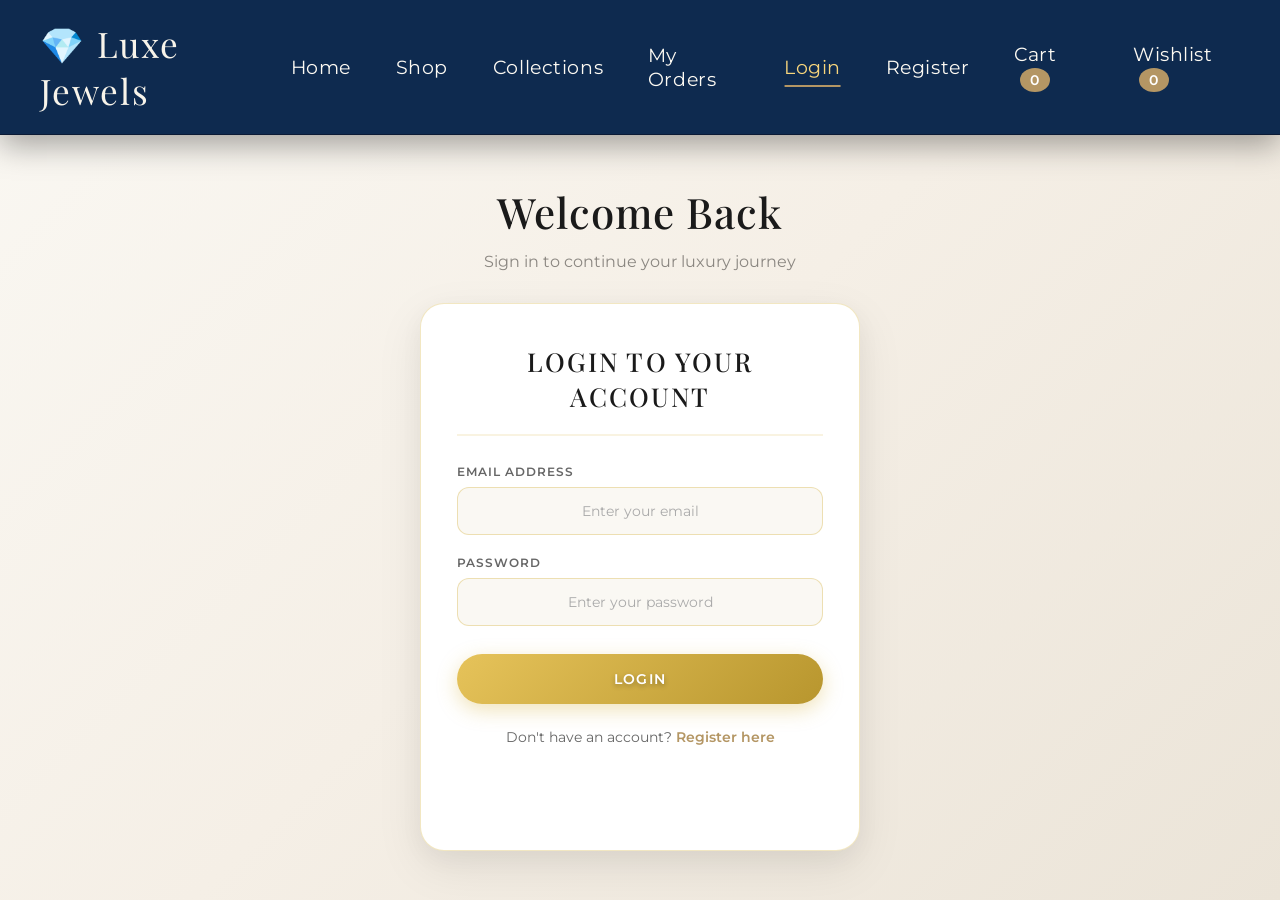
<file: admin-users.html>
<!DOCTYPE html>
<html lang="en">
<head>
    <meta charset="UTF-8" />
    <meta name="viewport" content="width=device-width, initial-scale=1.0" />
    <title>Admin Users - Luxe Jewels</title>
    <link rel="stylesheet" href="css/admin-dashboard.css" />
</head>
<body>
    <nav class="navbar">
        <div class="nav-container">
            <div class="logo">
                <h1>💎 Luxe Jewels</h1>
            </div>
            <ul class="nav-menu" id="navMenu">
                <li><a href="index.html">Storefront</a></li>
                <li><a href="admin-dashboard.html">Dashboard</a></li>
                <li><a href="admin-users.html" class="active">Users</a></li>
                <li id="logoutItem"><a href="#" id="logoutLink">Logout</a></li>
            </ul>
        </div>
    </nav>

    <section class="dash-section">
        <div class="container">
            <div class="dash-header">
                <div>
                    <h2 class="section-title">Admin User Management</h2>
                    <p class="muted" id="adminWelcome">Manage admins and customers</p>
                </div>
                <div class="dash-actions">
                    <button class="btn btn-primary" id="btnOpenCreateUser">➕ Create User / Admin</button>
                </div>
            </div>

            <div id="adminMessage" class="message" style="display: none;"></div>

            <div class="panel">
                <div class="panel-header">
                    <h3>👥 All Users</h3>
                </div>
                <div class="table-wrap">
                    <table class="dash-table">
                        <thead>
                            <tr>
                                <th>Name</th>
                                <th>Email</th>
                                <th>Role</th>
                                <th>Created</th>
                            </tr>
                        </thead>
                        <tbody id="usersTbody">
                            <tr><td colspan="4">Loading users...</td></tr>
                        </tbody>
                    </table>
                </div>
            </div>
        </div>
    </section>

    <!-- Create User Modal -->
    <div class="modal" id="createUserModal">
        <div class="modal-content">
            <div class="modal-header">
                <h2>Create User / Admin</h2>
                <button class="close-modal" id="closeCreateUserModal">×</button>
            </div>
            <form id="createUserForm">
                <div class="form-group">
                    <label for="userName">Full Name *</label>
                    <input type="text" id="userName" class="form-control" required />
                </div>
                <div class="form-group">
                    <label for="userEmail">Email *</label>
                    <input type="email" id="userEmail" class="form-control" required />
                </div>
                <div class="form-group">
                    <label for="userPassword">Password *</label>
                    <input type="password" id="userPassword" class="form-control" required />
                </div>
                <div class="form-group">
                    <label for="userRole">Role *</label>
                    <select id="userRole" class="form-control" required>
                        <option value="USER">Customer</option>
                        <option value="ADMIN">Admin</option>
                    </select>
                </div>
                <button type="submit" class="btn btn-primary" style="width: 100%; margin-top: 1rem;">
                    Create
                </button>
            </form>
        </div>
    </div>

    <script src="js/api.js"></script>
    <script src="js/admin-users.js"></script>
</body>
</html>
</file>
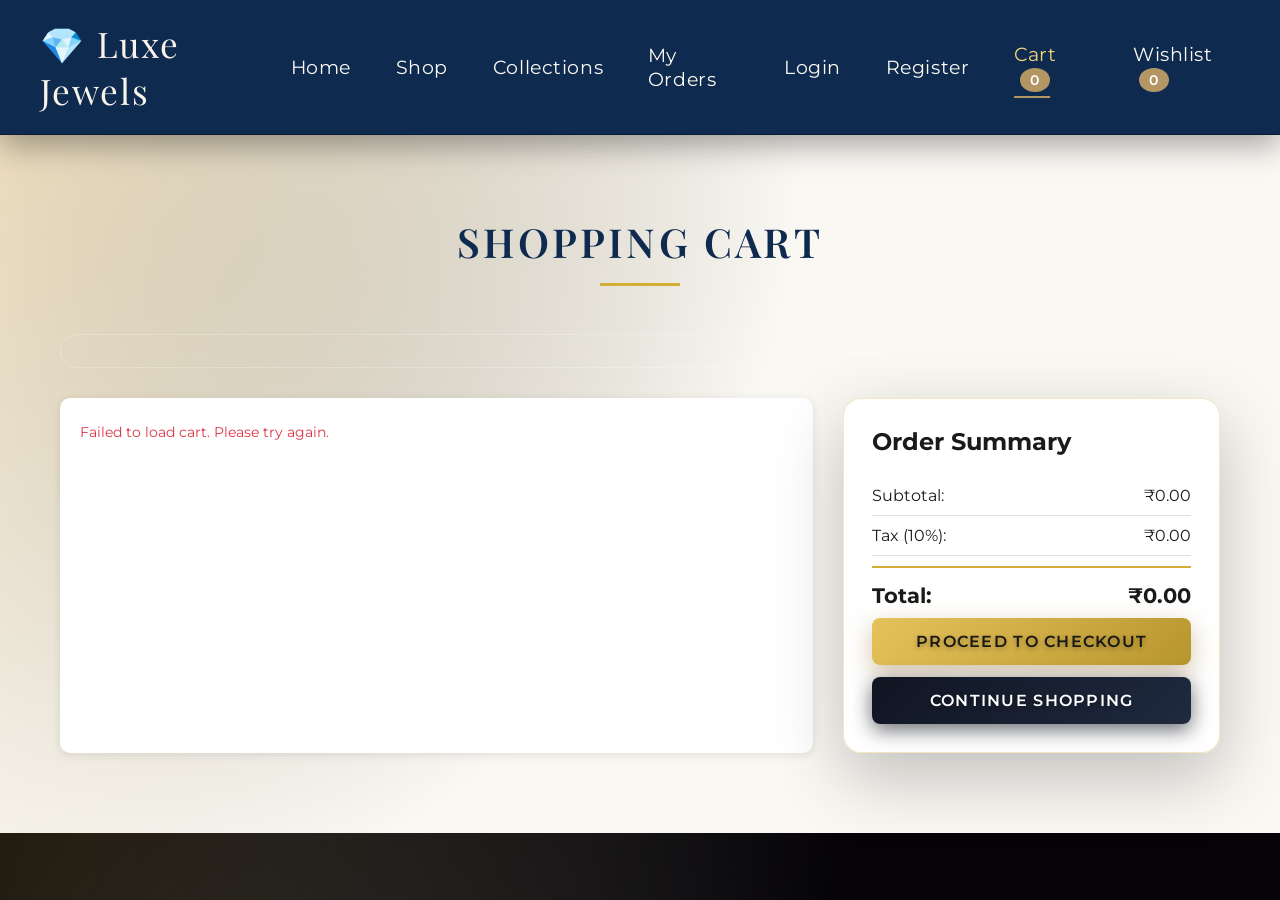
<file: cart.html>
<!DOCTYPE html>
<html lang="en">
<head>
    <meta charset="UTF-8">
    <meta name="viewport" content="width=device-width, initial-scale=1.0">
    <title>Cart - Luxe Jewels</title>
    <link rel="stylesheet" href="css/style.css">
</head>
<body>
    <!-- Navigation Bar -->
    <nav class="navbar">
        <div class="nav-container">
            <div class="logo">
                <h1>💎 Luxe Jewels</h1>
            </div>
            <ul class="nav-menu" id="navMenu">
                <li><a href="index.html">Home</a></li>
                <li><a href="products.html">Shop</a></li>
                <li><a href="products.html">Collections</a></li>
                <li id="dashboardItem" style="display:none;"><a href="user-dashboard.html" id="dashboardLink">Dashboard</a></li>
                <li><a href="user-dashboard.html" id="myOrdersLink">My Orders</a></li>
                <li><a href="login.html" id="loginLink">Login</a></li>
                <li><a href="register.html" id="registerLink">Register</a></li>
                <li><a href="cart.html" class="active" id="cartLink">Cart <span class="cart-count" id="cartCount">0</span></a></li>
                <li><a href="wishlist.html" id="wishlistLink">Wishlist <span class="wishlist-count" id="wishlistCount">0</span></a></li>
                <li id="logoutItem" style="display: none;"><a href="#" id="logoutLink">Logout</a></li>
            </ul>
            <div class="hamburger" id="hamburger">
                <span></span>
                <span></span>
                <span></span>
            </div>
        </div>
    </nav>

    <!-- Cart Section -->
    <section class="cart-section">
        <div class="container">
            <h2 class="section-title">Shopping Cart</h2>
            
            <div id="cartMessage" class="message"></div>
            
            <div class="cart-container">
                <div class="cart-items" id="cartItems">
                    <!-- Cart items will be loaded dynamically -->
                    <p class="loading">Loading cart...</p>
                </div>
                
                <div class="cart-summary">
                    <h3>Order Summary</h3>
                    <div class="summary-item">
                        <span>Subtotal:</span>
                        <span id="subtotal">₹0.00</span>
                    </div>
                    <div class="summary-item">
                        <span>Tax (10%):</span>
                        <span id="tax">₹0.00</span>
                    </div>
                    <div class="summary-item total">
                        <span>Total:</span>
                        <span id="total">₹0.00</span>
                    </div>
                    <a href="checkout.html" class="btn btn-primary btn-block btn-checkout" id="checkoutBtn">Proceed to Checkout</a>
                    <a href="products.html" class="btn btn-continue-shopping btn-block">Continue Shopping</a>
                </div>
            </div>
        </div>
    </section>

    <script src="js/api.js"></script>
    <script src="js/main.js"></script>
    <script>
        // Load cart items on page load
        document.addEventListener('DOMContentLoaded', function() {
            checkAuthStatus();
            loadCart();
            updateCartCount();
            updateWishlistCount();
        });

        // Load cart items from backend
        async function loadCart() {
            try {
                const cartItems = await fetchCartItems();
                displayCartItems(cartItems);
                updateCartSummary(cartItems);
            } catch (error) {
                console.error('Error loading cart:', error);
                if (error && error.status === 401) {
                    document.getElementById('cartItems').innerHTML =
                        '<p class="error-message">Please <a href="login.html">login</a> to view your cart.</p>';
                    document.getElementById('checkoutBtn').style.display = 'none';
                    return;
                }
                document.getElementById('cartItems').innerHTML = 
                    '<p class="error-message">Failed to load cart. Please try again.</p>';
            }
        }

    //     // Display cart items
    //     function displayCartItems(items) {
    // const cartItemsDiv = document.getElementById('cartItems');
    
    // if (items.length === 0) {
    //     cartItemsDiv.innerHTML = '<p class="no-products">Your cart is empty. <a href="products.html">Start shopping!</a></p>';
    //     document.getElementById('checkoutBtn').style.display = 'none';
    //     return;
    // }

    // document.getElementById('checkoutBtn').style.display = 'block';

    // cartItemsDiv.innerHTML = items.map(item => {
    //     // ADD THIS CHECK
    //     if (!item.product) {
    //         console.error('Product is null for cart item:', item);
    //         return ''; // Skip this item
    //     }
        
    //     return `
    //     <div class="cart-item">
    //         <div class="cart-item-image">
    //             <img src="${item.product.imageUrl || 'https://via.placeholder.com/150x150?text=Jewellery'}" alt="${item.product.name}">
    //         </div>
    //         <div class="cart-item-details">
    //             <h3>${item.product.name}</h3>
    //             <p class="cart-item-category">${item.product.category}</p>
    //             <p class="cart-item-price">₹${item.product.price.toFixed(2)}</p>
    //         </div>
    //         <div class="cart-item-controls">
    //             <div class="quantity-controls">
    //                 <button onclick="updateQuantity('${item.id}', ${item.quantity - 1})" class="qty-btn">-</button>
    //                 <span class="quantity">${item.quantity}</span>
    //                 <button onclick="updateQuantity('${item.id}', ${item.quantity + 1})" class="qty-btn">+</button>
    //             </div>
    //             <button onclick="removeFromCart('${item.id}')" class="btn btn-remove">Remove</button>
    //         </div>
    //         <div class="cart-item-total">
    //             <p>₹${(item.product.price * item.quantity).toFixed(2)}</p>
    //         </div>
    //     </div>
    // `}).join('');}
// Display cart items
function displayCartItems(items) {
    const cartItemsDiv = document.getElementById('cartItems');
    
    if (items.length === 0) {
        cartItemsDiv.innerHTML = '<p class="no-products">Your cart is empty. <a href="products.html">Start shopping!</a></p>';
        document.getElementById('checkoutBtn').style.display = 'none';
        return;
    }

    document.getElementById('checkoutBtn').style.display = 'block';

    cartItemsDiv.innerHTML = items.map(item => {
        // SAFETY CHECK - Skip items with null products
        if (!item.product) {
            console.error('Product is null for cart item:', item);
            return ''; // Skip this item
        }
        
        return `
        <div class="cart-item">
            <div class="cart-item-image">
                <img src="${item.product.imageUrl || 'https://via.placeholder.com/150x150?text=Jewellery'}" alt="${item.product.name}">
            </div>
            <div class="cart-item-details">
                <h3>${item.product.name}</h3>
                <p class="cart-item-category">${item.product.category}</p>
                <p class="cart-item-price">₹${item.product.price.toFixed(2)}</p>
            </div>
            <div class="cart-item-controls">
                <div class="quantity-controls">
                    <button onclick="updateQuantity('${item.id}', ${item.quantity - 1})" class="qty-btn">-</button>
                    <span class="quantity">${item.quantity}</span>
                    <button onclick="updateQuantity('${item.id}', ${item.quantity + 1})" class="qty-btn">+</button>
                </div>
                <button onclick="removeFromCart('${item.id}')" class="btn btn-remove">Remove</button>
            </div>
            <div class="cart-item-total">
                <p>₹${(item.product.price * item.quantity).toFixed(2)}</p>
            </div>
        </div>
    `}).filter(Boolean).join(''); // Filter out empty strings
}

        // Update quantity
        async function updateQuantity(cartItemId, newQuantity) {
            if (newQuantity < 1) {
                removeFromCart(cartItemId);
                return;
            }

            try {
                await updateCartItemQuantity(cartItemId, newQuantity);
                showMessage('Cart updated successfully!', 'success');
                if (typeof dispatchDataChanged === 'function') dispatchDataChanged();
                await loadCart();
                await updateCartCount();
            } catch (error) {
                console.error('Error updating quantity:', error);
                showMessage('Failed to update cart. Please try again.', 'error');
            }
        }

        // Remove item from cart
        async function removeFromCart(cartItemId) {
            try {
                await removeCartItem(cartItemId);
                showMessage('Item removed from cart', 'success');
                if (typeof dispatchDataChanged === 'function') dispatchDataChanged();
                await loadCart();
                await updateCartCount();
            } catch (error) {
                console.error('Error removing item:', error);
                showMessage('Failed to remove item. Please try again.', 'error');
            }
        }

        // Update cart summary
        function updateCartSummary(items) {
            const subtotal = items.reduce((sum, item) => {
                // Safety check for null product
                if (!item.product) return sum;
                return sum + (item.product.price * item.quantity);
            }, 0);
            
            const tax = subtotal * 0.10; // 10% tax
            const total = subtotal + tax;

            document.getElementById('subtotal').textContent = `₹${subtotal.toFixed(2)}`;
            document.getElementById('tax').textContent = `₹${tax.toFixed(2)}`;
            document.getElementById('total').textContent = `₹${total.toFixed(2)}`;
        }

        // Show message
        function showMessage(message, type) {
            const messageDiv = document.getElementById('cartMessage');
            messageDiv.className = `message ${type}`;
            messageDiv.textContent = message;
            setTimeout(() => {
                messageDiv.textContent = '';
                messageDiv.className = 'message';
            }, 3000);
        }
    </script>
</body>
</html>
</file>
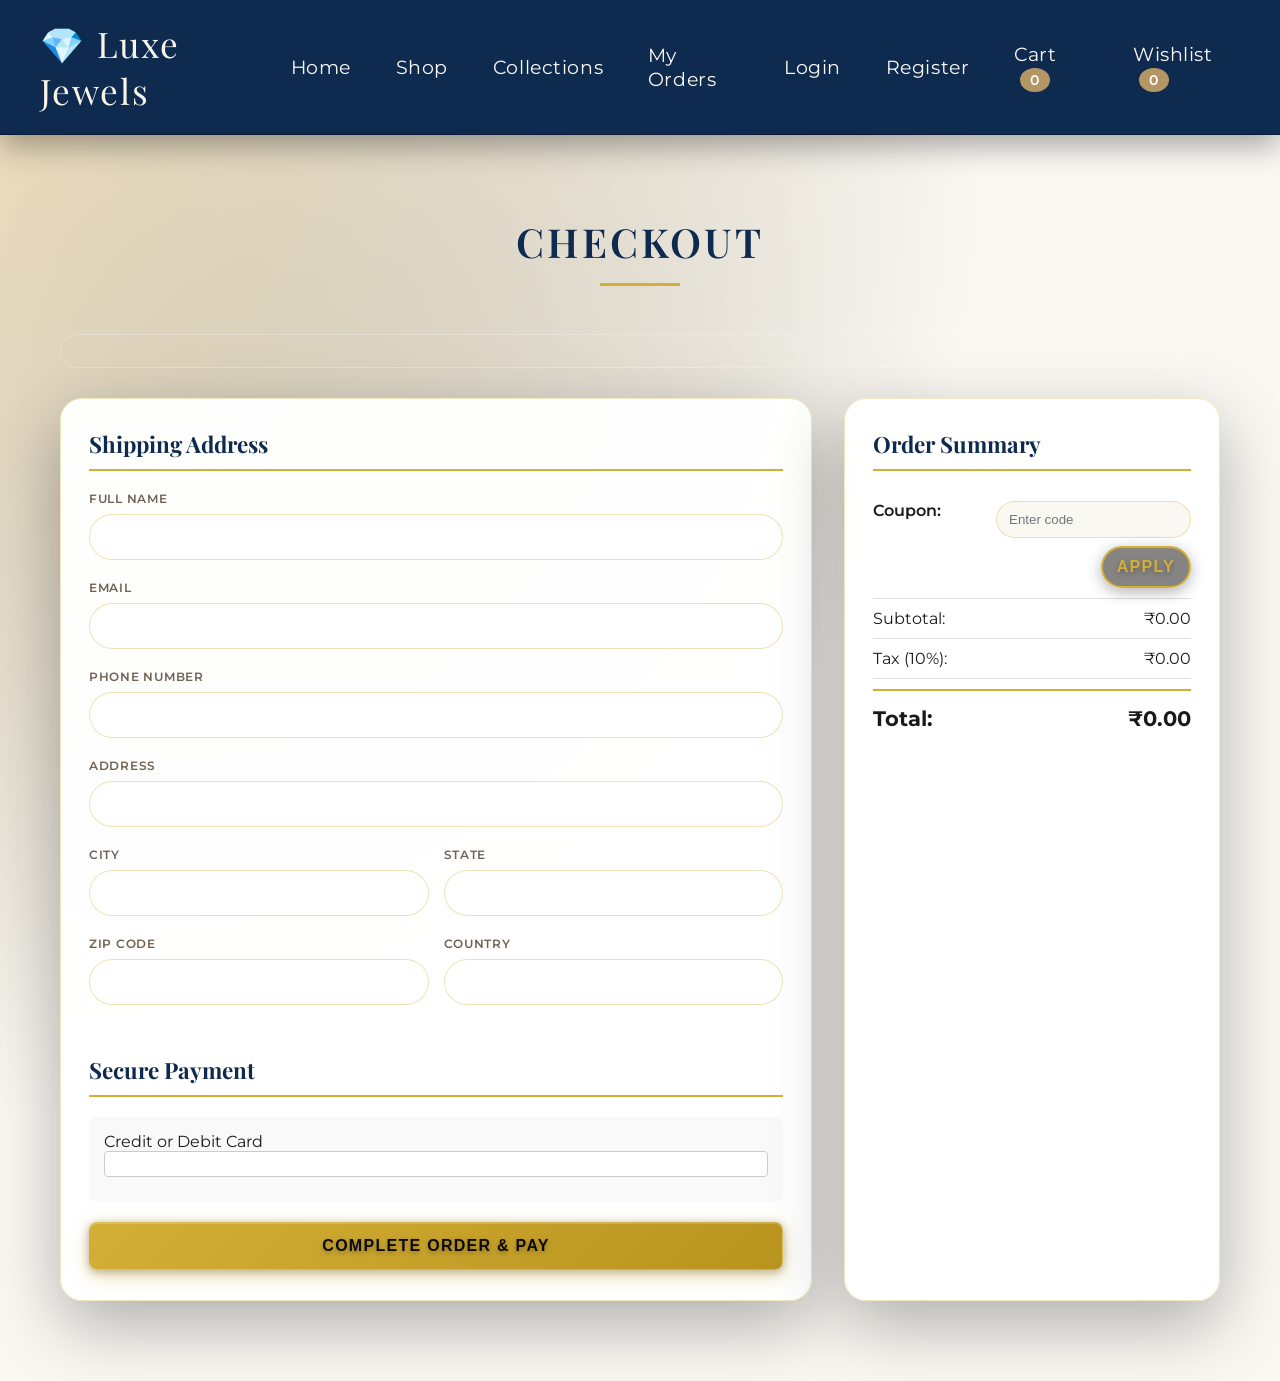
<file: checkout.html>
<!DOCTYPE html>
<html lang="en">
<head>
    <meta charset="UTF-8">
    <meta name="viewport" content="width=device-width, initial-scale=1.0">
    <title>Checkout - Luxe Jewels</title>
    <link rel="stylesheet" href="css/style.css">
    <script src="https://js.stripe.com/v3/"></script>
    <style>
        /* Style for Stripe Element */
        #card-element {
            background-color: white;
            padding: 12px;
            border-radius: 4px;
            border: 1px solid #ccc;
            margin-bottom: 10px;
        }
        .stripe-container {
            margin-top: 20px;
            padding: 15px;
            background: #f9f9f9;
            border-radius: 8px;
        }
    </style>
</head>
<body>
    <nav class="navbar">
        <div class="nav-container">
            <div class="logo">
                <h1>💎 Luxe Jewels</h1>
            </div>
            <ul class="nav-menu" id="navMenu">
                <li><a href="index.html">Home</a></li>
                <li><a href="products.html">Shop</a></li>
                <li><a href="products.html">Collections</a></li>
                <li id="dashboardItem" style="display:none;"><a href="user-dashboard.html" id="dashboardLink">Dashboard</a></li>
                <li><a href="user-dashboard.html" id="myOrdersLink">My Orders</a></li>
                <li><a href="login.html" id="loginLink">Login</a></li>
                <li><a href="register.html" id="registerLink">Register</a></li>
                <li><a href="cart.html" id="cartLink">Cart <span class="cart-count" id="cartCount">0</span></a></li>
                <li><a href="wishlist.html" id="wishlistLink">Wishlist <span class="wishlist-count" id="wishlistCount">0</span></a></li>
                <li id="logoutItem" style="display: none;"><a href="#" id="logoutLink">Logout</a></li>
            </ul>
        </div>
    </nav>

    <section class="checkout-section">
        <div class="container">
            <h2 class="section-title">Checkout</h2>
            <div id="checkoutMessage" class="message"></div>

            <div class="checkout-container">
                <div class="checkout-form-section">
                    <h3>Shipping Address</h3>
                    <form id="checkoutForm" class="checkout-form">
                        <div class="form-group">
                            <label for="fullName">Full Name</label>
                            <input type="text" id="fullName" name="fullName" required>
                        </div>
                        <div class="form-group">
                            <label for="email">Email</label>
                            <input type="email" id="email" name="email" required>
                        </div>
                        <div class="form-group">
                            <label for="phone">Phone Number</label>
                            <input type="tel" id="phone" name="phone" required>
                        </div>
                        <div class="form-group">
                            <label for="address">Address</label>
                            <input type="text" id="address" name="address" required>
                        </div>
                        <div class="form-row">
                            <div class="form-group">
                                <label for="city">City</label>
                                <input type="text" id="city" name="city" required>
                            </div>
                            <div class="form-group">
                                <label for="state">State</label>
                                <input type="text" id="state" name="state" required>
                            </div>
                        </div>
                        <div class="form-row">
                            <div class="form-group">
                                <label for="zipCode">Zip Code</label>
                                <input type="text" id="zipCode" name="zipCode" required>
                            </div>
                            <div class="form-group">
                                <label for="country">Country</label>
                                <input type="text" id="country" name="country" required>
                            </div>
                        </div>

                        <h3 style="margin-top: 30px;">Secure Payment</h3>
                        <div class="stripe-container">
                            <label for="card-element">Credit or Debit Card</label>
                            <div id="card-element">
                                </div>
                            <div id="card-errors" role="alert" style="color: red; margin-top: 10px;"></div>
                        </div>

                        <button type="submit" id="submit-button" class="btn btn-primary btn-block" style="margin-top: 20px;">Complete Order & Pay</button>
                    </form>
                </div>

                <div class="order-summary-section">
                    <h3>Order Summary</h3>
                    <div id="orderItems"></div>
                    <div class="summary-item" style="margin-top: 12px;">
                        <span style="font-weight:600;">Coupon:</span>
                        <span style="display:flex;gap:8px;align-items:center;justify-content:flex-end;flex-wrap:wrap;">
                            <input id="couponCode" placeholder="Enter code" style="padding:10px 12px;border:1px solid rgba(212,175,55,0.35);border-radius:999px;background:#faf8f3;min-width:160px;">
                            <button type="button" id="applyCouponBtn" class="btn btn-secondary" style="padding:10px 14px;border-radius:999px;">Apply</button>
                        </span>
                    </div>
                    <div class="summary-item" id="discountRow" style="display:none;">
                        <span>Discount:</span>
                        <span id="orderDiscount">-₹0.00</span>
                    </div>
                    <div class="summary-item">
                        <span>Subtotal:</span>
                        <span id="orderSubtotal">₹0.00</span>
                    </div>
                    <div class="summary-item">
                        <span>Tax (10%):</span>
                        <span id="orderTax">₹0.00</span>
                    </div>
                    <div class="summary-item total">
                        <span>Total:</span>
                        <span id="orderTotal">₹0.00</span>
                    </div>
                </div>
            </div>
        </div>
    </section>

    <script src="js/api.js"></script>
    <script src="js/main.js"></script>
    <script>
        // 3. Initialize Stripe Elements
        const stripe = Stripe('pk_test_51Sx0Ic6suWqdRwXwW7pYoSFyzCjke4dlWOTlXQIVXpezMIs0t4fGHVkuxMH1bV7UgNJAVB0mpNUdN4v94CDLfkVO00gb14pfAB');
        const elements = stripe.elements();
        
        // Custom styling for Stripe element
        const style = {
            base: {
                fontSize: '16px',
                color: '#32325d',
            }
        };

        const card = elements.create('card', {style: style});
        card.mount('#card-element');

        // Handle real-time validation errors from the card Element.
        card.addEventListener('change', function(event) {
            const displayError = document.getElementById('card-errors');
            if (event.error) {
                displayError.textContent = event.error.message;
            } else {
                displayError.textContent = '';
            }
        });

        document.addEventListener('DOMContentLoaded', function() {
            checkAuthStatus();
            loadOrderSummary();
            updateCartCount();
            updateWishlistCount();
        });

        async function loadOrderSummary() {
            try {
                const cartItems = await fetchCartItems();
                displayOrderSummary(cartItems);
            } catch (error) {
                if (error && error.status === 401) {
                    window.location.href = 'login.html';
                    return;
                }
                showMessage('Failed to load order summary.', 'error');
            }
        }

        let appliedCouponCode = null;
        let appliedDiscount = 0;

        function displayOrderSummary(items) {
            // Filter out items with missing product data to prevent 0.00 calculation errors
            const validItems = items.filter(item => item && item.product && item.product.price != null);

            const orderItemsDiv = document.getElementById('orderItems');
            
            if (validItems.length === 0) {
                 // If cart is empty or has only invalid items, redirect to cart
                 if (items.length > 0) {
                     console.warn("Cart contains invalid items (deleted products?)");
                 }
                 // Only redirect if truly empty to avoid loop if user stays on page
                 if (items.length === 0) {
                    window.location.href = 'cart.html';
                    return;
                 }
            }

            orderItemsDiv.innerHTML = validItems.map(item => `
                <div class="order-item">
                    <div class="order-item-info">
                        <h4>${item.product.name}</h4>
                        <p>Quantity: ${item.quantity}</p>
                    </div>
                    <div class="order-item-price">₹${(item.product.price * item.quantity).toFixed(2)}</div>
                </div>
            `).join('');

            const subtotal = validItems.reduce((sum, item) => sum + (item.product.price * item.quantity), 0);
            const discountedSubtotal = Math.max(subtotal - (appliedDiscount || 0), 0);
            const tax = discountedSubtotal * 0.10;
            const total = discountedSubtotal + tax;

            document.getElementById('orderSubtotal').textContent = `₹${subtotal.toFixed(2)}`;
            const discountRow = document.getElementById('discountRow');
            if (appliedDiscount > 0) {
                discountRow.style.display = 'flex';
                document.getElementById('orderDiscount').textContent = `-₹${Number(appliedDiscount).toFixed(2)}`;
            } else {
                discountRow.style.display = 'none';
                document.getElementById('orderDiscount').textContent = `-₹0.00`;
            }
            document.getElementById('orderTax').textContent = `₹${tax.toFixed(2)}`;
            document.getElementById('orderTotal').textContent = `₹${total.toFixed(2)}`;
        }

        document.getElementById('applyCouponBtn').addEventListener('click', async function() {
            const code = document.getElementById('couponCode').value.trim();
            if (!code) {
                appliedCouponCode = null;
                appliedDiscount = 0;
                await loadOrderSummary();
                return;
            }
            try {
                const resp = await applyCoupon(code);
                appliedCouponCode = resp.code;
                appliedDiscount = Number(resp.discountAmount || 0);
                await loadOrderSummary();
                showMessage(`Coupon applied: ${appliedCouponCode}`, 'success');
            } catch (error) {
                appliedCouponCode = null;
                appliedDiscount = 0;
                await loadOrderSummary();
                showMessage(error && error.message ? error.message : 'Invalid coupon', 'error');
            }
        });

        // 4. Handle Form Submission with Stripe Token
        document.getElementById('checkoutForm').addEventListener('submit', async function(e) {
            e.preventDefault();
            const submitBtn = document.getElementById('submit-button');
            submitBtn.disabled = true;
            submitBtn.textContent = "Processing...";

            const shippingAddress = {
                fullName: document.getElementById('fullName').value.trim(),
                email: document.getElementById('email').value.trim(),
                phone: document.getElementById('phone').value.trim(),
                address: document.getElementById('address').value.trim(),
                city: document.getElementById('city').value.trim(),
                state: document.getElementById('state').value.trim(),
                zipCode: document.getElementById('zipCode').value.trim(),
                country: document.getElementById('country').value.trim()
            };

            try {
                // Step A: Create Order
                const orderResponse = (typeof createOrderWithCoupon === 'function')
                    ? await createOrderWithCoupon(shippingAddress, appliedCouponCode)
                    : await createOrder(shippingAddress);
                
                if (orderResponse.success) {
                    const orderId = orderResponse.orderId;

                    // Step B: Create Stripe Token
                    const result = await stripe.createToken(card);

                    if (result.error) {
                        showMessage(result.error.message, 'error');
                        submitBtn.disabled = false;
                        submitBtn.textContent = "Complete Order & Pay";
                    } else {
                        // Step C: Send Token to Backend
                        const paymentResult = await processPayment(orderId, result.token.id);
                        
                        if (paymentResult.success) {
                            showMessage('Payment Successful! Order Placed.', 'success');

                            // ✅ refresh navbar badge (Cart is already cleared by backend)
                            if (typeof updateCartCount === "function") {
                                updateCartCount();
                            }
                            if (typeof dispatchDataChanged === "function") {
                                dispatchDataChanged();
                            }

                            // ✅ keep user logged in — just go home
                            setTimeout(() => {
                                window.location.href = 'index.html';
                            }, 2000);
                        }
 else {
                            showMessage('Payment failed: ' + paymentResult.message, 'error');
                            submitBtn.disabled = false;
                        }
                    }
                } else {
                    showMessage('Failed to create order.', 'error');
                    submitBtn.disabled = false;
                }
            } catch (error) {
                console.error('Checkout error:', error);
                showMessage('An error occurred. Please try again.', 'error');
                submitBtn.disabled = false;
            }
        });

        function showMessage(message, type) {
            const messageDiv = document.getElementById('checkoutMessage');
            messageDiv.className = `message ${type}`;
            messageDiv.textContent = message;
            window.scrollTo(0,0);
        }
    </script>
</body>
</html>
</file>
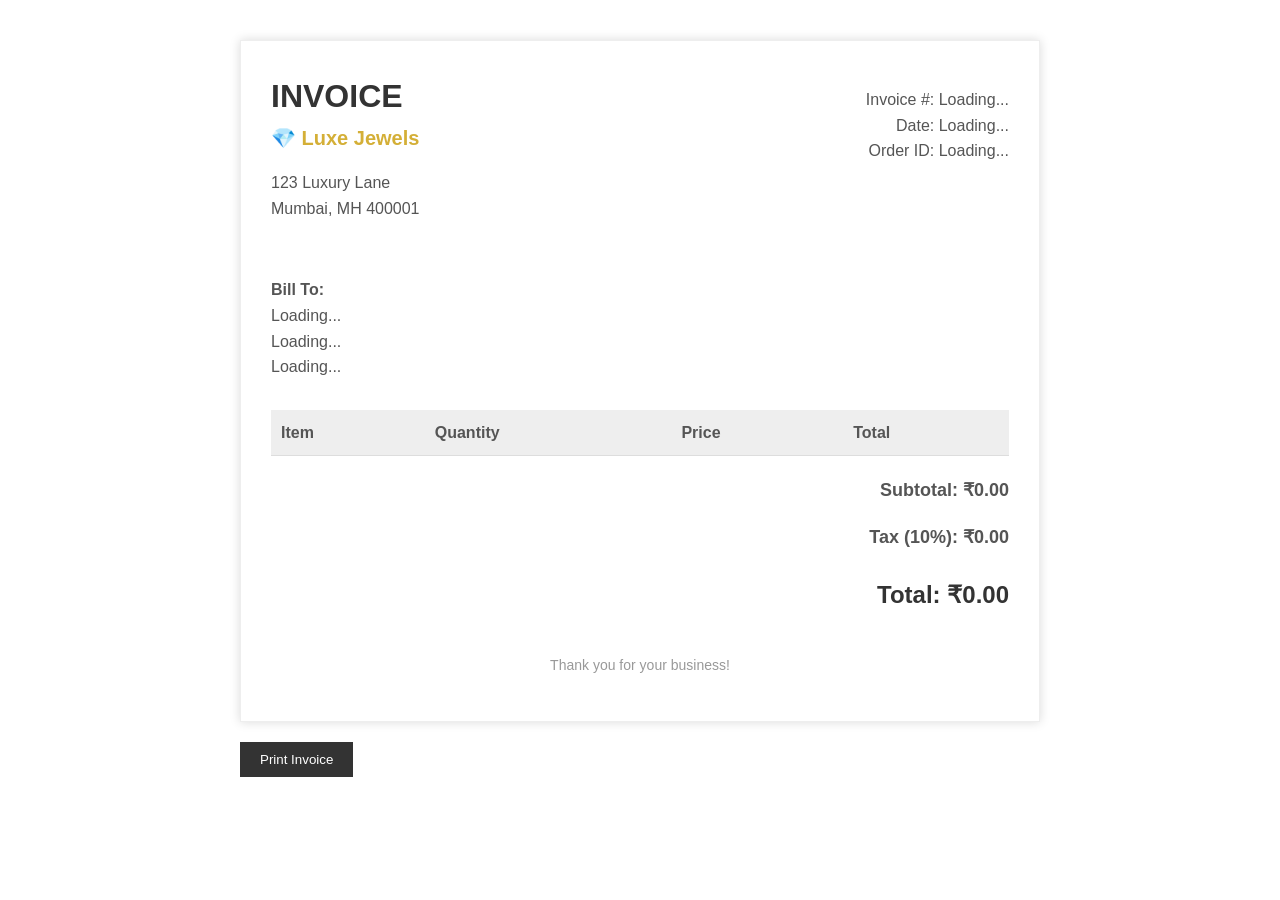
<file: invoice.html>
<!DOCTYPE html>
<html lang="en">
<head>
    <meta charset="UTF-8">
    <meta name="viewport" content="width=device-width, initial-scale=1.0">
    <title>Invoice - Luxe Jewels</title>
    <style>
        body {
            font-family: 'Helvetica Neue', Helvetica, Arial, sans-serif;
            color: #555;
            line-height: 1.6;
            padding: 40px;
            max-width: 800px;
            margin: 0 auto;
        }
        .invoice-box {
            border: 1px solid #eee;
            box-shadow: 0 0 10px rgba(0, 0, 0, 0.15);
            padding: 30px;
            font-size: 16px;
        }
        .invoice-header {
            display: flex;
            justify-content: space-between;
            margin-bottom: 40px;
        }
        .invoice-title {
            font-size: 32px;
            color: #333;
            font-weight: bold;
        }
        .invoice-meta {
            text-align: right;
        }
        .invoice-table {
            width: 100%;
            border-collapse: collapse;
            margin-bottom: 20px;
        }
        .invoice-table th {
            text-align: left;
            background: #eee;
            padding: 10px;
            border-bottom: 1px solid #ddd;
        }
        .invoice-table td {
            padding: 10px;
            border-bottom: 1px solid #eee;
        }
        .total-section {
            text-align: right;
            margin-top: 20px;
            font-size: 18px;
            font-weight: bold;
        }
        .print-btn {
            background: #333;
            color: #fff;
            border: none;
            padding: 10px 20px;
            cursor: pointer;
            margin-top: 20px;
        }
        @media print {
            .print-btn { display: none; }
            .invoice-box { box-shadow: none; border: none; }
        }
    </style>
</head>
<body>

<div class="invoice-box" id="invoiceContent">
    <div class="invoice-header">
        <div>
            <div class="invoice-title">INVOICE</div>
            <div style="color: #D4AF37; font-size: 20px; font-weight: bold;">💎 Luxe Jewels</div>
            <p>123 Luxury Lane<br>Mumbai, MH 400001</p>
        </div>
        <div class="invoice-meta">
            <p>
                Invoice #: <span id="invoiceId">Loading...</span><br>
                Date: <span id="invoiceDate">Loading...</span><br>
                Order ID: <span id="orderId">Loading...</span>
            </p>
        </div>
    </div>

    <div style="margin-bottom: 30px;">
        <strong>Bill To:</strong><br>
        <span id="customerName">Loading...</span><br>
        <span id="customerEmail">Loading...</span><br>
        <span id="customerAddress">Loading...</span>
    </div>

    <table class="invoice-table">
        <thead>
            <tr>
                <th>Item</th>
                <th>Quantity</th>
                <th>Price</th>
                <th>Total</th>
            </tr>
        </thead>
        <tbody id="invoiceItems">
            <!-- Items will be populated here -->
        </tbody>
    </table>

    <div class="total-section">
        <p>Subtotal: <span id="subtotal">₹0.00</span></p>
        <p>Tax (10%): <span id="tax">₹0.00</span></p>
        <p style="font-size: 24px; color: #333;">Total: <span id="total">₹0.00</span></p>
    </div>

    <div style="margin-top: 40px; text-align: center; color: #999; font-size: 14px;">
        <p>Thank you for your business!</p>
    </div>
</div>

<button class="print-btn" onclick="window.print()">Print Invoice</button>

<script src="js/api.js"></script>
<script src="js/invoice.js"></script>
</body>
</html>
</file>
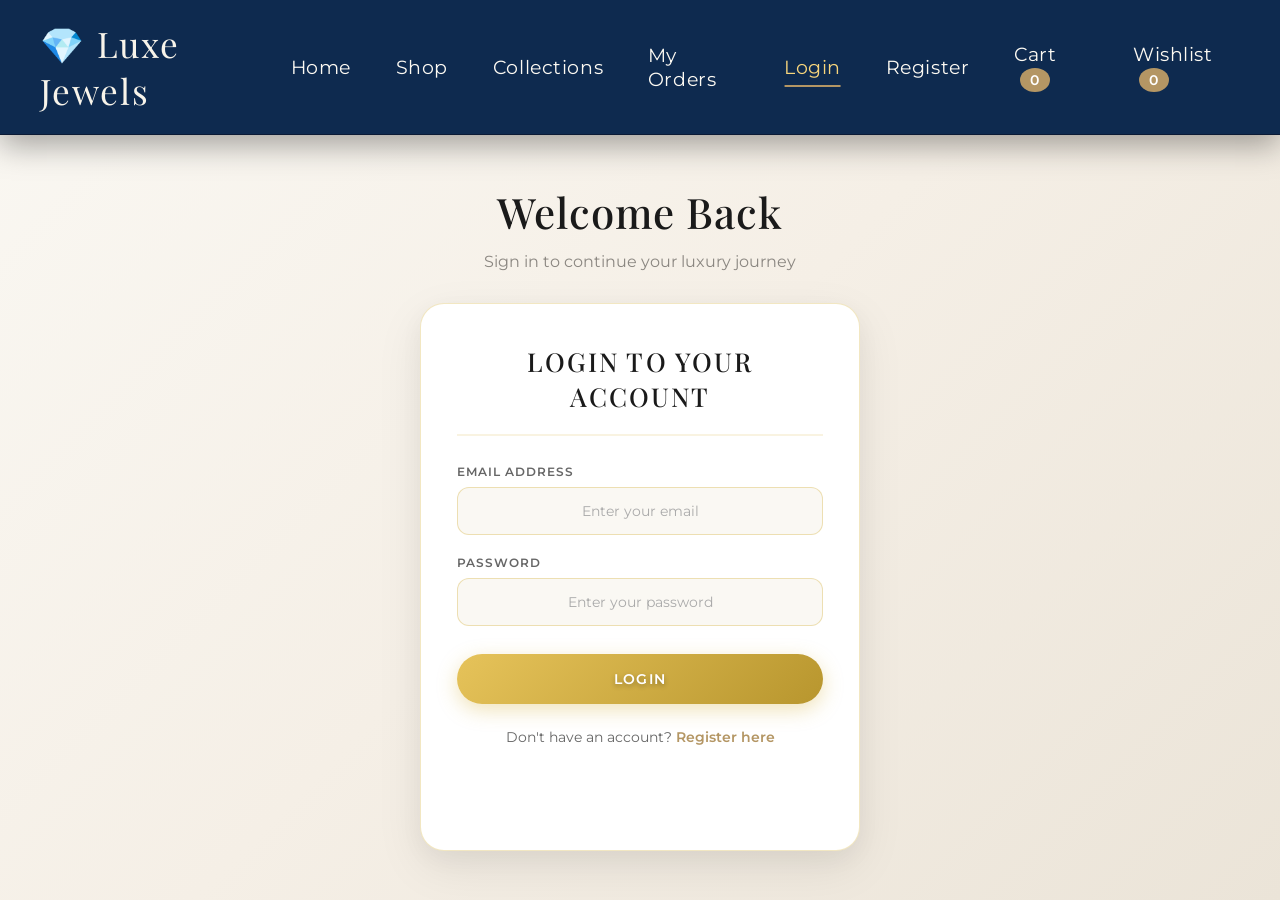
<file: login.html>
<!DOCTYPE html>
<html lang="en">
<head>
    <meta charset="UTF-8">
    <meta name="viewport" content="width=device-width, initial-scale=1.0">
    <title>Login - Luxe Jewels</title>
    <link rel="stylesheet" href="css/style.css">
    <link href="https://fonts.googleapis.com/css2?family=Montserrat:wght@300;400;500;600;700&family=Playfair+Display:wght@400;500;600;700&display=swap" rel="stylesheet">
    <style>
        @import url('https://fonts.googleapis.com/css2?family=Montserrat:wght@300;400;500;600;700&family=Playfair+Display:wght@400;500;600;700&display=swap');
        
        html { scroll-behavior: smooth; }
        
        * {
            font-family: 'Montserrat', sans-serif;
        }
        
        h1, h2, h3, h4, h5, h6 {
            font-family: 'Playfair Display', serif;
        }
        
        body {
            background: linear-gradient(135deg, #faf8f3 0%, #f5efe6 50%, #ebe4d8 100%);
            min-height: 100vh;
            display: flex;
            flex-direction: column;
        }
        
        /* Center everything */
        .auth-wrapper {
            flex: 1;
            display: flex;
            align-items: center;
            justify-content: center;
            padding: 40px 20px;
        }
        
        .auth-header {
            text-align: center;
            margin-bottom: 32px;
        }
        
        .auth-header h2 {
            font-family: 'Playfair Display', serif;
            font-size: 42px;
            font-weight: 500;
            color: #1a1a1a;
            margin: 0 0 12px 0;
            letter-spacing: 0.02em;
        }
        
        .auth-header p {
            font-family: 'Montserrat', sans-serif;
            font-size: 16px;
            color: #8a8680;
            margin: 0;
        }
        
        .auth-container {
            max-width: 440px;
            width: 100%;
            margin: 0 auto;
            background: #ffffff;
            border: 1px solid rgba(212, 175, 55, 0.3);
            border-radius: 24px;
            padding: 40px 36px;
            box-shadow: 0 16px 48px rgba(0, 0, 0, 0.08), 0 8px 24px rgba(0, 0, 0, 0.04);
            text-align: center;
        }
        
        .auth-container h2 {
            font-family: 'Playfair Display', serif;
            font-size: 26px;
            font-weight: 500;
            color: #1a1a1a;
            text-align: center;
            margin: 0 0 28px 0;
            padding-bottom: 20px;
            border-bottom: 2px solid rgba(212, 175, 55, 0.15);
        }
        
        .form-group {
            margin-bottom: 20px;
            text-align: left;
        }
        
        .form-group label {
            display: block;
            font-family: 'Montserrat', sans-serif;
            font-size: 12px;
            font-weight: 600;
            color: #666;
            margin-bottom: 8px;
            text-transform: uppercase;
            letter-spacing: 0.08em;
            text-align: left;
        }
        
        .form-group input {
            width: 100%;
            padding: 14px 16px;
            border: 1px solid rgba(212, 175, 55, 0.35);
            border-radius: 12px;
            background: #faf8f3;
            font-family: 'Montserrat', sans-serif;
            font-size: 14px;
            color: #333;
            transition: all 0.3s ease;
            text-align: center;
        }
        
        .form-group input:focus {
            outline: none;
            border-color: rgba(212, 175, 55, 0.8);
            box-shadow: 0 0 0 3px rgba(212, 175, 55, 0.12);
            background: #fff;
        }
        
        .form-group input::placeholder {
            color: #aaa;
        }
        
        .btn-primary {
            width: 100%;
            padding: 16px 32px;
            background: linear-gradient(135deg, #e6c35a 0%, #b8962e 100%);
            color: #fff;
            border: none;
            border-radius: 30px;
            font-family: 'Montserrat', sans-serif;
            font-size: 14px;
            font-weight: 600;
            text-transform: uppercase;
            letter-spacing: 0.1em;
            cursor: pointer;
            transition: all 0.3s ease;
            box-shadow: 0 6px 20px rgba(212, 175, 55, 0.35);
            margin-top: 8px;
            text-align: center;
        }
        
        .btn-primary:hover {
            transform: translateY(-2px);
            box-shadow: 0 10px 28px rgba(212, 175, 55, 0.45);
            filter: brightness(1.05);
        }
        
        .auth-link {
            text-align: center;
            margin-top: 24px;
            font-family: 'Montserrat', sans-serif;
            font-size: 14px;
            color: #666;
        }
        
        .auth-link a {
            color: #b49664;
            text-decoration: none;
            font-weight: 600;
            transition: color 0.3s ease;
        }
        
        .auth-link a:hover {
            color: #8a6d2e;
            text-decoration: underline;
        }
        
        .message {
            padding: 12px 16px;
            border-radius: 10px;
            margin-top: 16px;
            text-align: center;
            font-size: 13px;
            font-weight: 500;
        }
        
        .message.success {
            background: rgba(40, 167, 69, 0.1);
            color: #28a745;
            border: 1px solid rgba(40, 167, 69, 0.2);
        }
        
        .message.error {
            background: rgba(220, 53, 69, 0.1);
            color: #dc3545;
            border: 1px solid rgba(220, 53, 69, 0.2);
        }
        
        .error-message {
            color: #dc3545;
            font-size: 12px;
            margin-top: 6px;
            text-align: left;
            display: block;
        }
    </style>
</head>
<body>
    <!-- Navigation Bar -->
    <nav class="navbar">
        <div class="nav-container">
            <div class="logo">
                <h1>💎 Luxe Jewels</h1>
            </div>
            <ul class="nav-menu" id="navMenu">
                <li><a href="index.html">Home</a></li>
                <li><a href="products.html">Shop</a></li>
                <li><a href="products.html">Collections</a></li>
                <li id="dashboardItem" style="display:none;"><a href="user-dashboard.html" id="dashboardLink">Dashboard</a></li>
                <li><a href="user-dashboard.html" id="myOrdersLink">My Orders</a></li>
                <li><a href="login.html" class="active">Login</a></li>
                <li><a href="register.html">Register</a></li>
                <li><a href="cart.html" id="cartLink">Cart <span class="cart-count" id="cartCount">0</span></a></li>
                <li><a href="wishlist.html" id="wishlistLink">Wishlist <span class="wishlist-count" id="wishlistCount">0</span></a></li>
                <li id="logoutItem" style="display: none;"><a href="#" id="logoutLink">Logout</a></li>
            </ul>
            <div class="hamburger" id="hamburger">
                <span></span>
                <span></span>
                <span></span>
            </div>
        </div>
    </nav>

    <!-- Login Section -->
    <section class="auth-wrapper">
        <div>
            <div class="auth-header">
                <h2>Welcome Back</h2>
                <p>Sign in to continue your luxury journey</p>
            </div>
            <div class="auth-container">
                <h2>Login to Your Account</h2>
            <form id="loginForm" class="auth-form">
                <div class="form-group">
                    <label for="email">Email Address</label>
                    <input type="email" id="email" name="email" placeholder="Enter your email">
                    <span class="error-message" id="emailError"></span>
                </div>
                <div class="form-group">
                    <label for="password">Password</label>
                    <input type="password" id="password" name="password" placeholder="Enter your password">
                    <span class="error-message" id="passwordError"></span>
                </div>
                <button type="submit" class="btn btn-primary">Login</button>
                <p class="auth-link">
                    Don't have an account? <a href="register.html">Register here</a>
                </p>
                <div id="loginMessage" class="message"></div>
            </form>
        </div>
    </section>

    <script src="js/api.js"></script>
    <script src="js/main.js"></script>
    <script>
        document.getElementById('loginForm').addEventListener('submit', async function(e) {
            e.preventDefault();
            
            const email = document.getElementById('email').value.trim();
            const password = document.getElementById('password').value;
            const messageDiv = document.getElementById('loginMessage');
            const emailError = document.getElementById('emailError');
            const passwordError = document.getElementById('passwordError');

            // Clear previous errors
            emailError.textContent = '';
            passwordError.textContent = '';
            messageDiv.className = 'message';
            messageDiv.textContent = '';

            // Client-side validation
            let isValid = true;

            if (!email) {
                emailError.textContent = 'Email is required';
                isValid = false;
            } else if (!isValidEmail(email)) {
                emailError.textContent = 'Please enter a valid email address';
                isValid = false;
            }

            if (!password) {
                passwordError.textContent = 'Password is required';
                isValid = false;
            } else if (password.length < 6) {
                passwordError.textContent = 'Password must be at least 6 characters';
                isValid = false;
            }

            if (!isValid) return;

            try {
                const response = await login(email, password);
                if (response.success) {
                    messageDiv.className = 'message success';
                    messageDiv.textContent = 'Login successful! Redirecting...';

                    setTimeout(() => {
                        const user = response.user || {};
                        const role = String(user.role || '').toUpperCase();
                        if (role === 'ADMIN') {
                            window.location.href = 'admin-dashboard.html';
                        } else if (role === 'VENDOR') {
                            window.location.href = 'vendor-dashboard.html';
                        } else {
                            window.location.href = 'user-dashboard.html';
                        }
                    }, 1200);
                } else {
                    messageDiv.className = 'message error';
                    messageDiv.textContent = response.message || 'Login failed. Please try again.';
                }
            } catch (error) {
                messageDiv.className = 'message error';
                messageDiv.textContent = error.message === 'Failed to fetch' 
                    ? 'Network error. Make sure the backend server is running.' 
                    : (error.message || 'Login failed. Please check your credentials.');
                console.error('Login error:', error);
            }
        });

        // Email validation helper function
        function isValidEmail(email) {
            const emailRegex = /^[^\s@]+@[^\s@]+\.[^\s@]+$/;
            return emailRegex.test(email);
        }
    </script>
</body>
</html>
</file>
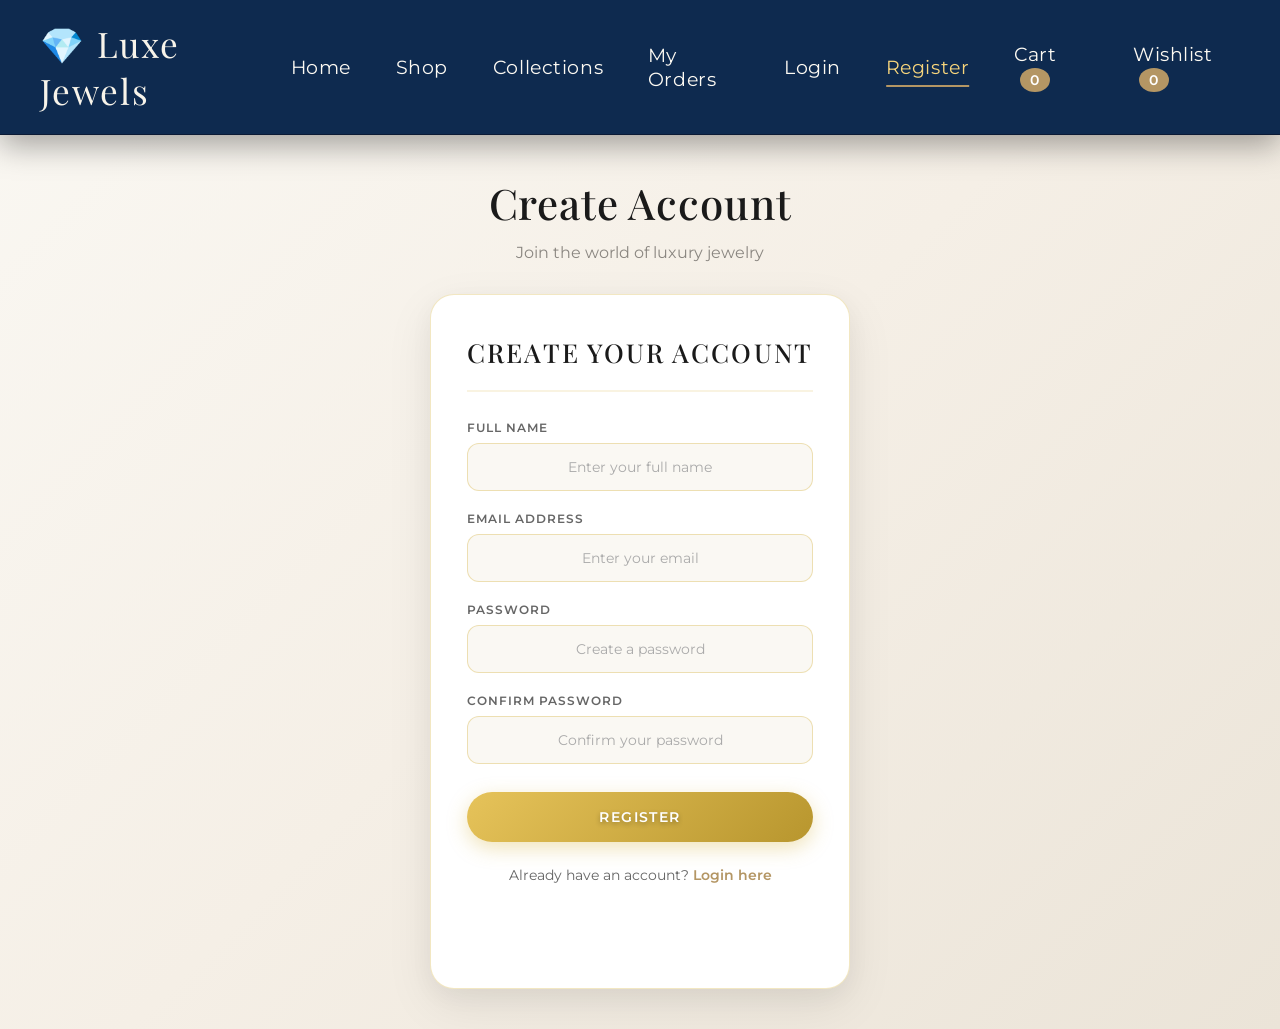
<file: register.html>
<!DOCTYPE html>
<html lang="en">
<head>
    <meta charset="UTF-8">
    <meta name="viewport" content="width=device-width, initial-scale=1.0">
    <title>Register - Luxe Jewels</title>
    <link rel="stylesheet" href="css/style.css">
    <link href="https://fonts.googleapis.com/css2?family=Montserrat:wght@300;400;500;600;700&family=Playfair+Display:wght@400;500;600;700&display=swap" rel="stylesheet">
    <style>
        @import url('https://fonts.googleapis.com/css2?family=Montserrat:wght@300;400;500;600;700&family=Playfair+Display:wght@400;500;600;700&display=swap');
        
        html { scroll-behavior: smooth; }
        
        * {
            font-family: 'Montserrat', sans-serif;
        }
        
        h1, h2, h3, h4, h5, h6 {
            font-family: 'Playfair Display', serif;
        }
        
        body {
            background: linear-gradient(135deg, #faf8f3 0%, #f5efe6 50%, #ebe4d8 100%);
            min-height: 100vh;
            display: flex;
            flex-direction: column;
        }
        
        .auth-wrapper {
            flex: 1;
            display: flex;
            align-items: center;
            justify-content: center;
            padding: 40px 20px;
        }
        
        .auth-header {
            text-align: center;
            margin-bottom: 32px;
        }
        
        .auth-header h2 {
            font-family: 'Playfair Display', serif;
            font-size: 42px;
            font-weight: 500;
            color: #1a1a1a;
            margin: 0 0 12px 0;
            letter-spacing: 0.02em;
        }
        
        .auth-header p {
            font-family: 'Montserrat', sans-serif;
            font-size: 16px;
            color: #8a8680;
            margin: 0;
        }
        
        .auth-container {
            max-width: 440px;
            width: 100%;
            margin: 0 auto;
            background: #ffffff;
            border: 1px solid rgba(212, 175, 55, 0.3);
            border-radius: 24px;
            padding: 40px 36px;
            box-shadow: 0 16px 48px rgba(0, 0, 0, 0.08), 0 8px 24px rgba(0, 0, 0, 0.04);
            text-align: center;
        }
        
        .auth-container h2 {
            font-family: 'Playfair Display', serif;
            font-size: 26px;
            font-weight: 500;
            color: #1a1a1a;
            text-align: center;
            margin: 0 0 28px 0;
            padding-bottom: 20px;
            border-bottom: 2px solid rgba(212, 175, 55, 0.15);
        }
        
        .form-group {
            margin-bottom: 20px;
            text-align: left;
        }
        
        .form-group label {
            display: block;
            font-family: 'Montserrat', sans-serif;
            font-size: 12px;
            font-weight: 600;
            color: #666;
            margin-bottom: 8px;
            text-transform: uppercase;
            letter-spacing: 0.08em;
            text-align: left;
        }
        
        .form-group input {
            width: 100%;
            padding: 14px 16px;
            border: 1px solid rgba(212, 175, 55, 0.35);
            border-radius: 12px;
            background: #faf8f3;
            font-family: 'Montserrat', sans-serif;
            font-size: 14px;
            color: #333;
            transition: all 0.3s ease;
            text-align: center;
        }
        
        .form-group input:focus {
            outline: none;
            border-color: rgba(212, 175, 55, 0.8);
            box-shadow: 0 0 0 3px rgba(212, 175, 55, 0.12);
            background: #fff;
        }
        
        .form-group input::placeholder {
            color: #aaa;
        }
        
        .btn-primary {
            width: 100%;
            padding: 16px 32px;
            background: linear-gradient(135deg, #e6c35a 0%, #b8962e 100%);
            color: #fff;
            border: none;
            border-radius: 30px;
            font-family: 'Montserrat', sans-serif;
            font-size: 14px;
            font-weight: 600;
            text-transform: uppercase;
            letter-spacing: 0.1em;
            cursor: pointer;
            transition: all 0.3s ease;
            box-shadow: 0 6px 20px rgba(212, 175, 55, 0.35);
            margin-top: 8px;
            text-align: center;
        }
        
        .btn-primary:hover {
            transform: translateY(-2px);
            box-shadow: 0 10px 28px rgba(212, 175, 55, 0.45);
            filter: brightness(1.05);
        }
        
        .auth-link {
            text-align: center;
            margin-top: 24px;
            font-family: 'Montserrat', sans-serif;
            font-size: 14px;
            color: #666;
        }
        
        .auth-link a {
            color: #b49664;
            text-decoration: none;
            font-weight: 600;
            transition: color 0.3s ease;
        }
        
        .auth-link a:hover {
            color: #8a6d2e;
            text-decoration: underline;
        }
        
        .message {
            padding: 12px 16px;
            border-radius: 10px;
            margin-top: 16px;
            text-align: center;
            font-size: 13px;
            font-weight: 500;
        }
        
        .message.success {
            background: rgba(40, 167, 69, 0.1);
            color: #28a745;
            border: 1px solid rgba(40, 167, 69, 0.2);
        }
        
        .message.error {
            background: rgba(220, 53, 69, 0.1);
            color: #dc3545;
            border: 1px solid rgba(220, 53, 69, 0.2);
        }
        
        .error-message {
            color: #dc3545;
            font-size: 12px;
            margin-top: 6px;
            text-align: left;
            display: block;
        }
    </style>
</head>
<body>
    <!-- Navigation Bar -->
    <nav class="navbar">
        <div class="nav-container">
            <div class="logo">
                <h1>💎 Luxe Jewels</h1>
            </div>
            <ul class="nav-menu" id="navMenu">
                <li><a href="index.html">Home</a></li>
                <li><a href="products.html">Shop</a></li>
                <li><a href="products.html">Collections</a></li>
                <li id="dashboardItem" style="display:none;"><a href="user-dashboard.html" id="dashboardLink">Dashboard</a></li>
                <li><a href="user-dashboard.html" id="myOrdersLink">My Orders</a></li>
                <li><a href="login.html">Login</a></li>
                <li><a href="register.html" class="active">Register</a></li>
                <li><a href="cart.html" id="cartLink">Cart <span class="cart-count" id="cartCount">0</span></a></li>
                <li><a href="wishlist.html" id="wishlistLink">Wishlist <span class="wishlist-count" id="wishlistCount">0</span></a></li>
                <li id="logoutItem" style="display: none;"><a href="#" id="logoutLink">Logout</a></li>
            </ul>
            <div class="hamburger" id="hamburger">
                <span></span>
                <span></span>
                <span></span>
            </div>
        </div>
    </nav>

    <!-- Register Section -->
    <section class="auth-wrapper">
        <div>
            <div class="auth-header">
                <h2>Create Account</h2>
                <p>Join the world of luxury jewelry</p>
            </div>
            <div class="auth-container">
                <h2>Create Your Account</h2>
            <form id="registerForm" class="auth-form">
                <div class="form-group">
                    <label for="name">Full Name</label>
                    <input type="text" id="name" name="name" placeholder="Enter your full name">
                    <span class="error-message" id="nameError"></span>
                </div>
                <div class="form-group">
                    <label for="email">Email Address</label>
                    <input type="email" id="email" name="email" placeholder="Enter your email">
                    <span class="error-message" id="emailError"></span>
                </div>
                <div class="form-group">
                    <label for="password">Password</label>
                    <input type="password" id="password" name="password" placeholder="Create a password">
                    <span class="error-message" id="passwordError"></span>
                </div>
                <div class="form-group">
                    <label for="confirmPassword">Confirm Password</label>
                    <input type="password" id="confirmPassword" name="confirmPassword" placeholder="Confirm your password">
                    <span class="error-message" id="confirmPasswordError"></span>
                </div>
                <button type="submit" class="btn btn-primary">Register</button>
                <p class="auth-link">
                    Already have an account? <a href="login.html">Login here</a>
                </p>
                <div id="registerMessage" class="message"></div>
            </form>
        </div>
    </section>

    <script src="js/api.js"></script>
    <script src="js/main.js"></script>
    <script>
        // Handle register form submission
        document.getElementById('registerForm').addEventListener('submit', async function(e) {
            e.preventDefault();
            
            const name = document.getElementById('name').value.trim();
            const email = document.getElementById('email').value.trim();
            const password = document.getElementById('password').value;
            const confirmPassword = document.getElementById('confirmPassword').value;
            const messageDiv = document.getElementById('registerMessage');
            
            // Clear previous errors
            document.querySelectorAll('.error-message').forEach(el => el.textContent = '');
            messageDiv.className = 'message';
            messageDiv.textContent = '';

            // Client-side validation
            let isValid = true;

            if (!name) {
                document.getElementById('nameError').textContent = 'Name is required';
                isValid = false;
            } else if (name.length < 2) {
                document.getElementById('nameError').textContent = 'Name must be at least 2 characters';
                isValid = false;
            }

            if (!email) {
                document.getElementById('emailError').textContent = 'Email is required';
                isValid = false;
            } else if (!isValidEmail(email)) {
                document.getElementById('emailError').textContent = 'Please enter a valid email address';
                isValid = false;
            }

            if (!password) {
                document.getElementById('passwordError').textContent = 'Password is required';
                isValid = false;
            } else if (password.length < 6) {
                document.getElementById('passwordError').textContent = 'Password must be at least 6 characters';
                isValid = false;
            }

            if (!confirmPassword) {
                document.getElementById('confirmPasswordError').textContent = 'Please confirm your password';
                isValid = false;
            } else if (password !== confirmPassword) {
                document.getElementById('confirmPasswordError').textContent = 'Passwords do not match';
                isValid = false;
            }

            if (!isValid) return;

            try {
                const response = await register(name, email, password);
                if (response.success) {
                    messageDiv.className = 'message success';
                    messageDiv.textContent = 'Registration successful! Redirecting to login...';
                    setTimeout(() => {
                        window.location.href = 'login.html';
                    }, 1500);
                } else {
                    messageDiv.className = 'message error';
                    messageDiv.textContent = response.message || 'Registration failed. Please try again.';
                }
            } catch (error) {
                messageDiv.className = 'message error';
                messageDiv.textContent = 'Registration failed. Please try again.';
                console.error('Registration error:', error);
            }
        });

        // Email validation helper function
        function isValidEmail(email) {
            const emailRegex = /^[^\s@]+@[^\s@]+\.[^\s@]+$/;
            return emailRegex.test(email);
        }
    </script>
</body>
</html>
</file>
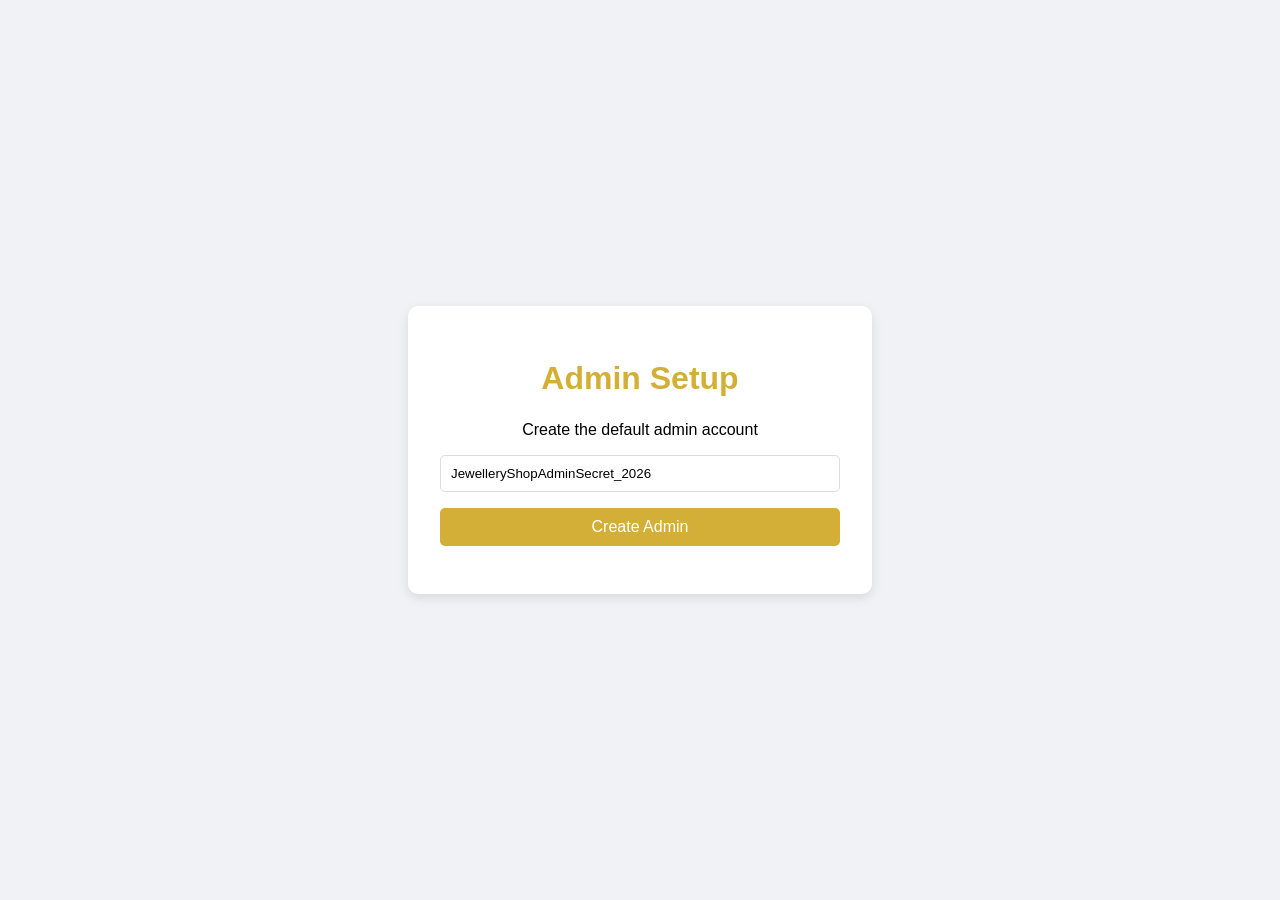
<file: setup-admin.html>
<!DOCTYPE html>
<html lang="en">
<head>
    <meta charset="UTF-8">
    <meta name="viewport" content="width=device-width, initial-scale=1.0">
    <title>Setup Admin - Luxe Jewels</title>
    <style>
        body {
            font-family: 'Segoe UI', sans-serif;
            display: flex;
            justify-content: center;
            align-items: center;
            height: 100vh;
            background: #f0f2f5;
            margin: 0;
        }
        .card {
            background: white;
            padding: 2rem;
            border-radius: 10px;
            box-shadow: 0 4px 12px rgba(0,0,0,0.1);
            width: 100%;
            max-width: 400px;
            text-align: center;
        }
        h1 { color: #D4AF37; margin-bottom: 1.5rem; }
        input {
            width: 100%;
            padding: 10px;
            margin-bottom: 1rem;
            border: 1px solid #ddd;
            border-radius: 5px;
            box-sizing: border-box;
        }
        button {
            width: 100%;
            padding: 10px;
            background: #D4AF37;
            color: white;
            border: none;
            border-radius: 5px;
            cursor: pointer;
            font-size: 1rem;
        }
        button:hover { background: #b8941e; }
        .message { margin-top: 1rem; font-size: 0.9rem; }
        .success { color: green; }
        .error { color: red; }
    </style>
</head>
<body>
    <div class="card">
        <h1>Admin Setup</h1>
        <p>Create the default admin account</p>
        <input type="text" id="secret" placeholder="Enter Admin Secret Key" value="JewelleryShopAdminSecret_2026">
        <button onclick="createAdmin()">Create Admin</button>
        <div id="message" class="message"></div>
        <div style="margin-top: 1rem; display: none;" id="loginLink">
            <a href="login.html">Go to Login</a>
        </div>
    </div>

    <script src="js/api.js"></script>
    <script>
        async function createAdmin() {
            const secret = document.getElementById('secret').value;
            const messageDiv = document.getElementById('message');
            
            try {
                const response = await fetch(`${API_BASE_URL}/auth/create-admin`, {
                    method: 'POST',
                    headers: { 'Content-Type': 'application/json' },
                    body: JSON.stringify({ secret: secret })
                });
                
                const data = await response.json();
                
                if (response.ok) {
                    messageDiv.textContent = 'Success! Admin created (admin@luxejewels.com / admin123)';
                    messageDiv.className = 'message success';
                    document.getElementById('loginLink').style.display = 'block';
                } else {
                    messageDiv.textContent = data.message || 'Failed to create admin';
                    messageDiv.className = 'message error';
                }
            } catch (error) {
                messageDiv.textContent = 'Error: ' + error.message;
                messageDiv.className = 'message error';
            }
        }
    </script>
</body>
</html>
</file>
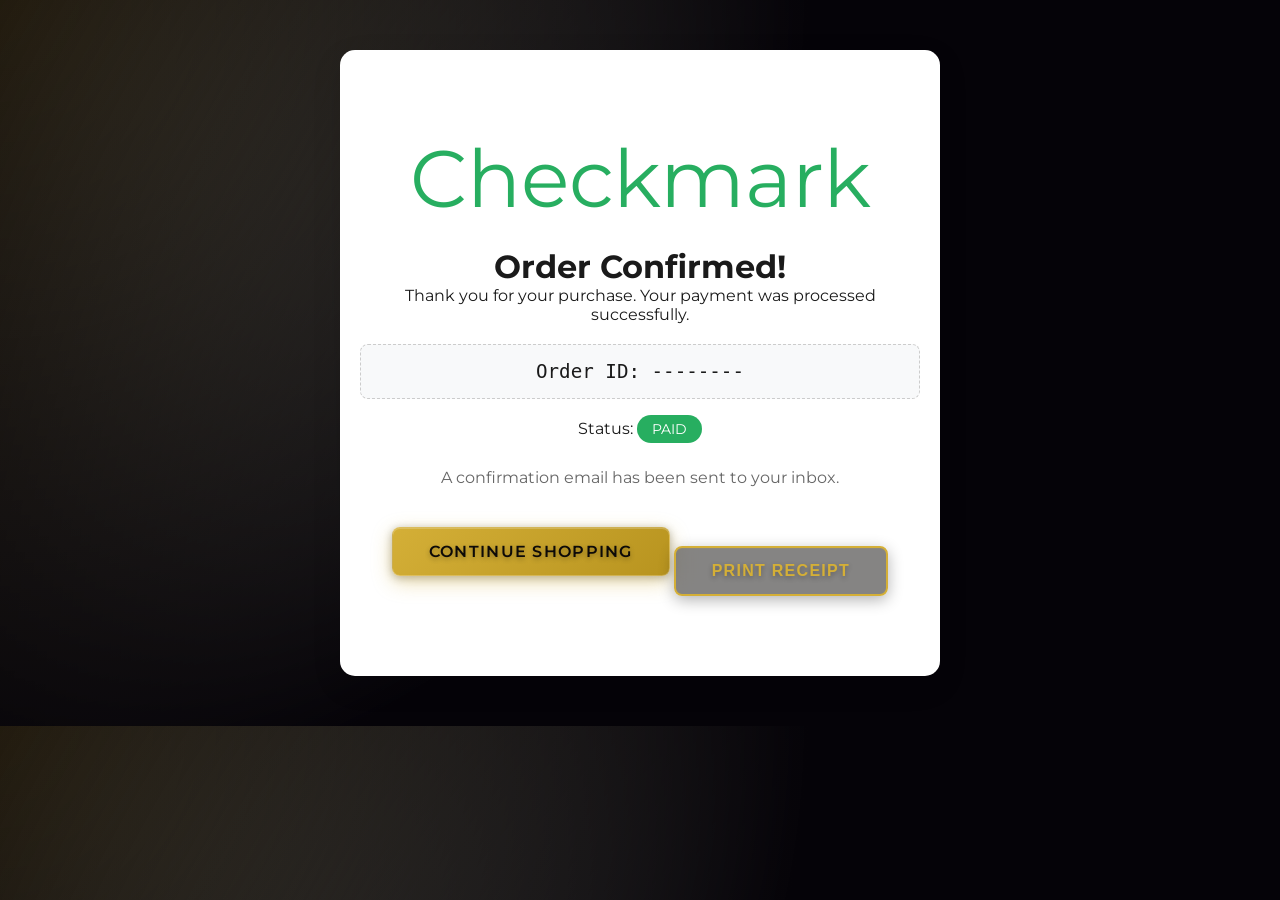
<file: thank-you.html>
<!DOCTYPE html>
<html lang="en">
<head>
    <meta charset="UTF-8">
    <meta name="viewport" content="width=device-width, initial-scale=1.0">
    <title>Order Confirmed - Luxe Jewels</title>
    <link rel="stylesheet" href="css/style.css">
    <style>
        .thank-you-container {
            text-align: center;
            padding: 80px 20px;
            max-width: 600px;
            margin: 50px auto;
            background: #fff;
            border-radius: 15px;
            box-shadow: 0 10px 30px rgba(0,0,0,0.1);
        }
        .success-icon {
            font-size: 80px;
            color: #27ae60;
            margin-bottom: 20px;
        }
        .order-id-box {
            background: #f8f9fa;
            padding: 15px;
            border-radius: 8px;
            border: 1px dashed #ccc;
            margin: 20px 0;
            font-family: monospace;
            font-size: 1.2rem;
        }
        .status-badge {
            background: #27ae60;
            color: white;
            padding: 5px 15px;
            border-radius: 20px;
            font-size: 0.9rem;
        }
    </style>
</head>
<body>
    <div class="container">
        <div class="thank-you-container">
            <div class="success-icon">Checkmark</div>
            <h1>Order Confirmed!</h1>
            <p>Thank you for your purchase. Your payment was processed successfully.</p>
            
            <div class="order-id-box">
                Order ID: <span id="displayOrderId">--------</span>
            </div>
            
            <p>Status: <span class="status-badge">PAID</span></p>
            
            <p style="margin-top: 30px; color: #666;">A confirmation email has been sent to your inbox.</p>
            
            <div style="margin-top: 40px;">
                <a href="products.html" class="btn btn-primary">Continue Shopping</a>
                <button onclick="window.print()" class="btn btn-secondary">Print Receipt</button>
            </div>
        </div>
    </div>

    <script>
        // Get the Order ID from the URL parameters
        const urlParams = new URLSearchParams(window.location.search);
        const orderId = urlParams.get('orderId');
        if (orderId) {
            document.getElementById('displayOrderId').textContent = orderId;
        }
    </script>
</body>
</html>
</file>
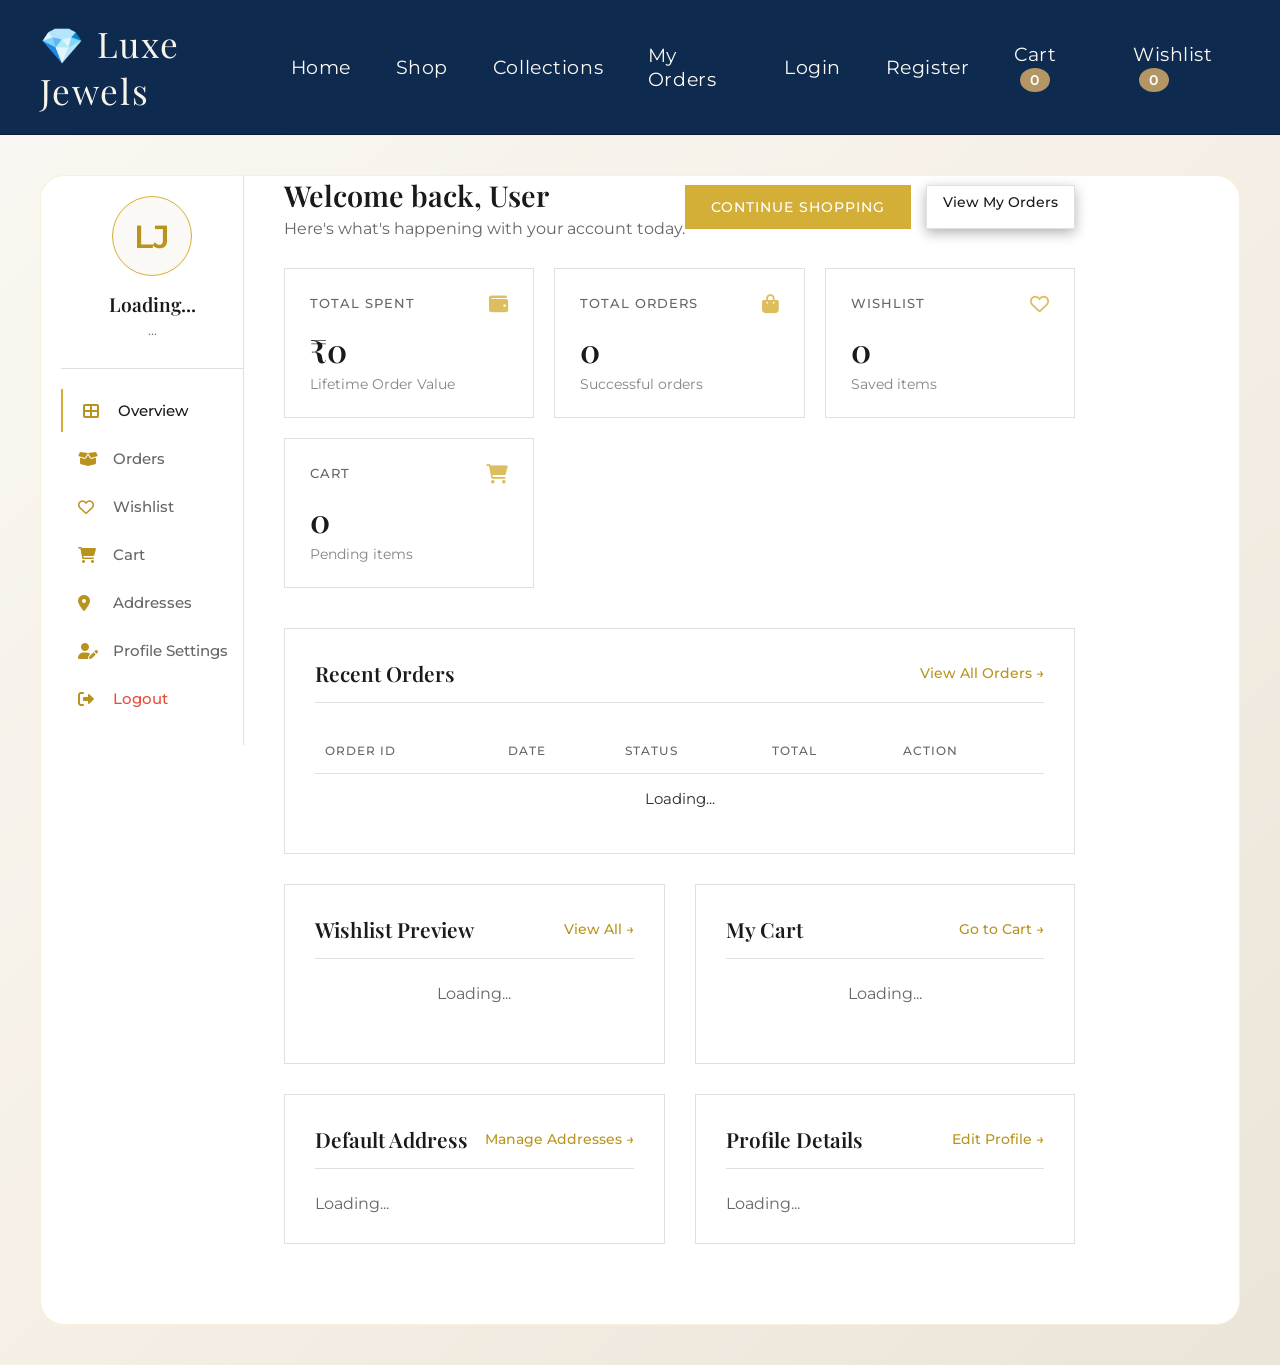
<file: user-dashboard.html>
<!DOCTYPE html>
<html lang="en">

<head>
    <meta charset="UTF-8">
    <meta name="viewport" content="width=device-width, initial-scale=1.0">
    <title>My Dashboard | Luxe Jewels</title>
    <!-- Fonts -->
    <link
        href="https://fonts.googleapis.com/css2?family=Playfair+Display:wght@400;500;600;700&family=Montserrat:wght@300;400;500;600&display=swap"
        rel="stylesheet">
    <!-- Icons -->
    <link rel="stylesheet" href="https://cdnjs.cloudflare.com/ajax/libs/font-awesome/6.0.0/css/all.min.css">
    <!-- Styles -->
<link rel="stylesheet" href="css/style.css">
    <link rel="stylesheet" href="css/user-dashboard.css">
    <style>
        body {
            background: linear-gradient(135deg, #faf8f3 0%, #f5efe6 50%, #ebe4d8 100%);
            min-height: 100vh;
            margin: 0;
        }
        .dashboard-container {
            max-width: 1400px;
            margin: 40px auto;
            width: calc(100% - 80px);
            background: #ffffff;
            border-radius: 24px;
            box-shadow: none;
            border: 1px solid rgba(212, 175, 55, 0.18);
            overflow: hidden;
            display: flex;
        }
    </style>
</head>

<body>

    <!-- Navigation Bar (same as landing page) -->
    <nav class="navbar">
        <div class="nav-container">
            <div class="logo">
                <h1>💎 Luxe Jewels</h1>
            </div>
            <ul class="nav-menu" id="navMenu">
                <li><a href="index.html">Home</a></li>
                <li><a href="products.html">Shop</a></li>
                <li><a href="products.html">Collections</a></li>
                <li id="dashboardItem" style="display:none;"><a href="user-dashboard.html" class="active" id="dashboardLink">Dashboard</a></li>
                <li><a href="user-dashboard.html" id="myOrdersLink">My Orders</a></li>
                <li><a href="login.html" id="loginLink">Login</a></li>
                <li><a href="register.html" id="registerLink">Register</a></li>
                <li><a href="cart.html" id="cartLink">Cart <span class="cart-count" id="cartCount">0</span></a></li>
                <li><a href="wishlist.html" id="wishlistLink">Wishlist <span class="wishlist-count" id="wishlistCount">0</span></a></li>
                <li id="logoutItem" style="display: none;"><a href="#" id="logoutLink">Logout</a></li>
            </ul>
            <div class="hamburger" id="hamburger">
                <span></span>
                <span></span>
                <span></span>
            </div>
        </div>
    </nav>

    <!-- Dashboard Container -->
    <div class="dashboard-container">
        <!-- Sidebar -->
        <aside class="dashboard-sidebar">
            <div class="user-profile-summary">
                <div class="user-avatar" id="sidebarAvatar">LJ</div>
                <h3 class="user-name" id="sidebarName">Loading...</h3>
                <p class="user-email" id="sidebarEmail">...</p>
            </div>
            <ul class="sidebar-menu">
                <li><a href="#" class="active" onclick="switchTab('overview')"><i class="fas fa-th-large"></i>
                        Overview</a></li>
                <li><a href="#" onclick="switchTab('orders')"><i class="fas fa-box-open"></i> Orders</a></li>
                <li><a href="#" onclick="switchTab('wishlist')"><i class="far fa-heart"></i> Wishlist</a></li>
                <li><a href="#" onclick="switchTab('cart')"><i class="fas fa-shopping-cart"></i> Cart</a></li>
                <li><a href="#" onclick="switchTab('addresses')"><i class="fas fa-map-marker-alt"></i> Addresses</a>
                </li>
                <li><a href="#" onclick="switchTab('profile')"><i class="fas fa-user-edit"></i> Profile Settings</a>
                </li>
                <li><a href="#" id="logoutBtn" style="color: var(--danger);"><i class="fas fa-sign-out-alt"></i>
                        Logout</a></li>
            </ul>
        </aside>

        <!-- Main Content -->
        <main class="dashboard-content">

            <!-- OVERVIEW SECTION -->
            <section id="overview" class="dashboard-section active">

                <!-- Header -->
                <div class="overview-header"
                    style="display: flex; justify-content: space-between; align-items: center; margin-bottom: 30px;">
                    <div>
                        <h2 class="section-heading" style="margin-bottom: 5px;">Welcome back, <span
                                id="welcomeName">User</span></h2>
                        <p class="text-muted">Here's what's happening with your account today.</p>
                    </div>
                    <div style="display: flex; gap: 15px;">
                        <a href="products.html" class="btn-gold">Continue Shopping</a>
                        <a href="#" onclick="switchTab('orders')" class="btn-outline">View My Orders</a>
                    </div>
                </div>

                <!-- Stats Grid -->
                <div class="stats-grid">
                    <div class="stat-card">
                        <div class="stat-header">
                            <span class="stat-label">Total Spent</span>
                            <i class="fas fa-wallet stat-icon"></i>
                        </div>
                        <div class="stat-value" id="statSpent">₹0</div>
                        <div class="stat-desc text-muted">Lifetime Order Value</div>
                    </div>
                    <div class="stat-card">
                        <div class="stat-header">
                            <span class="stat-label">Total Orders</span>
                            <i class="fas fa-shopping-bag stat-icon"></i>
                        </div>
                        <div class="stat-value" id="statOrders">0</div>
                        <div class="stat-desc text-muted">Successful orders</div>
                    </div>
                    <div class="stat-card">
                        <div class="stat-header">
                            <span class="stat-label">Wishlist</span>
                            <i class="far fa-heart stat-icon"></i>
                        </div>
                        <div class="stat-value" id="statWishlist">0</div>
                        <div class="stat-desc text-muted">Saved items</div>
                    </div>
                    <div class="stat-card">
                        <div class="stat-header">
                            <span class="stat-label">Cart</span>
                            <i class="fas fa-shopping-cart stat-icon"></i>
                        </div>
                        <div class="stat-value" id="statCart">0</div>
                        <div class="stat-desc text-muted">Pending items</div>
                    </div>
                </div>

                <!-- Recent Orders Preview -->
                <div class="content-card">
                    <div class="card-header">
                        <h3 class="card-title">Recent Orders</h3>
                        <a href="#" onclick="switchTab('orders')" class="btn-link">View All Orders &rarr;</a>
                    </div>
                    <div class="table-responsive">
                        <table class="premium-table" id="recentOrdersTable">
                            <thead>
                                <tr>
                                    <th>Order ID</th>
                                    <th>Date</th>
                                    <th>Status</th>
                                    <th>Total</th>
                                    <th>Action</th>
                                </tr>
                            </thead>
                            <tbody id="recentOrdersBody">
                                <!-- Populated by JS -->
                                <tr>
                                    <td colspan="5" class="text-center">Loading...</td>
                                </tr>
                            </tbody>
                        </table>
                    </div>
                </div>

                <!-- Two Column Layout for Wishlist & Cart -->
                <div class="overview-grid-2-col"
                    style="display: grid; grid-template-columns: 1fr 1fr; gap: 30px; margin-bottom: 30px;">

                    <!-- Wishlist Preview -->
                    <div class="content-card" style="height: 100%;">
                        <div class="card-header">
                            <h3 class="card-title">Wishlist Preview</h3>
                            <a href="#" onclick="switchTab('wishlist')" class="btn-link">View All &rarr;</a>
                        </div>
                        <div id="overviewWishlist" style="display: flex; flex-direction: column; gap: 15px;">
                            <!-- Populated by JS -->
                            <p class="text-center text-muted">Loading...</p>
                        </div>
                    </div>

                    <!-- Cart Preview -->
                    <div class="content-card" style="height: 100%;">
                        <div class="card-header">
                            <h3 class="card-title">My Cart</h3>
                            <a href="#" onclick="switchTab('cart')" class="btn-link">Go to Cart &rarr;</a>
                        </div>
                        <div id="overviewCart" style="display: flex; flex-direction: column; gap: 15px;">
                            <!-- Populated by JS -->
                            <p class="text-center text-muted">Loading...</p>
                        </div>
                        <div id="overviewCartSummary"
                            style="margin-top: 20px; border-top: 1px solid var(--border); padding-top: 15px; display: none;">
                            <div
                                style="display: flex; justify-content: space-between; margin-bottom: 15px; font-weight: 600; font-family: var(--font-heading); font-size: 1.1rem;">
                                <span>Total</span>
                                <span id="overviewCartTotal">₹0.00</span>
                            </div>
                            <a href="checkout.html" class="btn-gold" style="display: block; text-align: center;">Proceed
                                to Checkout</a>
                        </div>
                    </div>
                </div>

                <!-- Two Column Layout for Address & Profile -->
                <div class="overview-grid-2-col" style="display: grid; grid-template-columns: 1fr 1fr; gap: 30px;">

                    <!-- Address Preview -->
                    <div class="content-card">
                        <div class="card-header">
                            <h3 class="card-title">Default Address</h3>
                            <a href="#" onclick="switchTab('addresses')" class="btn-link">Manage Addresses &rarr;</a>
                        </div>
                        <div id="overviewAddress">
                            <p class="text-muted">Loading...</p>
                        </div>
                    </div>

                    <!-- Profile Summary -->
                    <div class="content-card">
                        <div class="card-header">
                            <h3 class="card-title">Profile Details</h3>
                            <a href="#" onclick="switchTab('profile')" class="btn-link">Edit Profile &rarr;</a>
                        </div>
                        <div id="overviewProfile">
                            <p class="text-muted">Loading...</p>
                        </div>
                    </div>
                </div>

            </section>

            <!-- ORDERS SECTION -->
            <section id="orders" class="dashboard-section">
                <div class="section-title">My Orders</div>
                <div class="content-card">
                    <div class="table-responsive">
                        <table class="premium-table" id="ordersTable">
                            <thead>
                                <tr>
                                    <th>Order ID</th>
                                    <th>Items</th>
                                    <th>Date</th>
                                    <th>Status</th>
                                    <th>Total</th>
                                    <th>Action</th>
                                </tr>
                            </thead>
                            <tbody id="ordersBody">
                                <!-- Populated by JS -->
                            </tbody>
                        </table>
                    </div>
                    <div id="ordersEmpty" style="display:none; text-align:center; padding: 20px;">
                        <i class="fas fa-box-open"
                            style="font-size: 3rem; color: var(--light-gray); margin-bottom: 10px;"></i>
                        <p>No orders found.</p>
                        <a href="products.html" class="btn-gold" style="margin-top:10px; display:inline-block;">Start
                            Shopping</a>
                    </div>
                </div>
            </section>

            <!-- WISHLIST SECTION -->
            <section id="wishlist" class="dashboard-section">
                <div class="section-title">My Wishlist</div>
                <div id="wishlistGrid" class="stats-grid"
                    style="grid-template-columns: repeat(auto-fill, minmax(250px, 1fr));">
                    <!-- Populated by JS -->
                </div>
                <div id="wishlistEmpty" style="display:none; text-align:center; padding: 40px;">
                    <p>Your wishlist is empty.</p>
                </div>
            </section>

            <!-- CART SECTION -->
            <section id="cart" class="dashboard-section">
                <!-- Just a redirect or embedded view? Let's generic embed for now, but usually cart is separate page. 
                      User requested "Cart Management" in dashboard. -->
                <div class="section-title">Shopping Cart</div>
                <div class="content-card">
                    <div class="table-responsive">
                        <table class="premium-table">
                            <thead>
                                <tr>
                                    <th>Product</th>
                                    <th>Price</th>
                                    <th>Quantity</th>
                                    <th>Total</th>
                                    <th>Action</th>
                                </tr>
                            </thead>
                            <tbody id="cartTableBody">
                                <!-- JS -->
                            </tbody>
                        </table>
                    </div>
                    <div style="margin-top: 20px; text-align: right;">
                        <h3 style="margin-bottom: 10px;">Total: <span id="cartTotal">₹0.00</span></h3>
                        <a href="checkout.html" class="btn-gold">Proceed to Checkout</a>
                    </div>
                    <div id="cartEmpty" style="display:none; text-align:center; padding: 20px;">
                        <p>Your cart is empty.</p>
                    </div>
                </div>
            </section>

            <!-- ADDRESSES SECTION -->
            <section id="addresses" class="dashboard-section">
                <div class="section-title">
                    <span>My Addresses</span>
                    <button class="btn-gold" onclick="openAddressModal()">+ Add New Address</button>
                </div>
                <div class="address-grid" id="addressList">
                    <!-- Address Cards -->
                </div>
                <div id="addressEmpty" style="display:none; text-align:center; padding: 20px;">
                    <p>No saved addresses.</p>
                </div>
            </section>

            <!-- PROFILE SECTION -->
            <section id="profile" class="dashboard-section">
                <div class="section-title">Profile Settings</div>
                <div class="content-card" style="max-width: 600px;">
                    <form id="profileForm">
                        <div class="form-group">
                            <label class="form-label">Full Name</label>
                            <input type="text" class="form-control" id="profileNameInput" required>
                        </div>
                        <div class="form-group">
                            <label class="form-label">Email Address</label>
                            <input type="email" class="form-control" id="profileEmailInput" disabled
                                style="background: var(--off-white);">
                            <small style="color: var(--gray);">Email cannot be changed directly.</small>
                        </div>
                        <div class="form-group">
                            <label class="form-label">Phone Number</label>
                            <input type="tel" class="form-control" id="profilePhoneInput"
                                placeholder="Enter phone number">
                        </div>
                        <div class="form-group" style="margin-top: 30px;">
                            <label class="form-label">Change Password</label>
                            <input type="password" class="form-control" id="newPassword" placeholder="New Password">
                        </div>
                        <button type="submit" class="btn-gold">Save Changes</button>
                    </form>
                </div>
            </section>

        </main>
    </div>

    <!-- Modals -->
    <!-- Address Modal -->
    <div id="addressModal" class="modal"
        style="display:none; position:fixed; top:0; left:0; width:100%; height:100%; background:rgba(0,0,0,0.5); z-index:2000; align-items:center; justify-content:center;">
        <div class="modal-content"
            style="background:white; padding:30px; border-radius:8px; width:90%; max-width:500px; position:relative;">
            <button onclick="closeAddressModal()"
                style="position:absolute; top:15px; right:15px; border:none; background:none; font-size:1.5rem; cursor:pointer;">&times;</button>
            <h2 style="font-family: var(--font-heading); margin-bottom: 20px;">Add Address</h2>
            <form id="addressForm">
                <div class="form-group">
                    <label class="form-label">Address Title (e.g. Home, Office)</label>
                    <input type="text" id="addrLabel" class="form-control" required>
                </div>
                <!-- Other fields matching api.js requirements -->
                <div class="form-group">
                    <label class="form-label">Full Name</label>
                    <input type="text" id="addrName" class="form-control" required>
                </div>
                <div class="form-group">
                    <label class="form-label">Phone</label>
                    <input type="text" id="addrPhone" class="form-control" required>
                </div>
                <div class="form-group">
                    <label class="form-label">Address Line 1</label>
                    <input type="text" id="addrLine1" class="form-control" required>
                </div>
                <div class="form-group">
                    <label class="form-label">Address Line 2</label>
                    <input type="text" id="addrLine2" class="form-control">
                </div>
                <div style="display:grid; grid-template-columns: 1fr 1fr; gap: 10px;">
                    <div class="form-group">
                        <label class="form-label">City</label>
                        <input type="text" id="addrCity" class="form-control" required>
                    </div>
                    <div class="form-group">
                        <label class="form-label">State</label>
                        <input type="text" id="addrState" class="form-control" required>
                    </div>
                </div>
                <div class="form-group">
                    <label class="form-label">Pincode</label>
                    <input type="text" id="addrPin" class="form-control" required>
                </div>
                <button type="submit" class="btn-gold" style="width:100%;">Save Address</button>
            </form>
        </div>
    </div>

    <script src="js/api.js"></script>
    <script src="js/main.js"></script>
    <script src="js/user-dashboard.js"></script>
    <!-- Tab switching is handled by js/user-dashboard.js -->
</body>

</html>
</file>
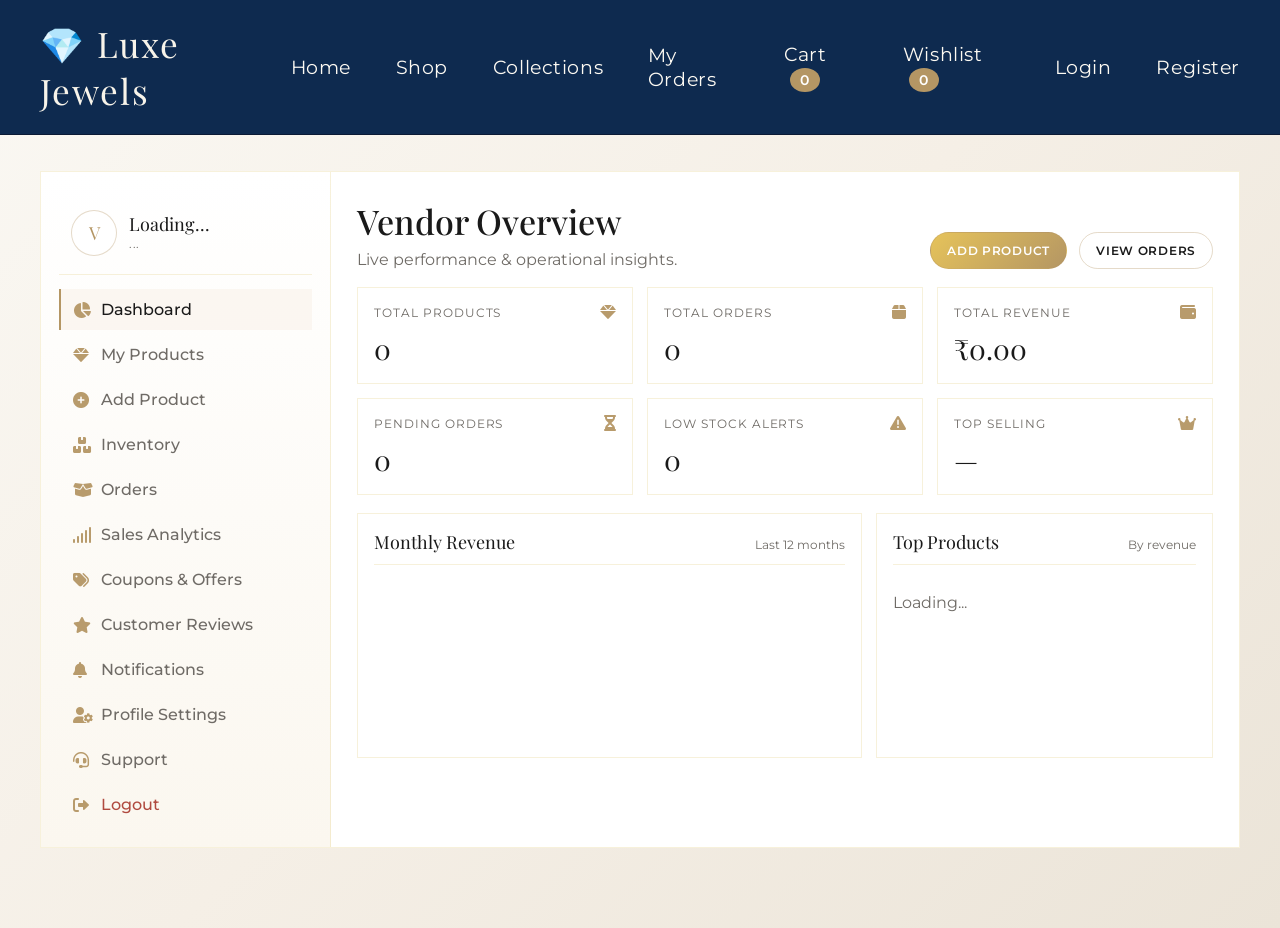
<file: vendor-dashboard.html>
<!DOCTYPE html>
<html lang="en">
<head>
    <meta charset="UTF-8">
    <meta name="viewport" content="width=device-width, initial-scale=1.0">
    <title>Vendor Dashboard | Luxe Jewels</title>
    <link rel="stylesheet" href="css/style.css">
    <link rel="stylesheet" href="css/vendor-dashboard.css">
    <link href="https://fonts.googleapis.com/css2?family=Montserrat:wght@300;400;500;600;700&family=Playfair+Display:wght@400;500;600;700&display=swap" rel="stylesheet">
    <link rel="stylesheet" href="https://cdnjs.cloudflare.com/ajax/libs/font-awesome/6.0.0/css/all.min.css">
</head>
<body>
    <!-- Global Navbar (luxury theme) -->
    <nav class="navbar">
        <div class="nav-container">
            <div class="logo">
                <h1>💎 Luxe Jewels</h1>
            </div>
            <ul class="nav-menu" id="navMenu">
                <li><a href="index.html">Home</a></li>
                <li><a href="products.html">Shop</a></li>
                <li><a href="products.html">Collections</a></li>
                <li id="dashboardItem" style="display:none;"><a href="vendor-dashboard.html" class="active" id="dashboardLink">Vendor Dashboard</a></li>
                <li><a href="user-dashboard.html" id="myOrdersLink">My Orders</a></li>
                <li><a href="cart.html" id="cartLink">Cart <span class="cart-count" id="cartCount">0</span></a></li>
                <li><a href="wishlist.html" id="wishlistLink">Wishlist <span class="wishlist-count" id="wishlistCount">0</span></a></li>
                <li id="logoutItem" style="display:none;"><a href="#" id="logoutLink">Logout</a></li>
                <li><a href="login.html" id="loginLink">Login</a></li>
                <li><a href="register.html" id="registerLink">Register</a></li>
            </ul>
            <div class="hamburger" id="hamburger">
                <span></span>
                <span></span>
                <span></span>
            </div>
        </div>
    </nav>

    <div class="vendor-shell">
        <!-- Sidebar -->
        <aside class="vendor-sidebar">
            <div class="vendor-summary">
                <div class="vendor-avatar" id="vendorAvatar">V</div>
                <div class="vendor-meta">
                    <div class="vendor-name" id="vendorName">Loading...</div>
                    <div class="vendor-company" id="vendorCompany">...</div>
                </div>
            </div>

            <ul class="vendor-menu">
                <li><a href="#" class="active" onclick="vendorSwitch('vd-overview')"><i class="fas fa-chart-pie"></i> Dashboard</a></li>
                <li><a href="#" onclick="vendorSwitch('vd-products')"><i class="fas fa-gem"></i> My Products</a></li>
                <li><a href="#" onclick="vendorSwitch('vd-add')"><i class="fas fa-plus-circle"></i> Add Product</a></li>
                <li><a href="#" onclick="vendorSwitch('vd-inventory')"><i class="fas fa-boxes-stacked"></i> Inventory</a></li>
                <li><a href="#" onclick="vendorSwitch('vd-orders')"><i class="fas fa-box-open"></i> Orders</a></li>
                <li><a href="#" onclick="vendorSwitch('vd-sales')"><i class="fas fa-signal"></i> Sales Analytics</a></li>
                <li><a href="#" onclick="vendorSwitch('vd-coupons')"><i class="fas fa-tags"></i> Coupons & Offers</a></li>
                <li><a href="#" onclick="vendorSwitch('vd-reviews')"><i class="fas fa-star"></i> Customer Reviews</a></li>
                <li><a href="#" onclick="vendorSwitch('vd-notifications')"><i class="fas fa-bell"></i> Notifications</a></li>
                <li><a href="#" onclick="vendorSwitch('vd-profile')"><i class="fas fa-user-gear"></i> Profile Settings</a></li>
                <li><a href="#" onclick="vendorSwitch('vd-support')"><i class="fas fa-headset"></i> Support</a></li>
                <li><a href="#" id="vendorLogoutBtn" style="color: #b04a3f;"><i class="fas fa-right-from-bracket"></i> Logout</a></li>
            </ul>
        </aside>

        <!-- Content -->
        <main class="vendor-content">
            <!-- OVERVIEW -->
            <section class="vd-section active" id="vd-overview">
                <div class="vd-header">
                    <div>
                        <h2 class="vd-title">Vendor Overview</h2>
                        <p class="vd-subtitle">Live performance & operational insights.</p>
                    </div>
                    <div class="vd-header-actions">
                        <a class="vd-btn vd-btn-gold" href="#" onclick="vendorSwitch('vd-add')">Add Product</a>
                        <a class="vd-btn vd-btn-outline" href="#" onclick="vendorSwitch('vd-orders')">View Orders</a>
                    </div>
                </div>

                <div class="vd-stats">
                    <div class="vd-stat">
                        <div class="vd-stat-top">
                            <span class="vd-stat-label">Total Products</span>
                            <i class="fas fa-gem"></i>
                        </div>
                        <div class="vd-stat-value" id="statTotalProducts">0</div>
                    </div>
                    <div class="vd-stat">
                        <div class="vd-stat-top">
                            <span class="vd-stat-label">Total Orders</span>
                            <i class="fas fa-box"></i>
                        </div>
                        <div class="vd-stat-value" id="statTotalOrders">0</div>
                    </div>
                    <div class="vd-stat">
                        <div class="vd-stat-top">
                            <span class="vd-stat-label">Total Revenue</span>
                            <i class="fas fa-wallet"></i>
                        </div>
                        <div class="vd-stat-value" id="statTotalRevenue">₹0.00</div>
                    </div>
                    <div class="vd-stat">
                        <div class="vd-stat-top">
                            <span class="vd-stat-label">Pending Orders</span>
                            <i class="fas fa-hourglass-half"></i>
                        </div>
                        <div class="vd-stat-value" id="statPendingOrders">0</div>
                    </div>
                    <div class="vd-stat">
                        <div class="vd-stat-top">
                            <span class="vd-stat-label">Low Stock Alerts</span>
                            <i class="fas fa-triangle-exclamation"></i>
                        </div>
                        <div class="vd-stat-value" id="statLowStock">0</div>
                    </div>
                    <div class="vd-stat">
                        <div class="vd-stat-top">
                            <span class="vd-stat-label">Top Selling</span>
                            <i class="fas fa-crown"></i>
                        </div>
                        <div class="vd-stat-value" id="statTopSelling">—</div>
                    </div>
                </div>

                <div class="vd-grid-2">
                    <div class="vd-card">
                        <div class="vd-card-header">
                            <div class="vd-card-title">Monthly Revenue</div>
                            <div class="vd-card-meta">Last 12 months</div>
                        </div>
                        <canvas id="revenueChart" height="160"></canvas>
                    </div>
                    <div class="vd-card">
                        <div class="vd-card-header">
                            <div class="vd-card-title">Top Products</div>
                            <div class="vd-card-meta">By revenue</div>
                        </div>
                        <div id="topProductsList" class="vd-list">
                            <div class="vd-empty">Loading...</div>
                        </div>
                    </div>
                </div>
            </section>

            <!-- PRODUCTS -->
            <section class="vd-section" id="vd-products">
                <div class="vd-header">
                    <div>
                        <h2 class="vd-title">My Products</h2>
                        <p class="vd-subtitle">Manage your catalog. Changes appear in the shop instantly.</p>
                    </div>
                    <div class="vd-header-actions">
                        <a class="vd-btn vd-btn-gold" href="#" onclick="vendorSwitch('vd-add')">Add Product</a>
                    </div>
                </div>

                <div class="vd-card">
                    <div class="vd-table-wrap">
                        <table class="vd-table">
                            <thead>
                                <tr>
                                    <th>Product</th>
                                    <th>SKU</th>
                                    <th>Price</th>
                                    <th>Stock</th>
                                    <th>Status</th>
                                    <th>Actions</th>
                                </tr>
                            </thead>
                            <tbody id="productsTbody">
                                <tr><td colspan="6" class="vd-td-center">Loading...</td></tr>
                            </tbody>
                        </table>
                    </div>
                </div>
            </section>

            <!-- ADD / EDIT PRODUCT -->
            <section class="vd-section" id="vd-add">
                <div class="vd-header">
                    <div>
                        <h2 class="vd-title" id="productFormTitle">Add Product</h2>
                        <p class="vd-subtitle">Create a new product listing.</p>
                    </div>
                </div>

                <div class="vd-card">
                    <form id="productForm" class="vd-form">
                        <input type="hidden" id="productId">
                        <div class="vd-form-grid">
                            <div class="vd-field">
                                <label>Product Name</label>
                                <input id="pName" required>
                            </div>
                            <div class="vd-field">
                                <label>SKU Code</label>
                                <input id="pSku" placeholder="e.g. LJ-VND-001">
                            </div>
                            <div class="vd-field">
                                <label>Category</label>
                                <input id="pCategory" placeholder="Rings / Necklaces / Earrings">
                            </div>
                            <div class="vd-field">
                                <label>Sub Category</label>
                                <input id="pSubCategory" placeholder="e.g. Bridal">
                            </div>
                            <div class="vd-field">
                                <label>Price (₹)</label>
                                <input id="pPrice" type="number" step="0.01" required>
                            </div>
                            <div class="vd-field">
                                <label>Discount Price (₹)</label>
                                <input id="pDiscountPrice" type="number" step="0.01">
                            </div>
                            <div class="vd-field">
                                <label>Metal Type</label>
                                <input id="pMetalType" placeholder="Gold / Platinum / Silver">
                            </div>
                            <div class="vd-field">
                                <label>Purity</label>
                                <input id="pPurity" placeholder="18K / 22K">
                            </div>
                            <div class="vd-field">
                                <label>Weight (g)</label>
                                <input id="pWeight" type="number" step="0.01">
                            </div>
                            <div class="vd-field">
                                <label>Size</label>
                                <input id="pSize" placeholder="Ring size / length">
                            </div>
                            <div class="vd-field">
                                <label>Making Charges (₹)</label>
                                <input id="pMakingCharges" type="number" step="0.01">
                            </div>
                            <div class="vd-field">
                                <label>Stock Quantity</label>
                                <input id="pStock" type="number" min="0" required>
                            </div>
                            <div class="vd-field vd-span-2">
                                <label>Diamond Details</label>
                                <input id="pDiamondDetails" placeholder="Cut/Clarity/Carat etc.">
                            </div>
                            <div class="vd-field vd-span-2">
                                <label>Description</label>
                                <textarea id="pDescription" rows="4"></textarea>
                            </div>
                            <div class="vd-field vd-span-2">
                                <label>Product Images (comma-separated URLs)</label>
                                <input id="pImages" placeholder="https://... , https://...">
                            </div>
                            <div class="vd-field vd-span-2">
                                <label>Product Video URL</label>
                                <input id="pVideoUrl" placeholder="https://...">
                            </div>
                            <div class="vd-field vd-span-2">
                                <label>Tags (comma-separated)</label>
                                <input id="pTags" placeholder="bridal, diamond, new">
                            </div>
                            <div class="vd-field">
                                <label>Featured Product</label>
                                <select id="pFeatured">
                                    <option value="false">No</option>
                                    <option value="true">Yes</option>
                                </select>
                            </div>
                            <div class="vd-field">
                                <label>Enabled</label>
                                <select id="pIsActive">
                                    <option value="true">Enabled</option>
                                    <option value="false">Disabled</option>
                                </select>
                            </div>
                        </div>

                        <div class="vd-form-actions">
                            <button class="vd-btn vd-btn-gold" type="submit">Save Product</button>
                            <button class="vd-btn vd-btn-outline" type="button" onclick="vendorResetProductForm()">Reset</button>
                        </div>
                        <div id="productFormMsg" class="vd-msg"></div>
                    </form>
                </div>
            </section>

            <!-- INVENTORY -->
            <section class="vd-section" id="vd-inventory">
                <div class="vd-header">
                    <div>
                        <h2 class="vd-title">Inventory</h2>
                        <p class="vd-subtitle">Update stock quantities. Shop availability updates instantly.</p>
                    </div>
                </div>
                <div class="vd-card">
                    <div class="vd-table-wrap">
                        <table class="vd-table">
                            <thead>
                                <tr>
                                    <th>Product</th>
                                    <th>SKU</th>
                                    <th>Stock</th>
                                    <th>Alert</th>
                                    <th>Actions</th>
                                </tr>
                            </thead>
                            <tbody id="inventoryTbody">
                                <tr><td colspan="5" class="vd-td-center">Loading...</td></tr>
                            </tbody>
                        </table>
                    </div>
                </div>
            </section>

            <!-- ORDERS -->
            <section class="vd-section" id="vd-orders">
                <div class="vd-header">
                    <div>
                        <h2 class="vd-title">Orders</h2>
                        <p class="vd-subtitle">Only orders containing your products.</p>
                    </div>
                </div>
                <div class="vd-card">
                    <div class="vd-table-wrap">
                        <table class="vd-table">
                            <thead>
                                <tr>
                                    <th>Order ID</th>
                                    <th>Product</th>
                                    <th>Customer</th>
                                    <th>Qty</th>
                                    <th>Total</th>
                                    <th>Date</th>
                                    <th>Status</th>
                                    <th>Update</th>
                                </tr>
                            </thead>
                            <tbody id="ordersTbody">
                                <tr><td colspan="8" class="vd-td-center">Loading...</td></tr>
                            </tbody>
                        </table>
                    </div>
                </div>
            </section>

            <!-- SALES -->
            <section class="vd-section" id="vd-sales">
                <div class="vd-header">
                    <div>
                        <h2 class="vd-title">Sales Analytics</h2>
                        <p class="vd-subtitle">Performance snapshots for your catalog.</p>
                    </div>
                </div>
                <div class="vd-card">
                    <div class="vd-grid-2">
                        <div>
                            <div class="vd-card-title">Revenue by Month</div>
                            <canvas id="salesRevenueChart" height="160"></canvas>
                        </div>
                        <div>
                            <div class="vd-card-title">Top Products</div>
                            <canvas id="salesTopChart" height="160"></canvas>
                        </div>
                    </div>
                </div>
            </section>

            <!-- COUPONS (UI placeholder; backend wiring can be added) -->
            <section class="vd-section" id="vd-coupons">
                <div class="vd-header">
                    <div>
                        <h2 class="vd-title">Coupons & Offers</h2>
                        <p class="vd-subtitle">Create promotions for checkout.</p>
                    </div>
                </div>
                <div class="vd-card">
                    <div class="vd-grid-2" style="grid-template-columns: 1.1fr .9fr;">
                        <div>
                            <div class="vd-card-title" style="margin-bottom:10px;">My Coupons</div>
                            <div class="vd-table-wrap">
                                <table class="vd-table">
                                    <thead>
                                        <tr>
                                            <th>Code</th>
                                            <th>Type</th>
                                            <th>Value</th>
                                            <th>Active</th>
                                            <th>Actions</th>
                                        </tr>
                                    </thead>
                                    <tbody id="couponsTbody">
                                        <tr><td colspan="5" class="vd-td-center">Loading...</td></tr>
                                    </tbody>
                                </table>
                            </div>
                        </div>
                        <div>
                            <div class="vd-card-title" style="margin-bottom:10px;" id="couponFormTitle">Create Coupon</div>
                            <form id="couponForm" class="vd-form">
                                <input type="hidden" id="couponId">
                                <div class="vd-form-grid" style="grid-template-columns: 1fr 1fr;">
                                    <div class="vd-field vd-span-2">
                                        <label>Code</label>
                                        <input id="cCode" placeholder="LUXE10" required>
                                    </div>
                                    <div class="vd-field">
                                        <label>Type</label>
                                        <select id="cType">
                                            <option value="PERCENT">Percent</option>
                                            <option value="FIXED">Fixed</option>
                                        </select>
                                    </div>
                                    <div class="vd-field">
                                        <label>Value</label>
                                        <input id="cValue" type="number" step="0.01" required>
                                    </div>
                                    <div class="vd-field vd-span-2">
                                        <label>Category (optional)</label>
                                        <input id="cCategory" placeholder="Rings">
                                    </div>
                                    <div class="vd-field vd-span-2">
                                        <label>Product ID (optional)</label>
                                        <input id="cProductId" placeholder="Mongo product id">
                                    </div>
                                    <div class="vd-field">
                                        <label>Active</label>
                                        <select id="cActive">
                                            <option value="true">Yes</option>
                                            <option value="false">No</option>
                                        </select>
                                    </div>
                                </div>
                                <div class="vd-form-actions">
                                    <button class="vd-btn vd-btn-gold" type="submit">Save</button>
                                    <button class="vd-btn vd-btn-outline" type="button" onclick="vendorResetCouponForm()">Reset</button>
                                </div>
                                <div id="couponMsg" class="vd-msg"></div>
                            </form>
                        </div>
                    </div>
                </div>
            </section>

            <!-- REVIEWS -->
            <section class="vd-section" id="vd-reviews">
                <div class="vd-header">
                    <div>
                        <h2 class="vd-title">Customer Reviews</h2>
                        <p class="vd-subtitle">View ratings and respond.</p>
                    </div>
                </div>
                <div class="vd-card">
                    <div class="vd-table-wrap">
                        <table class="vd-table">
                            <thead>
                                <tr>
                                    <th>Product</th>
                                    <th>Rating</th>
                                    <th>Comment</th>
                                    <th>Reply</th>
                                    <th>Actions</th>
                                </tr>
                            </thead>
                            <tbody id="reviewsTbody">
                                <tr><td colspan="5" class="vd-td-center">Loading...</td></tr>
                            </tbody>
                        </table>
                    </div>
                </div>
            </section>

            <!-- NOTIFICATIONS -->
            <section class="vd-section" id="vd-notifications">
                <div class="vd-header">
                    <div>
                        <h2 class="vd-title">Notifications</h2>
                        <p class="vd-subtitle">Operational alerts.</p>
                    </div>
                </div>
                <div class="vd-card">
                    <div class="vd-card-header" style="border-bottom:none;margin-bottom:8px;">
                        <div class="vd-card-title">Latest</div>
                        <div class="vd-card-meta">Unread: <span id="notifUnread">0</span></div>
                    </div>
                    <div class="vd-table-wrap">
                        <table class="vd-table">
                            <thead>
                                <tr>
                                    <th>Type</th>
                                    <th>Title</th>
                                    <th>Message</th>
                                    <th>Date</th>
                                    <th>Action</th>
                                </tr>
                            </thead>
                            <tbody id="notifTbody">
                                <tr><td colspan="5" class="vd-td-center">Loading...</td></tr>
                            </tbody>
                        </table>
                    </div>
                </div>
            </section>

            <!-- PROFILE -->
            <section class="vd-section" id="vd-profile">
                <div class="vd-header">
                    <div>
                        <h2 class="vd-title">Profile Settings</h2>
                        <p class="vd-subtitle">Vendor details.</p>
                    </div>
                </div>
                <div class="vd-card">
                    <form id="vendorProfileForm" class="vd-form">
                        <div class="vd-form-grid">
                            <div class="vd-field">
                                <label>Vendor Name</label>
                                <input id="vpVendorName" required>
                            </div>
                            <div class="vd-field">
                                <label>Company Name</label>
                                <input id="vpCompanyName">
                            </div>
                            <div class="vd-field">
                                <label>Email</label>
                                <input id="vpEmail" disabled>
                            </div>
                            <div class="vd-field">
                                <label>Phone</label>
                                <input id="vpPhone">
                            </div>
                            <div class="vd-field vd-span-2">
                                <label>Business Address</label>
                                <textarea id="vpBusinessAddress" rows="3"></textarea>
                            </div>
                            <div class="vd-field vd-span-2">
                                <label>Bank Details</label>
                                <textarea id="vpBankDetails" rows="3"></textarea>
                            </div>
                        </div>
                        <div class="vd-form-actions">
                            <button class="vd-btn vd-btn-gold" type="submit">Save</button>
                        </div>
                        <div id="vendorProfileMsg" class="vd-msg"></div>
                    </form>
                </div>
            </section>

            <!-- SUPPORT -->
            <section class="vd-section" id="vd-support">
                <div class="vd-header">
                    <div>
                        <h2 class="vd-title">Support</h2>
                        <p class="vd-subtitle">Contact admin / raise a ticket.</p>
                    </div>
                </div>
                <div class="vd-card">
                    <div class="vd-grid-2" style="grid-template-columns: 1fr 1fr;">
                        <div>
                            <div class="vd-card-title" style="margin-bottom:10px;">Raise Ticket</div>
                            <form id="supportForm" class="vd-form">
                                <div class="vd-field">
                                    <label>Subject</label>
                                    <input id="stSubject" required>
                                </div>
                                <div class="vd-field">
                                    <label>Message</label>
                                    <textarea id="stMessage" rows="5" required></textarea>
                                </div>
                                <div class="vd-form-actions">
                                    <button class="vd-btn vd-btn-gold" type="submit">Submit</button>
                                </div>
                                <div id="supportMsg" class="vd-msg"></div>
                            </form>
                        </div>
                        <div>
                            <div class="vd-card-title" style="margin-bottom:10px;">My Tickets</div>
                            <div class="vd-table-wrap">
                                <table class="vd-table">
                                    <thead>
                                        <tr>
                                            <th>ID</th>
                                            <th>Subject</th>
                                            <th>Status</th>
                                            <th>Date</th>
                                        </tr>
                                    </thead>
                                    <tbody id="ticketsTbody">
                                        <tr><td colspan="4" class="vd-td-center">Loading...</td></tr>
                                    </tbody>
                                </table>
                            </div>
                        </div>
                    </div>
                </div>
            </section>
        </main>
    </div>

    <script src="js/api.js"></script>
    <script src="js/main.js"></script>
    <script src="js/vendor-dashboard.js"></script>
</body>
</html>
</file>
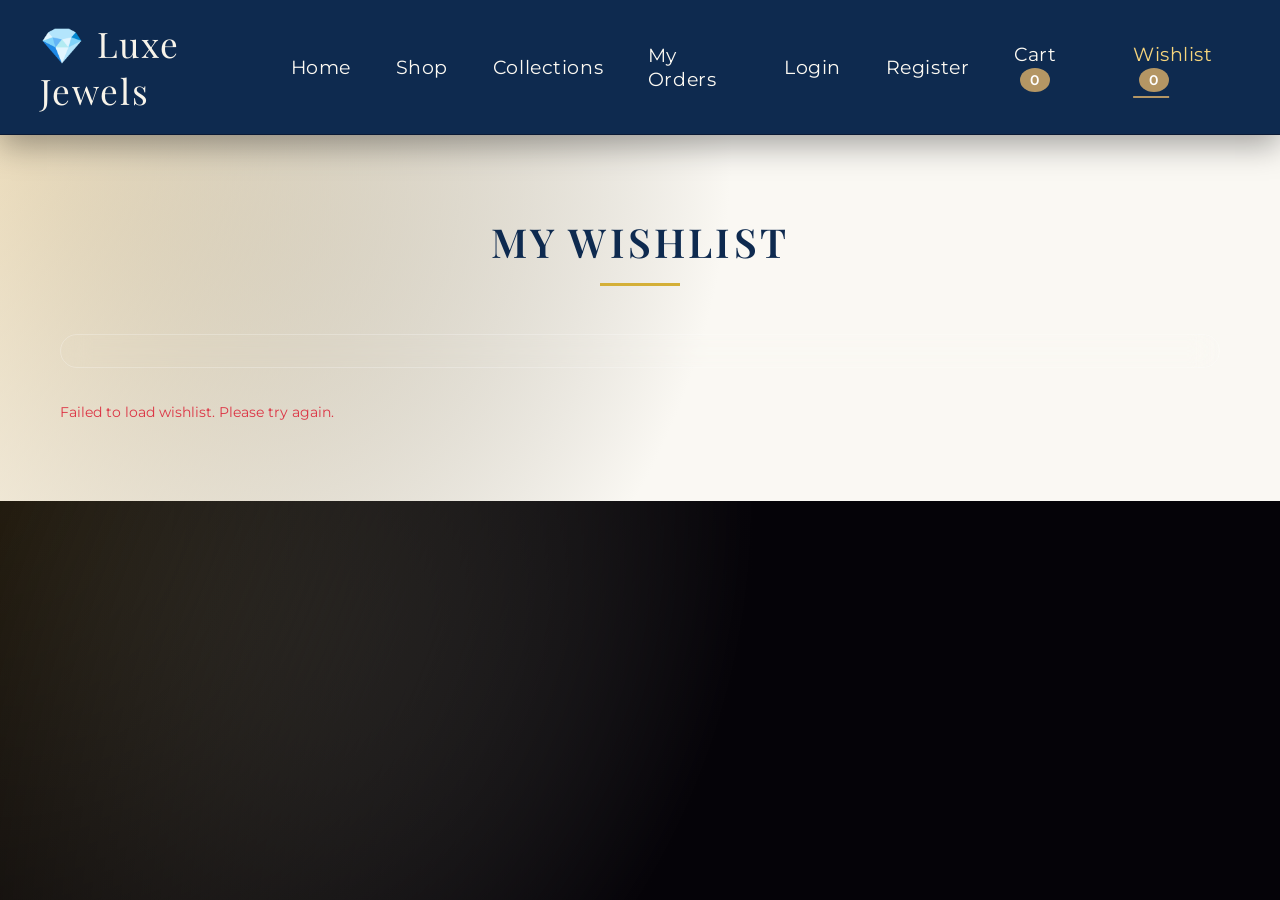
<file: wishlist.html>
<!DOCTYPE html>
<html lang="en">
<head>
    <meta charset="UTF-8">
    <meta name="viewport" content="width=device-width, initial-scale=1.0">
    <title>Wishlist - Luxe Jewels</title>
    <link rel="stylesheet" href="css/style.css">
</head>
<body>
    <!-- Navigation Bar -->
    <nav class="navbar">
        <div class="nav-container">
            <div class="logo">
                <h1>💎 Luxe Jewels</h1>
            </div>
            <ul class="nav-menu" id="navMenu">
                <li><a href="index.html">Home</a></li>
                <li><a href="products.html">Shop</a></li>
                <li><a href="products.html">Collections</a></li>
                <li id="dashboardItem" style="display:none;"><a href="user-dashboard.html" id="dashboardLink">Dashboard</a></li>
                <li><a href="user-dashboard.html" id="myOrdersLink">My Orders</a></li>
                <li><a href="login.html" id="loginLink">Login</a></li>
                <li><a href="register.html" id="registerLink">Register</a></li>
                <li><a href="cart.html" id="cartLink">Cart <span class="cart-count" id="cartCount">0</span></a></li>
                <li><a href="wishlist.html" class="active" id="wishlistLink">Wishlist <span class="wishlist-count" id="wishlistCount">0</span></a></li>
                <li id="logoutItem" style="display: none;"><a href="#" id="logoutLink">Logout</a></li>
            </ul>
            <div class="hamburger" id="hamburger">
                <span></span>
                <span></span>
                <span></span>
            </div>
        </div>
    </nav>

    <!-- Wishlist Section -->
    <section class="wishlist-section">
        <div class="container">
            <h2 class="section-title">My Wishlist</h2>
            
            <div id="wishlistMessage" class="message"></div>
            
            <div class="products-grid" id="wishlistItems">
                <!-- Wishlist items will be loaded dynamically -->
                <p class="loading">Loading wishlist...</p>
            </div>
        </div>
    </section>

    <script src="js/api.js"></script>
    <script src="js/main.js"></script>
    <script>
        // Load wishlist items on page load
        document.addEventListener('DOMContentLoaded', function() {
            checkAuthStatus();
            loadWishlist();
            updateCartCount();
            updateWishlistCount();
        });

        // Load wishlist items from backend
        async function loadWishlist() {
            try {
                const wishlistItems = await fetchWishlistItems();
                displayWishlistItems(wishlistItems);
            } catch (error) {
                console.error('Error loading wishlist:', error);
                if (error && error.status === 401) {
                    document.getElementById('wishlistItems').innerHTML =
                        '<p class="error-message">Please <a href="login.html">login</a> to view your wishlist.</p>';
                    return;
                }
                document.getElementById('wishlistItems').innerHTML = 
                    '<p class="error-message">Failed to load wishlist. Please try again.</p>';
            }
        }

        // Display wishlist items
        function displayWishlistItems(items) {
            const wishlistDiv = document.getElementById('wishlistItems');
            
            if (items.length === 0) {
                wishlistDiv.innerHTML = '<p class="no-products">Your wishlist is empty. <a href="products.html">Start adding items!</a></p>';
                return;
            }

            wishlistDiv.innerHTML = items.map(item => {
                if (!item.product) {
                    return `
                        <div class="product-card">
                            <div class="product-info">
                                <h3>Unavailable product</h3>
                                <p class="product-description">This item is no longer available.</p>
                                <button class="btn btn-remove" onclick="removeFromWishlist('${item.id}')">Remove</button>
                            </div>
                        </div>
                    `;
                }
                return `
                <div class="product-card">
                    <div class="product-image">
                        <img src="${item.product.imageUrl || 'https://via.placeholder.com/300x300?text=Jewellery'}" alt="${item.product.name}">
                        <button class="wishlist-btn active" onclick="removeFromWishlist('${item.id}')" title="Remove from Wishlist">❤️</button>
                    </div>
                    <div class="product-info">
                        <h3>${item.product.name}</h3>
                        <p class="product-category">${item.product.category}</p>
                        <p class="product-description">${item.product.description || ''}</p>
                        <p class="product-price">₹${item.product.price.toFixed(2)}</p>
                        <button class="btn btn-add-cart" onclick="addToCartHandler('${item.product.id}')">Add to Cart</button>
                    </div>
                </div>
                `;
            }).join('');
        }

        // Remove from wishlist
        async function removeFromWishlist(wishlistItemId) {
            try {
                await removeWishlistItem(wishlistItemId);
                showMessage('Item removed from wishlist', 'success');
                if (typeof dispatchDataChanged === 'function') dispatchDataChanged();
                await loadWishlist();
                await updateWishlistCount();
            } catch (error) {
                console.error('Error removing item:', error);
                showMessage('Failed to remove item. Please try again.', 'error');
            }
        }

        // Add to cart from wishlist
        async function addToCartFromWishlist(productId, wishlistItemId) {
            await addToCartHandler(productId);
        }

        // Show message
        function showMessage(message, type) {
            const messageDiv = document.getElementById('wishlistMessage');
            messageDiv.className = `message ${type}`;
            messageDiv.textContent = message;
            setTimeout(() => {
                messageDiv.textContent = '';
                messageDiv.className = 'message';
            }, 3000);
        }
    </script>
</body>
</html>
</file>
<file: css/admin-dashboard.css>
.dash-section {
    padding: 40px 0;
}

.container {
    max-width: 1200px;
    margin: 0 auto;
    padding: 0 16px;
}

.navbar {
    background: #111827;
    color: #fff;
    position: sticky;
    top: 0;
    z-index: 100;
}
.nav-container {
    max-width: 1200px;
    margin: 0 auto;
    padding: 12px 16px;
    display: flex;
    align-items: center;
    justify-content: space-between;
}
.logo h1 {
    font-size: 18px;
    margin: 0;
}
.nav-menu {
    list-style: none;
    display: flex;
    gap: 16px;
    margin: 0;
    padding: 0;
}
.nav-menu a {
    color: #fff;
    text-decoration: none;
    font-size: 14px;
    padding: 6px 10px;
    border-radius: 6px;
}
.nav-menu a.active {
    background: #374151;
}

.dash-header {
    display: flex;
    align-items: flex-start;
    justify-content: space-between;
    gap: 16px;
    margin-bottom: 20px;
}

.muted {
    color: #6b7280;
    margin-top: 6px;
}

.dash-actions {
    display: flex;
    gap: 10px;
    flex-wrap: wrap;
}

.cards-grid {
    display: grid;
    grid-template-columns: repeat(6, 1fr);
    gap: 12px;
    margin: 18px 0 24px;
}

.message {
    display: none;
    padding: 10px 12px;
    border-radius: 8px;
    font-size: 14px;
    margin-bottom: 12px;
    border: 1px solid #eee;
}
.message.success { background: #ecfdf5; border-color: #a7f3d0; color: #065f46; }
.message.error { background: #fef2f2; border-color: #fecaca; color: #991b1b; }
.message.info { background: #eff6ff; border-color: #bfdbfe; color: #1e40af; }

.stat-card {
    background: #fff;
    border: 1px solid #eee;
    border-radius: 12px;
    padding: 14px;
    box-shadow: 0 2px 10px rgba(0,0,0,0.04);
}

.stat-card .label {
    font-size: 12px;
    text-transform: uppercase;
    letter-spacing: .08em;
    color: #6b7280;
}

.stat-card .value {
    margin-top: 8px;
    font-size: 24px;
    font-weight: 700;
    color: #111827;
}

.dash-grid {
    display: grid;
    grid-template-columns: 2fr 1fr;
    gap: 16px;
}

.panel {
    background: #fff;
    border: 1px solid #eee;
    border-radius: 12px;
    overflow: hidden;
    box-shadow: 0 2px 10px rgba(0,0,0,0.04);
}

.panel-header {
    padding: 14px 16px;
    border-bottom: 1px solid #f3f4f6;
    display: flex;
    align-items: center;
    justify-content: space-between;
}

.panel-header h3 {
    margin: 0;
    font-size: 16px;
}

.btn {
    padding: 8px 14px;
    border: 1px solid #e5e7eb;
    border-radius: 10px;
    font-size: 14px;
    font-weight: 600;
    cursor: pointer;
    text-decoration: none;
    display: inline-flex;
    align-items: center;
    gap: 8px;
    background: #fff;
    color: #111827;
}
.btn-primary {
    background: #111827;
    color: #fff;
    border-color: #111827;
}
.btn-outline {
    background: #fff;
    color: #111827;
}
.btn-sm {
    padding: 6px 10px;
    font-size: 13px;
    border-radius: 8px;
}
.btn-edit {
    background: #fafafa;
}
.btn-delete {
    background: #fef2f2;
    color: #991b1b;
    border-color: #fecaca;
}

.table-wrap {
    overflow: auto;
}

.dash-table {
    width: 100%;
    border-collapse: collapse;
    font-size: 14px;
}

.dash-table th, .dash-table td {
    padding: 10px 12px;
    border-bottom: 1px solid #f3f4f6;
    text-align: left;
    white-space: nowrap;
}

.dash-table th {
    font-size: 12px;
    text-transform: uppercase;
    letter-spacing: .08em;
    color: #6b7280;
    background: #fafafa;
}

.tag {
    padding: 4px 8px;
    border-radius: 999px;
    font-size: 12px;
    display: inline-block;
    border: 1px solid #eee;
    background: #fafafa;
}

.tag-green { background: #ecfdf5; border-color: #a7f3d0; color: #065f46; }
.tag-amber { background: #fffbeb; border-color: #fde68a; color: #92400e; }
.tag-red { background: #fef2f2; border-color: #fecaca; color: #991b1b; }

.modal {
    display: none;
    position: fixed;
    top: 0;
    left: 0;
    width: 100%;
    height: 100%;
    background: rgba(0,0,0,0.5);
    z-index: 2000;
}
.modal.active {
    display: block;
}
.modal-content {
    max-width: 600px;
    margin: 80px auto;
    background: #fff;
    border-radius: 12px;
    border: 1px solid #eee;
    box-shadow: 0 10px 30px rgba(0,0,0,0.2);
    padding: 20px;
}
.modal-header {
    display: flex;
    align-items: center;
    justify-content: space-between;
    margin-bottom: 16px;
    border-bottom: 1px solid #f3f4f6;
    padding-bottom: 10px;
}
.close-modal {
    width: 30px;
    height: 30px;
    border: none;
    background: #f3f4f6;
    color: #111827;
    border-radius: 999px;
    cursor: pointer;
}
.form-group {
    margin-bottom: 14px;
}
.form-group label {
    display: block;
    margin-bottom: 6px;
    font-weight: 600;
}
.form-control {
    width: 100%;
    padding: 10px 12px;
    border: 1px solid #e5e7eb;
    border-radius: 8px;
    font-size: 14px;
}

@media (max-width: 1100px) {
    .cards-grid { grid-template-columns: repeat(3, 1fr); }
    .dash-grid { grid-template-columns: 1fr; }
}

@media (max-width: 600px) {
    .cards-grid { grid-template-columns: repeat(2, 1fr); }
    .nav-container { flex-direction: column; align-items: flex-start; gap: 8px; }
    .nav-menu { flex-wrap: wrap; }
}
</file>
<file: css/style.css>
/* ========================================
   LUXE JEWELS - STYLE SHEET
   Luxury Jewellery E-Commerce Theme
   ======================================== */
@import url('https://fonts.googleapis.com/css2?family=Montserrat:wght@300;400;500;600&family=Playfair+Display:wght@400;600;700&display=swap');

/* Reset and Base Styles */
* {
    margin: 0;
    padding: 0;
    box-sizing: border-box;
}

:root {
    --primary-gold: #d4af37;
    --secondary-gold: #f4e4bc;
    --dark-black: #1a1a1a;
    --light-beige: #faf8f3;
    --white: #ffffff;
    --gray: #666666;
    --light-gray: #e0e0e0;
    --success: #28a745;
    --error: #dc3545;
    --lux-gold: #D4AF37;
    --lux-black: #0b0b0b;
    --lux-gray: #8a8680;
    --lux-white: #ffffff;
    --lux-beige: #faf6ef;
    --lux-navy: #0e2a4f;
}

/* Live Video Wallpaper Container */
.video-background {
    position: fixed;
    top: 0;
    left: 0;
    width: 100%;
    height: 100%;
    z-index: -2; /* Stays behind everything */
    overflow: hidden;
}

.video-background video {
    min-width: 100%;
    min-height: 100%;
    object-fit: cover; /* Ensures video fills screen without stretching */
    filter: brightness(0.9) contrast(1.1); /* Adjust to make it look premium */
}

/* Glass Overlay to make content pop */
.video-background .overlay {
    position: absolute;
    top: 0;
    left: 0;
    width: 100%;
    height: 100%;
    background: rgba(253, 251, 247, 0.7); /* Cream tint to match Luxe Jewels */
    backdrop-filter: blur(8px); /* The "Glass" effect */
}

body {
    margin: 0;
    padding: 0;
    background:
        radial-gradient(circle at 0% 0%, rgba(212, 175, 55, 0.14), #050308 55%),
        radial-gradient(circle at 100% 100%, rgba(14, 42, 79, 0.45), #050308);
    font-family: 'Montserrat', system-ui, -apple-system, BlinkMacSystemFont, 'Segoe UI', sans-serif;
    color: var(--dark-black);
}

.container {
    max-width: 1200px;
    margin: 0 auto;
    padding: 0 20px;
}
/* Navigation Bar */
.navbar {
    background: var(--lux-navy);
    color: #ffffff;
    padding: 1.25rem 0;
    position: sticky;
    top: 0;
    z-index: 1000;
    border-bottom: 1px solid rgba(10, 18, 40, 0.65);
    transition: background-color 0.35s ease, box-shadow 0.35s ease, transform 0.35s ease;
    box-shadow: 0 10px 30px rgba(0, 0, 0, 0.35);
    width: 100%;
    max-width: 100%;
    box-sizing: border-box;
}

.navbar.scrolled {
    background: var(--lux-navy);
    box-shadow: 0 10px 34px rgba(0, 0, 0, 0.45);
}

.utility-bar {
    display: none !important;
}

.navbar.auto-reveal {
    opacity: 1 !important;
    transform: none !important;
}

.nav-container {
    max-width: 100%;
    width: 100%;
    margin: 0 auto;
    padding: 0 40px;
    display: flex;
    justify-content: space-between;
    align-items: center;
    box-sizing: border-box;
}

.logo h1 {
    font-size: 2.2rem;
    color: #f8f4ea;
    font-weight: 400;
    letter-spacing: 0.05em;
    font-family: 'Playfair Display', serif;
    transition: all 0.4s cubic-bezier(0.16, 1, 0.3, 1);
}

.logo h1:hover {
    color: #9d7e54;
}

.nav-menu {
    display: flex;
    list-style: none;
    gap: 2.8rem;
    align-items: center;
}

.nav-menu a {
    color: #fdfaf3;
    text-decoration: none;
    font-weight: 400;
    transition: all 0.4s cubic-bezier(0.16, 1, 0.3, 1);
    position: relative;
    font-size: 1.2rem;
    padding: 0.5rem 0;
    letter-spacing: 0.03em;
}

.nav-menu a::after {
    content: '';
    position: absolute;
    bottom: 0;
    left: 50%;
    transform: translateX(-50%);
    width: 0;
    height: 2px;
    background: #b49664;
    transition: width 0.5s cubic-bezier(0.16, 1, 0.3, 1);
}

.nav-menu a:hover::after,
.nav-menu a.active::after {
    width: 100%;
}

.nav-menu a:hover,
.nav-menu a.active {
    color: #f7d57c;
}

.cart-count,
.wishlist-count {
    background: #b49664;
    color: #ffffff;
    padding: 3px 10px;
    border-radius: 50%;
    font-size: 0.9rem;
    font-weight: 600;
    margin-left: 6px;
    letter-spacing: 0.05em;
    transition: all 0.3s cubic-bezier(0.16, 1, 0.3, 1);
    min-width: 24px;
    height: 24px;
    display: inline-flex;
    align-items: center;
    justify-content: center;
}

.cart-count:hover,
.wishlist-count:hover {
    background: #9d7e54;
    transform: scale(1.1);
}

.hamburger {
    display: none;
    flex-direction: column;
    cursor: pointer;
    gap: 5px;
    padding: 5px;
    z-index: 1001;
}

.hamburger span {
    width: 24px;
    height: 2px;
    background-color: #fdfaf3;
    transition: all 0.3s cubic-bezier(0.16, 1, 0.3, 1);
}

.hamburger:hover span {
    background-color: #f7d57c;
}

/* Hamburger animation when active */
.hamburger.active span:nth-child(1) {
    transform: rotate(45deg) translate(5px, 5px);
}

.hamburger.active span:nth-child(2) {
    opacity: 0;
}

.hamburger.active span:nth-child(3) {
    transform: rotate(-45deg) translate(5px, -5px);
}

/* Hero Section */
.hero {
    background: 
        linear-gradient(135deg, rgba(26, 24, 22, 0.3) 0%, rgba(26, 24, 22, 0.4) 100%),
        url('https://images.unsplash.com/photo-1515562141207-7a88fb7ce338?w=1600') center/cover no-repeat fixed;
    color: #ffffff;
    padding: 80px 0 100px;
    position: relative;
    overflow: hidden;
    width: 100%;
}
.hero::before {
    content: '';
    position: absolute;
    top: 0;
    left: 0;
    right: 0;
    bottom: 0;
    background: 
        radial-gradient(circle at 20% 40%, rgba(180, 150, 100, 0.05) 0%, transparent 50%),
        radial-gradient(circle at 80% 60%, rgba(160, 140, 100, 0.03) 0%, transparent 60%);
    opacity: 1;
    animation: subtleShimmer 60s ease-in-out infinite;
}

@keyframes subtleShimmer {
    0%, 100% { 
        opacity: 1;
    }
    50% { 
        opacity: 0.95;
    }
}

.hero-content {
    position: relative;
    z-index: 1;
    text-align: left;
    opacity: 0;
    transform: translateY(40px);
    transition: all 1.6s cubic-bezier(0.16, 1, 0.3, 1);
}

.hero-content.scroll-visible {
    opacity: 1;
    transform: translateY(0);
}

.hero-layout {
    max-width: 100%;
    width: 100%;
    margin: 0;
    padding: 0 80px;
    display: grid;
    grid-template-columns: 1fr 1fr;
    gap: 80px;
    align-items: center;
}

.hero-tagline {
    font-size: 0.75rem;
    letter-spacing: 0.3em;
    text-transform: uppercase;
    color: #b49664;
    margin-bottom: 28px;
    position: relative;
    display: inline-block;
    opacity: 0;
    transform: translateY(20px);
    transition: all 1.4s cubic-bezier(0.16, 1, 0.3, 1) 0.2s;
    font-weight: 400;
}

.hero-content.scroll-visible .hero-tagline {
    opacity: 0.9;
    transform: translateY(0);
}

.hero-title {
    font-size: 4.5rem;
    line-height: 1.1;
    margin-bottom: 1.8rem;
    color: #ffffff;
    font-weight: 400;
    opacity: 0;
    transform: translateY(30px);
    transition: all 1.6s cubic-bezier(0.16, 1, 0.3, 1) 0.4s;
    position: relative;
    letter-spacing: -0.02em;
    font-family: 'Playfair Display', serif;
}

.hero-content.scroll-visible .hero-title {
    opacity: 1;
    transform: translateY(0);
}

.hero-subtitle {
    font-size: 1.05rem;
    line-height: 1.8;
    margin-bottom: 3rem;
    color: #c8c5c0;
    opacity: 0;
    transform: translateY(30px);
    transition: all 1.6s cubic-bezier(0.16, 1, 0.3, 1) 0.6s;
    font-weight: 300;
    max-width: 520px;
    letter-spacing: 0.02em;
}

.hero-content.scroll-visible .hero-subtitle {
    opacity: 0.95;
    transform: translateY(0);
}

.hero-actions {
    display: flex;
    flex-wrap: wrap;
    gap: 20px;
    margin-bottom: 40px;
    opacity: 0;
    transform: translateY(30px);
    transition: all 1.6s cubic-bezier(0.16, 1, 0.3, 1) 0.8s;
}

.hero-content.scroll-visible .hero-actions {
    opacity: 1;
    transform: translateY(0);
}

.hero-meta {
    font-size: 0.88rem;
    color: #8a8680;
    display: flex;
    flex-wrap: wrap;
    gap: 16px;
    align-items: center;
    opacity: 0;
    transition: all 1.6s cubic-bezier(0.16, 1, 0.3, 1) 1s;
}

.hero-content.scroll-visible .hero-meta {
    opacity: 1;
}

.hero-meta span:first-child {
    color: #b49664;
    font-weight: 400;
}

.hero-showcase {
    position: relative;
    z-index: 1;
    opacity: 0;
    transform: translateX(50px) scale(0.95);
    transition: all 1.8s cubic-bezier(0.16, 1, 0.3, 1) 0.5s;
}

.hero-showcase.scroll-visible {
    opacity: 1;
    transform: translateX(0) scale(1);
}

.hero-card {
    background: linear-gradient(145deg, #f8f6f0 0%, #ffffff 100%);
    border-radius: 20px;
    overflow: hidden;
    box-shadow: 
        0 40px 100px rgba(0, 0, 0, 0.15),
        0 10px 30px rgba(180, 150, 100, 0.2),
        0 0 0 1px rgba(180, 150, 100, 0.15);
    position: relative;
    transition: all 0.9s cubic-bezier(0.16, 1, 0.3, 1);
}

.hero-card::before {
    content: '';
    position: absolute;
    top: 0;
    left: 0;
    right: 0;
    bottom: 0;
    background: linear-gradient(135deg, transparent 0%, rgba(180, 150, 100, 0.05) 100%);
    opacity: 0;
    transition: opacity 0.9s cubic-bezier(0.16, 1, 0.3, 1);
    pointer-events: none;
}

.hero-card:hover::before {
    opacity: 1;
}

.hero-card:hover {
    transform: translateY(-12px);
    box-shadow: 
        0 50px 120px rgba(0, 0, 0, 0.7),
        0 0 0 1px rgba(180, 150, 100, 0.2);
}

.hero-card img {
    width: 100%;
    height: 400px;
    object-fit: cover;
    display: block;
    transition: all 1.2s cubic-bezier(0.16, 1, 0.3, 1);
}

.hero-card:hover img {
    transform: scale(1.05);
}

.hero-card-info {
    padding: 28px 32px;
    display: flex;
    justify-content: space-between;
    align-items: center;
    background: rgba(26, 24, 22, 0.98);
    backdrop-filter: blur(20px);
    border-top: 1px solid rgba(180, 150, 100, 0.1);
}

.hero-card-info h3 {
    font-size: 1.15rem;
    color: #ffffff;
    transition: all 0.6s cubic-bezier(0.16, 1, 0.3, 1);
    font-weight: 300;
    letter-spacing: 0.02em;
}

.hero-card:hover .hero-card-info h3 {
    color: #b49664;
    transform: translateX(4px);
}

.hero-card-info p {
    color: #b49664;
    font-weight: 300;
    font-size: 1.2rem;
    letter-spacing: 0.02em;
}

.hero-badges {
    display: flex;
    flex-wrap: wrap;
    gap: 16px;
    margin-top: 24px;
    opacity: 0;
    transform: translateY(20px);
    transition: all 1.6s cubic-bezier(0.16, 1, 0.3, 1) 1.2s;
}

.hero-showcase.scroll-visible .hero-badges {
    opacity: 1;
    transform: translateY(0);
}

.hero-badge {
    background: rgba(26, 24, 22, 0.6);
    border-radius: 50px;
    padding: 14px 24px;
    border: 1px solid rgba(180, 150, 100, 0.15);
    position: relative;
    overflow: hidden;
    transition: all 0.7s cubic-bezier(0.16, 1, 0.3, 1);
    backdrop-filter: blur(20px);
}

.hero-badge::before {
    content: '';
    position: absolute;
    top: 0;
    left: -100%;
    width: 100%;
    height: 100%;
    background: linear-gradient(90deg, transparent, rgba(180, 150, 100, 0.1), transparent);
    transition: left 1s cubic-bezier(0.16, 1, 0.3, 1);
}

.hero-badge:hover::before {
    left: 100%;
}

.hero-badge:hover {
    border-color: rgba(180, 150, 100, 0.3);
    transform: translateY(-4px);
    background: rgba(26, 24, 22, 0.8);
}

.hero-badge span {
    display: block;
    font-size: 0.88rem;
    color: #ffffff;
    font-weight: 400;
    letter-spacing: 0.03em;
}

.hero-badge small {
    display: block;
    font-size: 0.78rem;
    color: #8a8680;
    margin-top: 4px;
    font-weight: 300;
}

/* Features Section */
.collections-section {
    background: #fbf8f2;
    padding: 80px 0;
}

/* Same logic as hero-layout */
.collections-container {
    max-width: 100%;
    width: 100%;
    margin: 0;
    padding: 0 80px;   /* same as hero-layout */
}
.collections-grid {
    display: grid;
    grid-template-columns: repeat(3, 1fr);
    gap: 60px;
    width: 100%;
}


/* Heading center */
.section-header {
    text-align: center;
    margin-bottom: 50px;
}

.section-title {
    font-size: 2.6rem;
    font-weight: 600;
    color: #222;
}

.section-subtitle {
    font-size: 1rem;
    color: #666;
    margin-top: 10px;
}

/* Card styling */
.collection-card {
    background: white;
    border-radius: 16px;
    overflow: hidden;
    box-shadow: 0 8px 25px rgba(0,0,0,0.08);
    transition: transform 0.3s ease;
}

.collection-card:hover {
    transform: translateY(-6px);
}

.collection-image img {
    width: 100%;
    height: 280px;
    object-fit: cover;
}

/* Text */
.collection-info {
    padding: 20px;
}

.collection-info h3 {
    font-size: 1.2rem;
    color: #222;
    margin-bottom: 8px;
}

.collection-info p {
    font-size: 0.95rem;
    color: #666;
    margin-bottom: 12px;
}

.collection-cta {
    text-decoration: none;
    color: #c59b37;
    font-weight: 600;
}

/* ---------- Responsive ---------- */
@media (max-width: 900px) {
    .collections-grid {
        grid-template-columns: repeat(2, 1fr);
    }
}

@media (max-width: 600px) {
    .collections-grid {
        grid-template-columns: 1fr;
    }
    
    .collections-container {
        padding: 0 20px;
    }
}

/* Buttons */
.btn {
    display: inline-block;
    padding: 16px 42px;
    border: none;
    border-radius: 6px;
    cursor: pointer;
    font-size: 0.9rem;
    font-weight: 500;
    text-decoration: none;
    transition: all 0.7s cubic-bezier(0.16, 1, 0.3, 1);
    text-align: center;
    position: relative;
    overflow: hidden;
    letter-spacing: 0.08em;
    text-transform: uppercase;
}

.btn::before {
    content: '';
    position: absolute;
    top: 0;
    left: -100%;
    width: 100%;
    height: 100%;
    background: linear-gradient(90deg, transparent, rgba(255, 255, 255, 0.2), transparent);
    transition: left 0.8s cubic-bezier(0.16, 1, 0.3, 1);
}

.btn:hover::before {
    left: 100%;
}

.btn-primary {
    background: #b49664;
    color: #1a1816;
    box-shadow: 0 8px 32px rgba(180, 150, 100, 0.3);
}

.btn-primary:hover {
    background: #c5a574;
    transform: translateY(-3px);
    box-shadow: 0 12px 40px rgba(180, 150, 100, 0.4);
}

.btn-secondary {
    background: transparent;
    color: #ffffff;
    border: 2px solid rgba(255, 255, 255, 0.3);
}

.btn-secondary:hover {
    background: rgba(255, 255, 255, 0.05);
    border-color: rgba(255, 255, 255, 0.6);
    transform: translateY(-3px);
}

.btn-outline {
    background: transparent;
    color: #b49664;
    border: 1px solid rgba(180, 150, 100, 0.4);
    backdrop-filter: blur(10px);
}

.btn-outline:hover {
    background: rgba(180, 150, 100, 0.1);
    border-color: rgba(180, 150, 100, 0.6);
    transform: translateY(-3px);
}

.btn-add-cart {
    width: 100%;
    margin-top: 10px;
}

.btn-block {
    width: 100%;
    display: block;
}

/* Responsive Navigation */
@media (max-width: 968px) {
    .nav-container {
        padding: 0 40px;
    }
    
    .hamburger {
        display: flex;
    }
    
    .nav-menu {
        position: fixed;
        left: -100%;
        top: 70px;
        flex-direction: column;
        background: rgba(255, 255, 255, 0.98);
        backdrop-filter: blur(20px);
        width: 100%;
        text-align: center;
        transition: 0.5s cubic-bezier(0.16, 1, 0.3, 1);
        box-shadow: 0 10px 40px rgba(0, 0, 0, 0.1);
        padding: 40px 0;
        gap: 2rem;
    }
    
    .nav-menu.active {
        left: 0;
    }
}

/* Responsive Hero */
@media (max-width: 1400px) {
    .hero-layout {
        padding: 0 60px;
        gap: 60px;
    }
    
    .hero-title {
        font-size: 4rem;
    }
    
    .features-grid {
        padding: 0 60px;
    }
}

@media (max-width: 1200px) {
    .hero-layout {
        padding: 0 50px;
        gap: 50px;
    }
    
    .hero-title {
        font-size: 3.6rem;
    }
    
    .features-grid {
        padding: 0 50px;
        grid-template-columns: repeat(2, 1fr);
        gap: 50px;
    }
}

@media (max-width: 968px) {
    .hero {
        padding: 60px 0 80px;
    }
    
    .hero-layout {
        grid-template-columns: 1fr;
        gap: 60px;
        padding: 0 40px;
    }
    
    .hero-title {
        font-size: 3.2rem;
    }
    
    .hero-showcase {
        max-width: 600px;
        margin: 0 auto;
    }
    
    .features-grid {
        padding: 0 40px;
    }
}

@media (max-width: 768px) {
    .hero {
        padding: 50px 0 70px;
    }
    
    .hero-layout {
        padding: 0 24px;
    }
    
    .hero-title {
        font-size: 2.8rem;
    }
    
    .hero-card img {
        height: 340px;
    }
    
    .nav-container {
        padding: 0 24px;
    }
    
    .features-grid {
        padding: 0 24px;
        grid-template-columns: 1fr;
        gap: 40px;
    }
}
/* Responsive Navigation */
@media (max-width: 968px) {
    .nav-container {
        padding: 0 40px;
    }
    
    .hamburger {
        display: flex;
    }
    
    .nav-menu {
        position: fixed;
        left: -100%;
        top: 70px;
        flex-direction: column;
        background: rgba(10, 9, 8, 0.98);
        backdrop-filter: blur(20px);
        width: 100%;
        text-align: center;
        transition: 0.5s cubic-bezier(0.16, 1, 0.3, 1);
        box-shadow: 0 10px 40px rgba(0, 0, 0, 0.3);
        padding: 40px 0;
        gap: 2rem;
    }
    
    .nav-menu.active {
        left: 0;
    }
}

/* Responsive Hero */
@media (max-width: 1400px) {
    .hero-layout {
        padding: 0 60px;
        gap: 100px;
    }
    
    .hero-title {
        font-size: 4.4rem;
    }
}

@media (max-width: 1200px) {
    .hero-layout {
        padding: 0 50px;
        gap: 80px;
    }
    
    .hero-title {
        font-size: 4rem;
    }
}

@media (max-width: 968px) {
    .hero-layout {
        grid-template-columns: 1fr;
        gap: 60px;
        padding: 0 40px;
    }
    
    .hero-title {
        font-size: 3.6rem;
    }
    
    .hero-showcase {
        max-width: 600px;
        margin: 0 auto;
    }
}

@media (max-width: 768px) {
    .hero {
        padding: 80px 0 100px;
    }
    
    .hero-layout {
        padding: 0 24px;
    }
    
    .hero-title {
        font-size: 3rem;
    }
    
    .hero-card img {
        height: 380px;
    }
    
    .nav-container {
        padding: 0 24px;
    }
}


/* Decorative elements */
.hero::before {
    animation: shimmer 40s linear infinite, pulse 8s ease-in-out infinite;
}

@keyframes shimmer {
    0% { transform: translateX(0) translateY(0); }
    100% { transform: translateX(100px) translateY(100px); }
}

@keyframes rotateGlow {
    0% { transform: rotate(0deg); }
    100% { transform: rotate(360deg); }
}

@keyframes pulse {
    0%, 100% { opacity: 1; }
    50% { opacity: 0.85; }
}

.hero-content {
    position: relative;
    z-index: 1;
    text-align: left;
    opacity: 0;
    transform: translateY(40px);
    transition: all 1s cubic-bezier(0.4, 0, 0.2, 1);
}

.hero-content.scroll-visible {
    opacity: 1;
    transform: translateY(0);
    animation: contentFloat 6s ease-in-out infinite;
}

@keyframes contentFloat {
    0%, 100% { transform: translateY(0); }
    50% { transform: translateY(-10px); }
}

.hero-layout {
    max-width: 100%;
    width: 100%;
    margin: 0;
    padding: 0 60px;
    display: grid;
    grid-template-columns: 1fr 1fr;
    gap: 100px;
    align-items: center;
}

.hero-tagline {
    font-size: 0.85rem;
    letter-spacing: 0.3em;
    text-transform: uppercase;
    background: linear-gradient(90deg, #d4af37 0%, #f4e4bc 25%, #d4af37 50%, #f4e4bc 75%, #d4af37 100%);
    -webkit-background-clip: text;
    -webkit-text-fill-color: transparent;
    background-clip: text;
    background-size: 200% auto;
    animation: textShine 3s linear infinite;
    margin-bottom: 20px;
    position: relative;
    display: inline-block;
    opacity: 0;
    transform: translateX(-30px);
    transition: all 0.8s cubic-bezier(0.4, 0, 0.2, 1) 0.2s;
    font-weight: 700;
    filter: drop-shadow(0 0 20px rgba(212, 175, 55, 0.5));
}

.hero-content.scroll-visible .hero-tagline {
    opacity: 1;
    transform: translateX(0);
    animation: textShine 3s linear infinite, float 4s ease-in-out infinite;
}

@keyframes textShine {
    to { background-position: 200% center; }
}

@keyframes float {
    0%, 100% { transform: translateY(0); }
    50% { transform: translateY(-5px); }
}

.hero-tagline::before {
    content: '✦';
    position: absolute;
    left: -25px;
    top: 50%;
    transform: translateY(-50%);
    color: #d4af37;
    animation: sparkle 2s ease-in-out infinite;
}

.hero-tagline::after {
    content: '';
    position: absolute;
    bottom: -8px;
    left: 0;
    width: 0;
    height: 2px;
    background: linear-gradient(90deg, #d4af37, #f4e4bc, transparent);
    box-shadow: 0 0 15px rgba(212, 175, 55, 0.6);
    transition: width 1.2s cubic-bezier(0.4, 0, 0.2, 1) 0.6s;
    animation: glow 2s ease-in-out infinite;
}

.hero-content.scroll-visible .hero-tagline::after {
    width: 100%;
}

@keyframes sparkle {
    0%, 100% { 
        opacity: 1; 
        transform: translateY(-50%) scale(1);
    }
    50% { 
        opacity: 0.6; 
        transform: translateY(-50%) scale(1.2);
    }
}

@keyframes glow {
    0%, 100% { 
        box-shadow: 0 0 15px rgba(212, 175, 55, 0.6);
    }
    50% { 
        box-shadow: 0 0 25px rgba(212, 175, 55, 0.9);
    }
}

.hero-title {
    font-size: 4.2rem;
    line-height: 1.1;
    margin-bottom: 1.5rem;
    background: linear-gradient(135deg, #ffffff 0%, #f4e4bc 20%, #d4af37 40%, #f4e4bc 60%, #ffffff 80%, #f4e4bc 100%);
    -webkit-background-clip: text;
    -webkit-text-fill-color: transparent;
    background-clip: text;
    background-size: 200% auto;
    animation: titleGlowFlow 6s ease-in-out infinite;
    font-weight: 700;
    opacity: 0;
    transform: translateY(30px) scale(0.98);
    transition: all 1s cubic-bezier(0.4, 0, 0.2, 1) 0.4s;
    position: relative;
    filter: drop-shadow(0 0 30px rgba(212, 175, 55, 0.4));
    text-shadow: 
        0 0 40px rgba(212, 175, 55, 0.3),
        0 0 80px rgba(212, 175, 55, 0.2);
}

.hero-content.scroll-visible .hero-title {
    opacity: 1;
    transform: translateY(0) scale(1);
}

@keyframes titleGlowFlow {
    0%, 100% { 
        background-position: 0% center;
        filter: drop-shadow(0 0 30px rgba(212, 175, 55, 0.4));
    }
    50% { 
        background-position: 100% center;
        filter: drop-shadow(0 0 50px rgba(212, 175, 55, 0.6));
    }
}

.hero-subtitle {
    font-size: 1.15rem;
    line-height: 1.8;
    margin-bottom: 2.5rem;
    color: #d4d4d4;
    opacity: 0;
    transform: translateY(30px);
    transition: all 1s cubic-bezier(0.4, 0, 0.2, 1) 0.6s;
    font-weight: 400;
    text-shadow: 0 2px 10px rgba(0, 0, 0, 0.3);
}

.hero-content.scroll-visible .hero-subtitle {
    opacity: 0.95;
    transform: translateY(0);
    animation: subtitleFade 5s ease-in-out infinite;
}

@keyframes subtitleFade {
    0%, 100% { opacity: 0.95; }
    50% { opacity: 0.85; }
}

.hero-actions {
    display: flex;
    flex-wrap: wrap;
    gap: 16px;
    margin-bottom: 30px;
    opacity: 0;
    transform: translateY(30px);
    transition: all 1s cubic-bezier(0.4, 0, 0.2, 1) 0.8s;
}

.hero-content.scroll-visible .hero-actions {
    opacity: 1;
    transform: translateY(0);
}

.hero-meta {
    font-size: 0.95rem;
    color: #b8a998;
    display: flex;
    flex-wrap: wrap;
    gap: 12px;
    align-items: center;
    opacity: 0;
    transition: all 1s cubic-bezier(0.4, 0, 0.2, 1) 1s;
}

.hero-content.scroll-visible .hero-meta {
    opacity: 1;
    animation: metaGlow 4s ease-in-out infinite;
}

@keyframes metaGlow {
    0%, 100% { 
        filter: brightness(1);
    }
    50% { 
        filter: brightness(1.2);
    }
}

.hero-meta span:first-child {
    color: #d4af37;
    font-weight: 600;
    animation: starPulse 3s ease-in-out infinite;
}

@keyframes starPulse {
    0%, 100% { 
        text-shadow: 0 0 10px rgba(212, 175, 55, 0.5);
    }
    50% { 
        text-shadow: 0 0 20px rgba(212, 175, 55, 0.8);
    }
}

.hero-showcase {
    position: relative;
    z-index: 1;
    opacity: 0;
    transform: translateX(50px) scale(0.95) rotateY(10deg);
    transition: all 1.2s cubic-bezier(0.4, 0, 0.2, 1) 0.5s;
    padding-right: 0;
    perspective: 1000px;
}

.hero-showcase.scroll-visible {
    opacity: 1;
    transform: translateX(0) scale(1) rotateY(0deg);
    animation: showcaseFloat 8s ease-in-out infinite;
}

@keyframes showcaseFloat {
    0%, 100% { transform: translateY(0) rotateY(0deg); }
    25% { transform: translateY(-10px) rotateY(-2deg); }
    75% { transform: translateY(-5px) rotateY(2deg); }
}

.hero-card {
    background: linear-gradient(145deg, #0d0a08 0%, #1a1410 50%, #0d0a08 100%);
    border-radius: 24px;
    overflow: hidden;
    box-shadow: 
        0 30px 80px rgba(0, 0, 0, 0.9),
        0 10px 30px rgba(212, 175, 55, 0.2),
        inset 0 1px 0 rgba(212, 175, 55, 0.1),
        0 0 0 1px rgba(212, 175, 55, 0.2);
    position: relative;
    transition: all 0.6s cubic-bezier(0.4, 0, 0.2, 1);
    transform-style: preserve-3d;
}

.hero-card::before {
    content: '';
    position: absolute;
    top: -3px;
    left: -3px;
    right: -3px;
    bottom: -3px;
    background: linear-gradient(45deg, 
        transparent 20%, 
        rgba(212, 175, 55, 0.8) 40%, 
        rgba(244, 228, 188, 0.6) 50%,
        rgba(212, 175, 55, 0.8) 60%, 
        transparent 80%);
    border-radius: 24px;
    opacity: 0;
    z-index: -1;
    transition: opacity 0.6s ease;
    animation: borderFlow 4s linear infinite;
    background-size: 300% 300%;
    filter: blur(2px);
}

@keyframes borderFlow {
    0% { background-position: 0% 50%; }
    50% { background-position: 100% 50%; }
    100% { background-position: 0% 50%; }
}

.hero-card::after {
    content: '';
    position: absolute;
    top: 50%;
    left: 50%;
    width: 100%;
    height: 100%;
    background: radial-gradient(circle, rgba(212, 175, 55, 0.3) 0%, transparent 70%);
    transform: translate(-50%, -50%);
    opacity: 0;
    transition: opacity 0.6s ease;
    pointer-events: none;
    animation: cardPulse 3s ease-in-out infinite;
}

@keyframes cardPulse {
    0%, 100% { 
        opacity: 0;
        transform: translate(-50%, -50%) scale(0.8);
    }
    50% { 
        opacity: 0.3;
        transform: translate(-50%, -50%) scale(1.2);
    }
}

.hero-card:hover::before {
    opacity: 1;
    animation: borderFlow 2s linear infinite;
}

.hero-card:hover::after {
    opacity: 0.5;
}

.hero-card:hover {
    transform: translateY(-15px) scale(1.02) rotateX(2deg);
    box-shadow: 
        0 40px 100px rgba(0, 0, 0, 0.95),
        0 20px 50px rgba(212, 175, 55, 0.4),
        0 0 60px rgba(212, 175, 55, 0.3),
        inset 0 1px 0 rgba(212, 175, 55, 0.2),
        0 0 0 1px rgba(212, 175, 55, 0.5);
}

.hero-card img {
    width: 100%;
    height: 400px;
    object-fit: cover;
    display: block;
    transition: all 0.8s cubic-bezier(0.4, 0, 0.2, 1);
    filter: brightness(0.95) contrast(1.15) saturate(1.1);
}

.hero-card:hover img {
    transform: scale(1.1) rotate(1deg);
    filter: brightness(1.05) contrast(1.2) saturate(1.2);
}

.hero-card-info {
    padding: 24px 28px;
    display: flex;
    justify-content: space-between;
    align-items: center;
    background: linear-gradient(180deg, rgba(13,10,8,0.98) 0%, rgba(10,8,6,1) 100%);
    backdrop-filter: blur(10px);
    border-top: 1px solid rgba(212, 175, 55, 0.3);
    position: relative;
    overflow: hidden;
}
#laMain:hover,
#laSide:hover{
transform:translateY(-8px) scale(1.02);
box-shadow:0 30px 70px rgba(0,0,0,.18);
}

.hero-card-info::before {
    content: '';
    position: absolute;
    top: 0;
    left: -100%;
    width: 100%;
    height: 100%;
    background: linear-gradient(90deg, transparent, rgba(212, 175, 55, 0.1), transparent);
    transition: left 0.8s ease;
}

.hero-card:hover .hero-card-info::before {
    left: 100%;
}

.hero-card-info h3 {
    font-size: 1.2rem;
    color: #ffffff;
    transition: all 0.4s ease;
    font-weight: 600;
    position: relative;
    z-index: 1;
}

.hero-card:hover .hero-card-info h3 {
    color: #f4e4bc;
    transform: translateX(8px);
    text-shadow: 0 0 20px rgba(212, 175, 55, 0.5);
}

.hero-card-info p {
    background: linear-gradient(90deg, #d4af37 0%, #f4e4bc 50%, #d4af37 100%);
    -webkit-background-clip: text;
    -webkit-text-fill-color: transparent;
    background-clip: text;
    background-size: 200% auto;
    font-weight: 700;
    font-size: 1.2rem;
    animation: priceShine 3s linear infinite, pricePulse 2s ease-in-out infinite;
    filter: drop-shadow(0 0 15px rgba(212, 175, 55, 0.5));
    position: relative;
    z-index: 1;
}

@keyframes priceShine {
    to { background-position: 200% center; }
}

@keyframes pricePulse {
    0%, 100% { 
        transform: scale(1);
        filter: drop-shadow(0 0 15px rgba(212, 175, 55, 0.5));
    }
    50% { 
        transform: scale(1.08);
        filter: drop-shadow(0 0 25px rgba(212, 175, 55, 0.8));
    }
}

.hero-badges {
    display: flex;
    flex-wrap: wrap;
    gap: 14px;
    margin-top: 24px;
    opacity: 0;
    transform: translateY(20px);
    transition: all 1s cubic-bezier(0.4, 0, 0.2, 1) 1.2s;
}

.hero-showcase.scroll-visible .hero-badges {
    opacity: 1;
    transform: translateY(0);
}

.hero-badge {
    background: linear-gradient(135deg, rgba(26, 20, 16, 0.95) 0%, rgba(13, 10, 8, 0.98) 100%);
    border-radius: 999px;
    padding: 12px 22px;
    border: 1px solid rgba(212, 175, 55, 0.4);
    position: relative;
    overflow: hidden;
    transition: all 0.5s cubic-bezier(0.4, 0, 0.2, 1);
    backdrop-filter: blur(15px);
    box-shadow: 
        0 4px 15px rgba(0, 0, 0, 0.5),
        inset 0 1px 0 rgba(212, 175, 55, 0.1);
}

.hero-badge::before {
    content: '';
    position: absolute;
    top: 0;
    left: -100%;
    width: 100%;
    height: 100%;
    background: linear-gradient(90deg, 
        transparent, 
        rgba(212, 175, 55, 0.4), 
        transparent);
    transition: left 0.8s ease;
}

.hero-badge::after {
    content: '';
    position: absolute;
    top: -50%;
    left: -50%;
    width: 200%;
    height: 200%;
    background: radial-gradient(circle, rgba(212, 175, 55, 0.15) 0%, transparent 70%);
    opacity: 0;
    transition: opacity 0.5s ease;
    animation: badgeGlow 4s ease-in-out infinite;
}

@keyframes badgeGlow {
    0%, 100% { 
        opacity: 0;
        transform: scale(0.8);
    }
    50% { 
        opacity: 0.5;
        transform: scale(1.2);
    }
}

.hero-badge:hover::before {
    left: 100%;
}

.hero-badge:hover::after {
    opacity: 0.8;
}

.hero-badge:hover {
    border-color: #d4af37;
    transform: translateY(-6px) scale(1.05);
    box-shadow: 
        0 12px 30px rgba(212, 175, 55, 0.3),
        0 6px 15px rgba(0, 0, 0, 0.6),
        inset 0 1px 0 rgba(212, 175, 55, 0.3),
        0 0 30px rgba(212, 175, 55, 0.2);
    background: linear-gradient(135deg, rgba(26, 20, 16, 1) 0%, rgba(13, 10, 8, 1) 100%);
}

.hero-badge span {
    display: block;
    font-size: 0.95rem;
    background: linear-gradient(90deg, #d4af37 0%, #f4e4bc 50%, #d4af37 100%);
    -webkit-background-clip: text;
    -webkit-text-fill-color: transparent;
    background-clip: text;
    background-size: 200% auto;
    animation: badgeTextShine 3s linear infinite;
    position: relative;
    z-index: 1;
    font-weight: 700;
    filter: drop-shadow(0 0 10px rgba(212, 175, 55, 0.4));
}

@keyframes badgeTextShine {
    to { background-position: 200% center; }
}

.hero-badge small {
    display: block;
    font-size: 0.8rem;
    color: #c4b8a8;
    margin-top: 3px;
    position: relative;
    z-index: 1;
    font-weight: 500;
    text-shadow: 0 2px 5px rgba(0, 0, 0, 0.5);
}

/* Buttons */
.btn {
    display: inline-block;
    padding: 14px 36px;
    border: none;
    border-radius: 8px;
    cursor: pointer;
    font-size: 1rem;
    font-weight: 600;
    text-decoration: none;
    transition: all 0.5s cubic-bezier(0.4, 0, 0.2, 1);
    text-align: center;
    position: relative;
    overflow: hidden;
    z-index: 1;
    text-shadow: 0 2px 5px rgba(0, 0, 0, 0.3);
}

.btn::before {
    content: '';
    position: absolute;
    top: 50%;
    left: 50%;
    width: 0;
    height: 0;
    border-radius: 50%;
    background: rgba(255, 255, 255, 0.3);
    transform: translate(-50%, -50%);
    transition: width 0.6s, height 0.6s;
    z-index: -1;
}

.btn::after {
    content: '';
    position: absolute;
    top: -50%;
    left: -50%;
    width: 200%;
    height: 200%;
    background: linear-gradient(45deg, transparent 30%, rgba(255,255,255,0.2) 50%, transparent 70%);
    animation: buttonShine 3s linear infinite;
    opacity: 0;
    transition: opacity 0.3s;
}

@keyframes buttonShine {
    0% { transform: rotate(0deg); }
    100% { transform: rotate(360deg); }
}

.btn:hover::before {
    width: 400px;
    height: 400px;
}

.btn:hover::after {
    opacity: 1;
}

.btn-primary {
    background: linear-gradient(135deg, #d4af37 0%, #b8941f 100%);
    color: #0d0a08;
    box-shadow: 
        0 6px 20px rgba(212, 175, 55, 0.4),
        0 2px 8px rgba(0, 0, 0, 0.3),
        inset 0 1px 0 rgba(255, 255, 255, 0.2);
    border: 1px solid rgba(244, 228, 188, 0.3);
    animation: primaryGlow 3s ease-in-out infinite;
}

@keyframes primaryGlow {
    0%, 100% { 
        box-shadow: 
            0 6px 20px rgba(212, 175, 55, 0.4),
            0 2px 8px rgba(0, 0, 0, 0.3),
            inset 0 1px 0 rgba(255, 255, 255, 0.2);
    }
    50% { 
        box-shadow: 
            0 6px 30px rgba(212, 175, 55, 0.6),
            0 2px 8px rgba(0, 0, 0, 0.3),
            inset 0 1px 0 rgba(255, 255, 255, 0.3);
    }
}

.btn-primary:hover {
    background: linear-gradient(135deg, #e0bb3f 0%, #c9a024 100%);
    transform: translateY(-3px) scale(1.02);
    box-shadow: 
        0 12px 35px rgba(212, 175, 55, 0.6),
        0 4px 15px rgba(0, 0, 0, 0.4),
        0 0 40px rgba(212, 175, 55, 0.4),
        inset 0 1px 0 rgba(255, 255, 255, 0.3);
}

.btn-secondary {
    background: rgba(13, 10, 8, 0.5);
    color: #d4af37;
    border: 2px solid #d4af37;
    backdrop-filter: blur(10px);
    box-shadow: 
        0 4px 15px rgba(0, 0, 0, 0.3),
        inset 0 1px 0 rgba(212, 175, 55, 0.1);
}

.btn-secondary:hover {
    background: linear-gradient(135deg, #d4af37 0%, #b8941f 100%);
    color: #0d0a08;
    transform: translateY(-3px) scale(1.02);
    box-shadow: 
        0 8px 25px rgba(212, 175, 55, 0.4),
        0 2px 10px rgba(0, 0, 0, 0.3),
        0 0 30px rgba(212, 175, 55, 0.3),
        inset 0 1px 0 rgba(255, 255, 255, 0.2);
    border-color: transparent;
}

.btn-outline {
    background: rgba(13, 10, 8, 0.3);
    color: #f4e4bc;
    border: 1px solid rgba(244, 228, 188, 0.4);
    backdrop-filter: blur(10px);
    box-shadow: 0 4px 12px rgba(0, 0, 0, 0.3);
}

.btn-outline:hover {
    background: rgba(212, 175, 55, 0.15);
    transform: translateY(-2px);
    border-color: #d4af37;
    box-shadow: 
        0 6px 20px rgba(212, 175, 55, 0.3),
        0 2px 8px rgba(0, 0, 0, 0.3),
        inset 0 0 20px rgba(212, 175, 55, 0.1);
    color: #ffffff;
}

.btn-add-cart {
    width: 100%;
    margin-top: 10px;
}

.btn-block {
    width: 100%;
    display: block;
}

/* Particle effect */
@keyframes particles {
    0% {
        transform: translateY(0) translateX(0);
        opacity: 1;
    }
    100% {
        transform: translateY(-1000px) translateX(500px);
        opacity: 0;
    }
}

/* Responsive adjustments */
@media (max-width: 1400px) {
    .hero-layout {
        padding: 0 50px;
        gap: 80px;
    }
    
    .hero-title {
        font-size: 3.8rem;
    }
}

@media (max-width: 1200px) {
    .hero-layout {
        padding: 0 40px;
        gap: 60px;
    }
    
    .hero-title {
        font-size: 3.4rem;
    }
}

@media (max-width: 968px) {
    .hero-layout {
        grid-template-columns: 1fr;
        gap: 50px;
        padding: 0 30px;
    }
    
    .hero-title {
        font-size: 3rem;
    }
    
    .hero-showcase {
        max-width: 600px;
        margin: 0 auto;
    }
}

@media (max-width: 768px) {
    .hero {
        padding: 80px 0 60px;
    }
    
    .hero-layout {
        padding: 0 20px;
    }
    
    .hero-title {
        font-size: 2.5rem;
    }
    
    .hero-card img {
        height: 320px;
    }
}

/* Sections */
.featured-section,
.products-section,
.cart-section,
.wishlist-section,
.checkout-section {
    padding: 80px 32px;
}

.section-title {
    text-align: center;
    font-size: 2.5rem;
    margin-bottom: 3rem;
    color: var(--lux-navy);
    position: relative;
    font-family: 'Playfair Display', serif;
    letter-spacing: 0.08em;
    text-transform: uppercase;
}

.section-title::after {
    content: '';
    display: block;
    width: 80px;
    height: 3px;
    background-color: var(--primary-gold);
    margin: 15px auto;
}

.section-subtitle {
    max-width: 640px;
    margin: 0 auto 24px;
    text-align: center;
    color: var(--lux-gray);
    font-size: 0.98rem;
}

.cart-section,
.wishlist-section,
.checkout-section {
    background:
        radial-gradient(circle at 0% 0%, rgba(212, 175, 55, 0.16), var(--light-beige) 55%),
        radial-gradient(circle at 100% 100%, rgba(14, 42, 79, 0.28), #f0e5d6);
}

.products-section.alt-bg {
    background-color: #fffdf8;
}

.static-card .product-image {
    height: 260px;
}

.static-card .product-price {
    font-size: 1.4rem;
}

/* Highlights / trust strip */
.highlights {
    background-color: #fff8ea;
    padding: 40px 20px;
}

.highlights-grid {
    display: grid;
    grid-template-columns: repeat(auto-fit, minmax(180px, 1fr));
    gap: 24px;
}

.highlight-card {
    background-color: var(--white);
    border-radius: 12px;
    padding: 18px 18px 16px;
    box-shadow: 0 6px 18px rgba(0, 0, 0, 0.06);
    text-align: left;
}

.highlight-icon {
    width: 40px;
    height: 40px;
    border-radius: 50%;
    background-color: var(--secondary-gold);
    display: flex;
    align-items: center;
    justify-content: center;
    margin-bottom: 10px;
}

.highlight-card h3 {
    font-size: 1.05rem;
    margin-bottom: 4px;
}

.highlight-card p {
    font-size: 0.9rem;
    color: var(--gray);
}

/* Collections section */
/* Make collections section use full screen width */
.collections-section .container {
    max-width: 100%;
    width: 100%;
    margin: 0;
    padding-left: 80px;   /* same as hero layout */
    padding-right: 80px;
}


.collections-grid {
    display: grid;
    grid-template-columns: repeat(3, 1fr);
    gap: 60px;
    width: 100%;
}


.collection-card {
    background-color: var(--white);
    border-radius: 16px;
    overflow: hidden;
    box-shadow: 0 10px 30px rgba(0, 0, 0, 0.08);
    transition: transform 0.3s ease, box-shadow 0.3s ease;
}

.collection-card img {
    width: 100%;
    height: 260px;
    object-fit: cover;
    display: block;
}

.collection-info {
    padding: 18px 20px 20px;
}

.collection-info h3 {
    font-size: 1.2rem;
    margin-bottom: 6px;
}

.collection-info p {
    font-size: 0.96rem;
    color: var(--gray);
    margin-bottom: 10px;
}

.collection-card:hover {
    transform: translateY(-5px);
    box-shadow: 0 16px 35px rgba(0, 0, 0, 0.12);
}

.link-cta {
    font-size: 0.9rem;
    font-weight: 600;
    color: var(--primary-gold);
    text-decoration: none;
}

.link-cta:hover {
    text-decoration: underline;
}
/* ===== LIVE EFFECTS & ANIMATIONS ===== */

/* Scroll reveal initial state */
.collection-card {
    opacity: 0;
    transform: translateY(35px);
    transition: transform 0.6s ease, box-shadow 0.4s ease, opacity 0.6s ease;
}

/* When visible */
.collection-card.show {
    opacity: 1;
    transform: translateY(0);
}

/* Hover lift + golden glow */
.collection-card:hover {
    transform: translateY(-10px);
    box-shadow: 0 18px 45px rgba(197,155,55,0.35);
}

/* Image slow zoom on hover */
.collection-card img {
    transition: transform 0.7s ease;
}

.collection-card:hover img {
    transform: scale(1.1);
}

/* Text slide up slightly */
.collection-info {
    transition: transform 0.4s ease;
}

.collection-card:hover .collection-info {
    transform: translateY(-6px);
}

/* Animated underline for link */
.link-cta {
    position: relative;
}

.link-cta::after {
    content: "";
    position: absolute;
    left: 0;
    bottom: -4px;
    width: 0%;
    height: 2px;
    background: var(--primary-gold);
    transition: width 0.4s ease;
}

.collection-card:hover .link-cta::after {
    width: 100%;
}

/* Slight floating animation when idle */
@keyframes float {
    0% { transform: translateY(0px); }
    50% { transform: translateY(-4px); }
    100% { transform: translateY(0px); }
}

.collection-card.show {
    animation: float 6s ease-in-out infinite;
}

/* ===== LIVE EFFECTS FOR PRODUCT CARDS (SAFE VERSION) ===== */

.product-card {
    opacity: 1;   /* <-- IMPORTANT: visible by default */
    transform: translateY(0);
    transition: transform 0.4s ease, box-shadow 0.4s ease;
}

/* Hover lift + glow */
.product-card:hover {
    transform: translateY(-10px);
    box-shadow: 0 18px 45px rgba(197,155,55,0.35);
}

/* Image zoom */
.product-card img {
    transition: transform 0.6s ease;
}

.product-card:hover img {
    transform: scale(1.08);
}

/* Text slide */
.product-info {
    transition: transform 0.3s ease;
}

.product-card:hover .product-info {
    transform: translateY(-6px);
}

/* Button lift */
.btn-add-cart {
    transition: transform 0.3s ease;
}

.product-card:hover .btn-add-cart {
    transform: translateY(-2px);
}
/* ---------- Golden Glow Border ---------- */
.product-card {
    position: relative;
    overflow: hidden;
}

/* golden border shine */
.product-card::before {
    content: "";
    position: absolute;
    inset: 0;
    border-radius: 16px;
    padding: 2px;
    background: linear-gradient(135deg, transparent, rgba(197,155,55,0.6), transparent);
    -webkit-mask: 
      linear-gradient(#fff 0 0) content-box, 
      linear-gradient(#fff 0 0);
    -webkit-mask-composite: xor;
    mask-composite: exclude;
    opacity: 0;
    transition: opacity 0.4s ease;
}

.product-card:hover::before {
    opacity: 1;
}

/* ---------- Shimmer Light Sweep ---------- */
.product-card::after {
    content: "";
    position: absolute;
    top: 0;
    left: -150%;
    width: 50%;
    height: 100%;
    background: linear-gradient(
        120deg,
        transparent,
        rgba(255, 215, 120, 0.35),
        transparent
    );
    transform: skewX(-25deg);
}

.product-card:hover::after {
    animation: shimmer 1.2s ease;
}

@keyframes shimmer {
    0% { left: -150%; }
    100% { left: 150%; }
}

/* ---------- Soft Golden Pulse Glow ---------- */
@keyframes goldPulse {
    0% { box-shadow: 0 0 0 rgba(197,155,55,0.0); }
    50% { box-shadow: 0 0 25px rgba(197,155,55,0.35); }
    100% { box-shadow: 0 0 0 rgba(197,155,55,0.0); }
}

.product-card:hover {
    animation: goldPulse 1.5s ease-in-out infinite;
}


/* Offer banner */
.offer-banner {
    background: linear-gradient(135deg, #d4af37, #f1c75b);
    color: #1d1503;
    padding: 60px 20px;
}

.offer-content {
    display: flex;
    align-items: center;
    justify-content: center;
    text-align: center;
}

.offer-text h2 {
    font-size: 2.4rem;
    margin-bottom: 10px;
}

.offer-text p {
    margin-bottom: 18px;
    font-size: 1.05rem;
}

/* Products Grid */
.products-grid {
    display: grid;
    grid-template-columns: repeat(auto-fill, minmax(280px, 1fr));
    gap: 30px;
    margin-top: 30px;
}

.product-card {
    background-color: rgba(255, 255, 255, 0.98);
    border-radius: 14px;
    overflow: hidden;
    box-shadow: 0 8px 26px rgba(0, 0, 0, 0.14);
    border: 1px solid rgba(212, 175, 55, 0.18);
    transition: transform 0.5s cubic-bezier(0.16, 1, 0.3, 1), box-shadow 0.5s cubic-bezier(0.16, 1, 0.3, 1), border-color 0.5s cubic-bezier(0.16, 1, 0.3, 1);
    position: relative;
}

.product-card:hover {
    transform: translateY(-8px);
    box-shadow: 0 20px 52px rgba(0, 0, 0, 0.28);
    border-color: rgba(212, 175, 55, 0.45);
}

.product-image {
    position: relative;
    width: 100%;
    height: 280px;
    overflow: hidden;
    background-color: var(--light-beige);
}

.product-image img {
    width: 100%;
    height: 100%;
    object-fit: cover;
    transition: transform 0.6s cubic-bezier(0.16, 1, 0.3, 1);
}

.product-card:hover .product-image img {
    transform: scale(1.08);
}

.wishlist-btn {
    position: absolute;
    top: 10px;
    right: 10px;
    background-color: rgba(255, 255, 255, 0.9);
    border: none;
    border-radius: 50%;
    width: 40px;
    height: 40px;
    font-size: 1.2rem;
    cursor: pointer;
    transition: all 0.3s;
    box-shadow: 0 2px 5px rgba(0, 0, 0, 0.2);
}

.wishlist-btn:hover,
.wishlist-btn.active {
    background-color: var(--primary-gold);
    transform: scale(1.1);
}

.product-info {
    padding: 20px;
}

.product-info h3 {
    font-size: 1.3rem;
    margin-bottom: 5px;
    color: var(--lux-black);
    font-family: 'Playfair Display', serif;
    letter-spacing: 0.02em;
}

.product-category {
    color: var(--gray);
    font-size: 0.9rem;
    text-transform: uppercase;
    margin-bottom: 10px;
}

.product-description {
    color: var(--gray);
    font-size: 0.9rem;
    margin-bottom: 15px;
    display: -webkit-box;
    -webkit-line-clamp: 2;
    -webkit-box-orient: vertical;
    overflow: hidden;
}

.product-price {
    font-size: 1.5rem;
    font-weight: bold;
    color: var(--primary-gold);
    margin-bottom: 15px;
}

/* Filter Section */
.filter-section {
    display: flex;
    gap: 20px;
    margin-bottom: 30px;
    flex-wrap: wrap;
}

.filter-select,
.search-input {
    padding: 10px 15px;
    border: 2px solid var(--light-gray);
    border-radius: 5px;
    font-size: 1rem;
    background-color: var(--white);
}

.search-input {
    flex: 1;
    min-width: 250px;
}

/* Cart Section */
.cart-container {
    display: grid;
    grid-template-columns: 2fr 1fr;
    gap: 30px;
    margin-top: 30px;
}

.cart-items {
    background-color: var(--white);
    padding: 20px;
    border-radius: 10px;
    box-shadow: 0 2px 10px rgba(0, 0, 0, 0.1);
}

.cart-item {
    display: grid;
    grid-template-columns: 120px 1fr auto auto;
    gap: 20px;
    padding: 20px;
    border-bottom: 1px solid var(--light-gray);
    align-items: center;
}

.cart-item:last-child {
    border-bottom: none;
}

.cart-item-image {
    width: 120px;
    height: 120px;
    overflow: hidden;
    border-radius: 5px;
}

.cart-item-image img {
    width: 100%;
    height: 100%;
    object-fit: cover;
}

.cart-item-details h3 {
    font-size: 1.2rem;
    margin-bottom: 5px;
}

.cart-item-category {
    color: var(--gray);
    font-size: 0.9rem;
    margin-bottom: 10px;
}

.cart-item-price {
    color: var(--primary-gold);
    font-weight: bold;
    font-size: 1.1rem;
}

.quantity-controls {
    display: flex;
    align-items: center;
    gap: 10px;
}

.qty-btn {
    width: 35px;
    height: 35px;
    border: 2px solid var(--light-gray);
    background-color: var(--white);
    border-radius: 5px;
    cursor: pointer;
    font-size: 1.2rem;
    transition: all 0.3s;
}

.qty-btn:hover {
    border-color: var(--primary-gold);
    background-color: var(--secondary-gold);
}

.quantity {
    font-size: 1.1rem;
    font-weight: bold;
    min-width: 30px;
    text-align: center;
}

.btn-remove {
    background-color: var(--error);
    color: var(--white);
    padding: 8px 15px;
    margin-top: 10px;
}

.btn-remove:hover {
    background-color: #c82333;
}

.cart-item-total {
    font-size: 1.3rem;
    font-weight: bold;
    color: var(--dark-black);
}

.cart-summary {
    background: rgba(255, 255, 255, 0.96);
    padding: 28px;
    border-radius: 18px;
    box-shadow: 0 24px 70px rgba(0, 0, 0, 0.24);
    border: 1px solid rgba(212, 175, 55, 0.3);
    height: fit-content;
    position: sticky;
    top: 100px;
}

.cart-summary h3 {
    margin-bottom: 20px;
    font-size: 1.5rem;
}

.summary-item {
    display: flex;
    justify-content: space-between;
    padding: 10px 0;
    border-bottom: 1px solid var(--light-gray);
}

.summary-item.total {
    border-bottom: none;
    border-top: 2px solid var(--primary-gold);
    margin-top: 10px;
    padding-top: 15px;
    font-size: 1.3rem;
    font-weight: bold;
}

/* Cart page: Checkout & Continue Shopping button themes */
.cart-summary .btn-primary.btn-checkout {
    background: linear-gradient(135deg, #e6c35a 0%, #b8962e 100%);
    color: #1a1816;
    border: none;
    box-shadow: 0 8px 24px rgba(180, 150, 100, 0.55);
}

.cart-summary .btn-primary.btn-checkout:hover {
    background: linear-gradient(135deg, #f0cf6c 0%, #c5a574 100%);
    box-shadow: 0 14px 40px rgba(180, 150, 100, 0.7);
}

.cart-summary .btn-continue-shopping {
    background: linear-gradient(135deg, #101522 0%, #1f2a3f 100%);
    color: #fff;
    border: none;
    margin-top: 12px;
    box-shadow: 0 6px 20px rgba(8, 12, 24, 0.6);
}

.cart-summary .btn-continue-shopping:hover {
    background: linear-gradient(135deg, #182236 0%, #293552 100%);
    color: #fff;
    box-shadow: 0 12px 32px rgba(8, 12, 24, 0.7);
}

/* Authentication Section */
.auth-section {
    padding: 80px 20px;
    min-height: calc(100vh - 180px);
    display: flex;
    align-items: center;
    justify-content: center;
    background:
        radial-gradient(circle at 0% 0%, rgba(212, 175, 55, 0.18), #faf6ef 50%),
        radial-gradient(circle at 100% 100%, rgba(14, 42, 79, 0.25), #f4eee2);
}

.auth-container {
    max-width: 520px;
    margin: 0 auto;
    background: linear-gradient(145deg, #fefcf8 0%, #f5ecde 40%, #fffaf0 100%);
    padding: 42px 40px 38px;
    border-radius: 24px;
    box-shadow:
        0 26px 70px rgba(0, 0, 0, 0.18),
        0 0 0 1px rgba(212, 175, 55, 0.22);
    border: 1px solid rgba(212, 175, 55, 0.7);
}

.auth-container h2 {
    text-align: center;
    margin-bottom: 30px;
    font-size: 2.2rem;
    color: #1f1308;
    letter-spacing: 0.08em;
    text-transform: uppercase;
    font-family: 'Playfair Display', serif;
}

.auth-form {
    width: 100%;
}

.form-group {
    margin-bottom: 20px;
}

.form-group label {
    display: block;
    margin-bottom: 8px;
    font-weight: 600;
    color: #6f6253;
    letter-spacing: 0.06em;
    text-transform: uppercase;
    font-size: 0.78rem;
}

.form-group input {
    width: 100%;
    padding: 13px 14px;
    border: 1px solid rgba(212, 175, 55, 0.35);
    border-radius: 999px;
    font-size: 0.96rem;
    background: rgba(255, 255, 255, 0.95);
    color: #22140a;
    transition: border-color 0.35s, box-shadow 0.35s, background 0.35s, transform 0.35s;
}

.form-group input:focus {
    outline: none;
    border-color: rgba(212, 175, 55, 0.95);
    box-shadow: 0 0 0 1px rgba(212, 175, 55, 0.8), 0 14px 32px rgba(212, 175, 55, 0.35);
    background: #ffffff;
    transform: translateY(-1px);
}

.error-message {
    color: var(--error);
    font-size: 0.9rem;
    margin-top: 5px;
    display: block;
}

.auth-link {
    text-align: center;
    margin-top: 20px;
    color: #f0e6d1;
    font-size: 0.9rem;
}

.auth-link a {
    color: #f4d77b;
    text-decoration: none;
    font-weight: 600;
    border-bottom: 1px solid transparent;
    padding-bottom: 2px;
    transition: color 0.3s, border-color 0.3s;
}

.auth-link a:hover {
    color: #ffe9a9;
    border-color: rgba(244, 215, 123, 0.9);
}

/* Checkout Section */
.checkout-container {
    display: grid;
    grid-template-columns: minmax(0, 2fr) minmax(280px, 1fr);
    gap: 32px;
    margin-top: 30px;
}

.checkout-form-section,
.order-summary-section {
    background: rgba(255, 255, 255, 0.96);
    padding: 30px 28px;
    border-radius: 22px;
    box-shadow: 0 24px 70px rgba(0, 0, 0, 0.3);
    border: 1px solid rgba(212, 175, 55, 0.3);
}

.checkout-form-section h3,
.order-summary-section h3 {
    margin-bottom: 20px;
    font-size: 1.4rem;
    color: var(--lux-navy);
    border-bottom: 2px solid var(--primary-gold);
    padding-bottom: 10px;
    font-family: 'Playfair Display', serif;
}

.form-row {
    display: grid;
    grid-template-columns: 1fr 1fr;
    gap: 15px;
}

.order-item {
    display: flex;
    justify-content: space-between;
    padding: 15px 0;
    border-bottom: 1px solid var(--light-gray);
}

.order-item-info h4 {
    margin-bottom: 5px;
}

.order-item-info p {
    color: var(--gray);
    font-size: 0.9rem;
}

.order-item-price {
    font-weight: bold;
    color: var(--primary-gold);
    font-size: 1.1rem;
}

/* Messages */
.message {
    padding: 16px 18px;
    border-radius: 999px;
    margin-bottom: 22px;
    text-align: center;
    font-weight: 500;
    backdrop-filter: blur(14px);
    border: 1px solid rgba(255, 255, 255, 0.26);
    font-size: 0.92rem;
}

.message.success {
    background: linear-gradient(135deg, rgba(40, 167, 69, 0.09), rgba(3, 77, 36, 0.8));
    color: #d9ffe9;
    border-color: rgba(40, 167, 69, 0.65);
}

.message.error {
    background: linear-gradient(135deg, rgba(220, 53, 69, 0.1), rgba(98, 9, 20, 0.85));
    color: #ffe5ea;
    border-color: rgba(220, 53, 69, 0.7);
}

.no-products,
.loading {
    text-align: center;
    padding: 40px;
    color: var(--gray);
    font-size: 1.1rem;
}

.no-products a,
.loading a {
    color: var(--primary-gold);
    text-decoration: none;
    font-weight: 600;
}

/* Footer - full width, larger font (zoomed in) */
.footer {
    background-color: var(--dark-black);
    color: var(--white);
    padding: 50px 24px 28px;
    margin-top: 60px;
    width: 100%;
    max-width: 100%;
    box-sizing: border-box;
}

.footer .container {
    max-width: 100%;
    width: 100%;
    padding: 0 40px;
}

.footer-content {
    display: grid;
    grid-template-columns: repeat(auto-fit, minmax(250px, 1fr));
    gap: 40px;
    margin-bottom: 36px;
}

.footer-section h3 {
    color: var(--primary-gold);
    margin-bottom: 18px;
    font-size: 1.6rem;
}

.footer-section h4 {
    color: var(--primary-gold);
    margin-bottom: 18px;
    font-size: 1.35rem;
}

.footer-section p,
.footer-section a {
    font-size: 1.15rem;
    line-height: 1.6;
}

.footer-section ul {
    list-style: none;
}

.footer-section ul li {
    margin-bottom: 12px;
}

.footer-section a {
    color: var(--white);
    text-decoration: none;
    transition: color 0.3s;
}

.footer-section a:hover {
    color: var(--primary-gold);
}

.footer-bottom {
    text-align: center;
    padding-top: 24px;
    border-top: 1px solid rgba(255, 255, 255, 0.1);
    color: var(--gray);
    font-size: 1.1rem;
}

/* Responsive Design */
@media (max-width: 768px) {
    .hamburger {
        display: flex;
    }

    .nav-menu {
        position: fixed;
        left: -100%;
        top: 70px;
        flex-direction: column;
        background-color: var(--dark-black);
        width: 100%;
        text-align: center;
        transition: 0.3s;
        padding: 20px 0;
        gap: 1rem;
    }

    .nav-menu.active {
        left: 0;
    }

    .hero-layout {
        grid-template-columns: 1fr;
        gap: 30px;
        text-align: left;
    }

    .hero-title {
        font-size: 2.4rem;
    }

    .hero-subtitle {
        font-size: 1rem;
    }

    .products-grid {
        grid-template-columns: repeat(auto-fill, minmax(200px, 1fr));
        gap: 20px;
    }

    .cart-container,
    .checkout-container {
        grid-template-columns: 1fr;
    }

    .cart-item {
        grid-template-columns: 1fr;
        gap: 15px;
        text-align: center;
    }

    .cart-item-image {
        margin: 0 auto;
    }

    .form-row {
        grid-template-columns: 1fr;
    }

    .filter-section {
        flex-direction: column;
    }

    .search-input {
        width: 100%;
    }
}

@media (max-width: 480px) {
    .hero-title {
        font-size: 2rem;
    }

    .section-title {
        font-size: 2rem;
    }

    .products-grid {
        grid-template-columns: 1fr;
    }

    .auth-container {
        padding: 25px;
    }
    
    
}
</file>
<file: css/user-dashboard.css>
/* User Dashboard Premium Styles */
:root {
    --gold: #d4af37;
    --gold-light: #f4e4bc;
    --gold-dark: #b8941e;
    --black: #1a1a1a;
    --charcoal: #2c2c2c;
    --gray: #666666;
    --light-gray: #f5f5f5;
    --off-white: #faf9f6;
    --white: #ffffff;
    --border: #e0e0e0;
    --success: #27ae60;
    --warning: #f39c12;
    --danger: #e74c3c;
    --font-heading: 'Playfair Display', serif;
    --font-body: 'Montserrat', sans-serif;
}

body {
    background-color: var(--off-white);
    color: var(--charcoal);
    font-family: var(--font-body);
}

/* Dashboard must stay clean (no shadows) */
.navbar {
    box-shadow: none !important;
}

/* Dashboard Layout */
.dashboard-container {
    max-width: 1400px;
    margin: 40px auto;
    padding: 0 20px;
    display: grid;
    grid-template-columns: 260px 1fr;
    gap: 40px;
    min-height: 80vh;
}

/* Sidebar */
.dashboard-sidebar {
    background: transparent;
    padding: 20px 0;
    border-right: 1px solid var(--border);
    height: fit-content;
}

.user-profile-summary {
    text-align: center;
    padding-bottom: 30px;
    border-bottom: 1px solid var(--border);
    margin-bottom: 20px;
}

.user-avatar {
    width: 80px;
    height: 80px;
    background: var(--off-white);
    color: var(--gold-dark);
    font-size: 32px;
    font-weight: 600;
    border-radius: 50%;
    display: flex;
    align-items: center;
    justify-content: center;
    margin: 0 auto 15px;
    border: 1px solid var(--gold);
}

.user-name {
    font-family: var(--font-heading);
    font-size: 1.2rem;
    color: var(--black);
    margin-bottom: 5px;
    font-weight: 600;
}

.user-email {
    font-size: 0.85rem;
    color: var(--gray);
}

.sidebar-menu {
    list-style: none;
    padding: 0;
}

.sidebar-menu li {
    margin-bottom: 5px;
}

.sidebar-menu a {
    display: flex;
    align-items: center;
    padding: 12px 15px;
    color: var(--gray);
    text-decoration: none;
    font-weight: 500;
    transition: all 0.3s ease;
    border-left: 2px solid transparent;
    /* Thin border indicator */
    font-size: 0.95rem;
}

.sidebar-menu a:hover,
.sidebar-menu a.active {
    background: transparent;
    color: var(--black);
    border-left-color: var(--gold);
    padding-left: 20px;
    /* Slight shift */
}

.sidebar-menu i {
    width: 25px;
    margin-right: 10px;
    font-size: 1rem;
    color: var(--gold-dark);
}

/* Main Content Area */
.dashboard-content {
    background: transparent;
    padding-bottom: 50px;
}

.section-title {
    font-family: var(--font-heading);
    font-size: 2rem;
    color: var(--black);
    margin-bottom: 30px;
    display: flex;
    justify-content: space-between;
    align-items: center;
    font-weight: 600;
}

.section-heading {
    font-family: var(--font-heading);
    color: var(--black);
    font-weight: 600;
    font-size: 1.8rem;
}

/* Stats Widgets */
.stats-grid {
    display: grid;
    grid-template-columns: repeat(auto-fit, minmax(200px, 1fr));
    gap: 20px;
    margin-bottom: 40px;
}

.stat-card {
    background: var(--white);
    padding: 25px;
    border: 1px solid var(--border);
    border-radius: 0;
    /* Flat */
    transition: border-color 0.3s ease;
}

.stat-card:hover {
    border-color: var(--gold);
    /* No shadow */
}

.stat-header {
    display: flex;
    justify-content: space-between;
    align-items: center;
    margin-bottom: 15px;
    color: var(--gray);
}

.stat-icon {
    font-size: 1.2rem;
    color: var(--gold);
    opacity: 0.8;
}

.stat-value {
    font-family: var(--font-heading);
    font-size: 2rem;
    font-weight: 600;
    color: var(--black);
    margin-bottom: 5px;
}

.stat-label {
    font-size: 0.8rem;
    color: var(--gray);
    text-transform: uppercase;
    letter-spacing: 1px;
    font-weight: 500;
}

.stat-desc {
    font-size: 0.85rem;
    color: var(--gray);
    opacity: 0.8;
}

/* Generic Content Card */
.content-card {
    background: var(--white);
    border: 1px solid var(--border);
    border-radius: 0;
    /* Flat */
    padding: 30px;
    margin-bottom: 30px;
}

.card-header {
    display: flex;
    justify-content: space-between;
    align-items: center;
    margin-bottom: 25px;
    padding-bottom: 15px;
    border-bottom: 1px solid var(--border);
}

.card-title {
    font-family: var(--font-heading);
    font-size: 1.3rem;
    color: var(--black);
    font-weight: 600;
}

/* Tables */
.table-responsive {
    overflow-x: auto;
}

.premium-table {
    width: 100%;
    border-collapse: collapse;
}

.premium-table th {
    text-align: left;
    padding: 15px 10px;
    color: var(--gray);
    font-weight: 500;
    text-transform: uppercase;
    font-size: 0.75rem;
    letter-spacing: 1px;
    border-bottom: 1px solid var(--border);
}

.premium-table td {
    padding: 15px 10px;
    border-bottom: 1px solid var(--light-gray);
    color: var(--charcoal);
    font-size: 0.95rem;
}

.premium-table tr:last-child td {
    border-bottom: none;
}

/* Badges */
.status-badge {
    padding: 4px 10px;
    border-radius: 0;
    font-size: 0.75rem;
    font-weight: 600;
    text-transform: uppercase;
    letter-spacing: 0.5px;
    border: 1px solid transparent;
}

.status-pending {
    background: #fffcf5;
    color: #b8941e;
    border-color: #f4e4bc;
}

.status-processing {
    background: #f0f8ff;
    color: #2c3e50;
    border-color: #d6eaf8;
}

.status-delivered {
    background: #f0fff4;
    color: #27ae60;
    border-color: #d1f2eb;
}

.status-cancelled {
    background: #fff5f5;
    color: #c0392b;
    border-color: #fadbd8;
}

/* Buttons */
.btn-gold {
    background: var(--gold);
    color: var(--white);
    padding: 12px 25px;
    text-decoration: none;
    border-radius: 0;
    /* Flat */
    font-weight: 500;
    border: 1px solid var(--gold);
    cursor: pointer;
    transition: all 0.3s ease;
    font-size: 0.9rem;
    display: inline-block;
    text-transform: uppercase;
    letter-spacing: 1px;
}

.btn-gold:hover {
    background: var(--gold-dark);
    border-color: var(--gold-dark);
    /* No shadow */
}

.btn-outline {
    background: transparent;
    color: var(--black);
    border: 1px solid var(--border);
    padding: 8px 16px;
    border-radius: 0;
    text-decoration: none;
    font-size: 0.85rem;
    transition: all 0.3s ease;
    cursor: pointer;
    font-weight: 500;
}

.btn-outline:hover {
    border-color: var(--gold);
    color: var(--gold-dark);
}

.btn-link {
    color: var(--gold-dark);
    text-decoration: none;
    font-size: 0.9rem;
    font-weight: 500;
    transition: color 0.3s ease;
}

.btn-link:hover {
    color: var(--black);
}

/* Forms */
.form-group {
    margin-bottom: 25px;
}

.form-label {
    display: block;
    margin-bottom: 8px;
    color: var(--gray);
    font-weight: 500;
    font-size: 0.9rem;
}

.form-control {
    width: 100%;
    padding: 12px 15px;
    border: 1px solid var(--border);
    border-radius: 0;
    font-family: var(--font-body);
    font-size: 0.95rem;
    transition: border-color 0.3s ease;
    background: var(--off-white);
}

.form-control:focus {
    outline: none;
    border-color: var(--gold);
    background: var(--white);
}

/* Address Grid */
.address-grid {
    display: grid;
    grid-template-columns: repeat(auto-fill, minmax(300px, 1fr));
    gap: 20px;
}

.address-card {
    border: 1px solid var(--border);
    padding: 25px;
    border-radius: 0;
    background: var(--white);
    position: relative;
    transition: border-color 0.3s ease;
}

.address-card:hover {
    border-color: var(--gold);
}

.address-type {
    position: absolute;
    top: 15px;
    right: 15px;
    background: var(--off-white);
    padding: 4px 10px;
    border: 1px solid var(--border);
    font-size: 0.75rem;
    color: var(--gray);
    text-transform: uppercase;
}

/* Widget Lists (Wishlist/Cart in Overview) */
.widget-item {
    display: flex;
    align-items: center;
    gap: 15px;
    padding: 10px 0;
    border-bottom: 1px solid var(--light-gray);
}

.widget-item:last-child {
    border-bottom: none;
}

.widget-img {
    width: 60px;
    height: 60px;
    object-fit: cover;
    border: 1px solid var(--border);
}

.widget-info {
    flex: 1;
}

.widget-name {
    font-family: var(--font-heading);
    font-size: 1rem;
    margin-bottom: 4px;
    color: var(--black);
}

.widget-price {
    color: var(--gold-dark);
    font-weight: 600;
    font-size: 0.9rem;
}

.widget-actions {
    display: flex;
    gap: 10px;
}

/* Tabs/Sections Visibility */
.dashboard-section {
    display: none;
    opacity: 0;
    transform: translateY(10px);
    transition: opacity 0.4s ease, transform 0.4s ease;
}

.dashboard-section.active {
    display: block;
    opacity: 1;
    transform: translateY(0);
}

/* Utility */
.text-muted {
    color: var(--gray);
}

.text-center {
    text-align: center;
}

/* Responsive */
@media (max-width: 992px) {
    .dashboard-container {
        grid-template-columns: 1fr;
    }

    .overview-grid-2-col {
        grid-template-columns: 1fr !important;
    }

    .dashboard-sidebar {
        border-right: none;
        border-bottom: 1px solid var(--border);
        margin-bottom: 30px;
    }
}
</file>
<file: css/vendor-dashboard.css>
/* Vendor Dashboard (Supplier Panel) - Luxury theme aligned with landing page */
:root{
  --vd-gold: #b49664;
  --vd-gold-2: #e6c35a;
  --vd-beige: #faf8f3;
  --vd-white: #ffffff;
  --vd-ink: #1a1a1a;
  --vd-muted: #6f6b66;
  --vd-border: rgba(212,175,55,0.18);
  --vd-font-body: 'Montserrat', sans-serif;
  --vd-font-heading: 'Playfair Display', serif;
}

body{
  background: linear-gradient(135deg, #faf8f3 0%, #f5efe6 50%, #ebe4d8 100%);
  color: var(--vd-ink);
}

/* Ensure luxury minimal: no heavy shadows */
.navbar{ box-shadow:none !important; }

.vendor-shell{
  max-width: 1400px;
  margin: 36px auto 80px;
  width: calc(100% - 80px);
  border: 1px solid var(--vd-border);
  background: var(--vd-white);
  display: grid;
  grid-template-columns: 290px 1fr;
}

.vendor-sidebar{
  padding: 22px 18px;
  border-right: 1px solid var(--vd-border);
  background: linear-gradient(180deg, #fff 0%, #fbf7ef 100%);
}

.vendor-summary{
  display:flex;
  gap: 12px;
  align-items:center;
  padding: 16px 12px 18px;
  border-bottom: 1px solid var(--vd-border);
  margin-bottom: 14px;
}

.vendor-avatar{
  width: 46px;
  height: 46px;
  border-radius: 999px;
  border: 1px solid rgba(180,150,100,0.35);
  background: #fff;
  display:flex;
  align-items:center;
  justify-content:center;
  font-family: var(--vd-font-heading);
  color: var(--vd-gold);
  font-size: 18px;
}

.vendor-meta{ min-width:0; }
.vendor-name{
  font-family: var(--vd-font-heading);
  font-size: 18px;
  line-height: 1.1;
}
.vendor-company{
  font-family: var(--vd-font-body);
  font-size: 12px;
  color: var(--vd-muted);
  letter-spacing: .06em;
  text-transform: uppercase;
  margin-top: 2px;
}

.vendor-menu{
  list-style:none;
  padding:0;
  margin:0;
  display:grid;
  gap: 4px;
}

.vendor-menu a{
  display:flex;
  align-items:center;
  gap: 10px;
  padding: 11px 12px;
  text-decoration:none;
  color: var(--vd-muted);
  border-left: 2px solid transparent;
  font-family: var(--vd-font-body);
  font-weight: 500;
  transition: all .25s ease;
}
.vendor-menu a i{
  width: 18px;
  color: rgba(180,150,100,0.95);
}
.vendor-menu a:hover,
.vendor-menu a.active{
  color: var(--vd-ink);
  border-left-color: var(--vd-gold);
  background: rgba(250, 246, 239, 0.8);
}

.vendor-content{
  padding: 26px 26px 40px;
  background: #fff;
}

.vd-section{ display:none; }
.vd-section.active{ display:block; }

.vd-header{
  display:flex;
  justify-content:space-between;
  gap: 18px;
  align-items:flex-end;
  margin-bottom: 18px;
}
.vd-title{
  font-family: var(--vd-font-heading);
  font-size: 34px;
  font-weight: 500;
  margin:0 0 6px 0;
}
.vd-subtitle{
  margin:0;
  color: var(--vd-muted);
  font-family: var(--vd-font-body);
}
.vd-header-actions{ display:flex; gap: 12px; flex-wrap:wrap; }

.vd-btn{
  display:inline-block;
  padding: 10px 16px;
  border-radius: 999px;
  text-decoration:none;
  font-family: var(--vd-font-body);
  font-weight: 600;
  letter-spacing: .06em;
  text-transform: uppercase;
  font-size: 12px;
  cursor:pointer;
  border: 1px solid transparent;
  transition: transform .25s ease, filter .25s ease, background .25s ease, border-color .25s ease;
}
.vd-btn:hover{ transform: translateY(-2px); filter: brightness(1.03); }
.vd-btn-gold{
  background: linear-gradient(135deg, var(--vd-gold-2), var(--vd-gold));
  color: #fff;
  border-color: rgba(180,150,100,0.35);
}
.vd-btn-outline{
  background: transparent;
  color: var(--vd-ink);
  border-color: rgba(180,150,100,0.35);
}

.vd-stats{
  display:grid;
  grid-template-columns: repeat(3, minmax(0, 1fr));
  gap: 14px;
  margin: 10px 0 18px;
}
.vd-stat{
  border: 1px solid var(--vd-border);
  background: #fff;
  padding: 16px;
}
.vd-stat-top{
  display:flex;
  justify-content:space-between;
  align-items:center;
  color: var(--vd-muted);
  margin-bottom: 10px;
}
.vd-stat-top i{ color: rgba(180,150,100,0.95); }
.vd-stat-label{
  font-size: 12px;
  text-transform: uppercase;
  letter-spacing: .08em;
  font-family: var(--vd-font-body);
}
.vd-stat-value{
  font-family: var(--vd-font-heading);
  font-size: 28px;
  color: var(--vd-ink);
}

.vd-grid-2{
  display:grid;
  grid-template-columns: 1.2fr .8fr;
  gap: 14px;
}

.vd-card{
  border: 1px solid var(--vd-border);
  background: #fff;
  padding: 16px;
}
.vd-card-header{
  display:flex;
  justify-content:space-between;
  align-items:baseline;
  border-bottom: 1px solid var(--vd-border);
  padding-bottom: 10px;
  margin-bottom: 12px;
}
.vd-card-title{
  font-family: var(--vd-font-heading);
  font-size: 18px;
}
.vd-card-meta{
  font-family: var(--vd-font-body);
  font-size: 12px;
  color: var(--vd-muted);
}

.vd-list{ display:grid; gap: 10px; }
.vd-list-item{
  display:flex;
  justify-content:space-between;
  gap: 12px;
  border: 1px solid var(--vd-border);
  padding: 10px 12px;
}
.vd-list-item strong{ font-family: var(--vd-font-heading); font-weight: 600; }
.vd-list-item span{ color: var(--vd-muted); font-family: var(--vd-font-body); font-size: 12px; }

.vd-empty{
  color: var(--vd-muted);
  font-family: var(--vd-font-body);
  padding: 16px 0;
}

.vd-table-wrap{ overflow-x:auto; }
.vd-table{
  width:100%;
  border-collapse: collapse;
}
.vd-table th{
  text-align:left;
  padding: 12px 10px;
  color: var(--vd-muted);
  font-family: var(--vd-font-body);
  font-size: 11px;
  text-transform: uppercase;
  letter-spacing: .08em;
  border-bottom: 1px solid var(--vd-border);
}
.vd-table td{
  padding: 12px 10px;
  border-bottom: 1px solid rgba(224,224,224,0.6);
  font-family: var(--vd-font-body);
  font-size: 14px;
}
.vd-td-center{ text-align:center; color: var(--vd-muted); }

.vd-pill{
  display:inline-flex;
  align-items:center;
  padding: 4px 10px;
  border-radius: 999px;
  border: 1px solid rgba(180,150,100,0.35);
  font-size: 12px;
  letter-spacing: .06em;
  text-transform: uppercase;
}
.vd-pill.on{ background: rgba(230,195,90,0.12); color: #7a5c22; }
.vd-pill.off{ background: rgba(176,74,63,0.08); color: #8d3a31; border-color: rgba(176,74,63,0.25); }
.vd-pill.low{ background: rgba(243, 156, 18, 0.08); color: #8c5a12; border-color: rgba(243,156,18,0.25); }

.vd-form{ display:block; }
.vd-form-grid{
  display:grid;
  grid-template-columns: 1fr 1fr;
  gap: 12px;
}
.vd-span-2{ grid-column: 1 / -1; }
.vd-field label{
  display:block;
  font-size: 11px;
  text-transform: uppercase;
  letter-spacing: .08em;
  color: var(--vd-muted);
  font-family: var(--vd-font-body);
  margin-bottom: 6px;
}
.vd-field input,
.vd-field textarea,
.vd-field select{
  width:100%;
  padding: 12px 12px;
  border: 1px solid rgba(180,150,100,0.25);
  border-radius: 12px;
  font-family: var(--vd-font-body);
  background: #faf8f3;
}
.vd-field input:focus,
.vd-field textarea:focus,
.vd-field select:focus{
  outline:none;
  border-color: rgba(180,150,100,0.6);
  background:#fff;
}
.vd-form-actions{
  display:flex;
  gap: 12px;
  margin-top: 14px;
}
.vd-msg{
  margin-top: 10px;
  font-family: var(--vd-font-body);
  font-size: 13px;
  color: var(--vd-muted);
}
.vd-msg.ok{ color: #2f6b3d; }
.vd-msg.err{ color: #8d3a31; }

@media (max-width: 1100px){
  .vendor-shell{
    grid-template-columns: 1fr;
    width: calc(100% - 40px);
  }
  .vendor-sidebar{
    border-right: none;
    border-bottom: 1px solid var(--vd-border);
  }
  .vd-stats{ grid-template-columns: repeat(2, minmax(0, 1fr)); }
  .vd-grid-2{ grid-template-columns: 1fr; }
}

@media (max-width: 640px){
  .vd-form-grid{ grid-template-columns: 1fr; }
  .vd-stats{ grid-template-columns: 1fr; }
}
</file>
